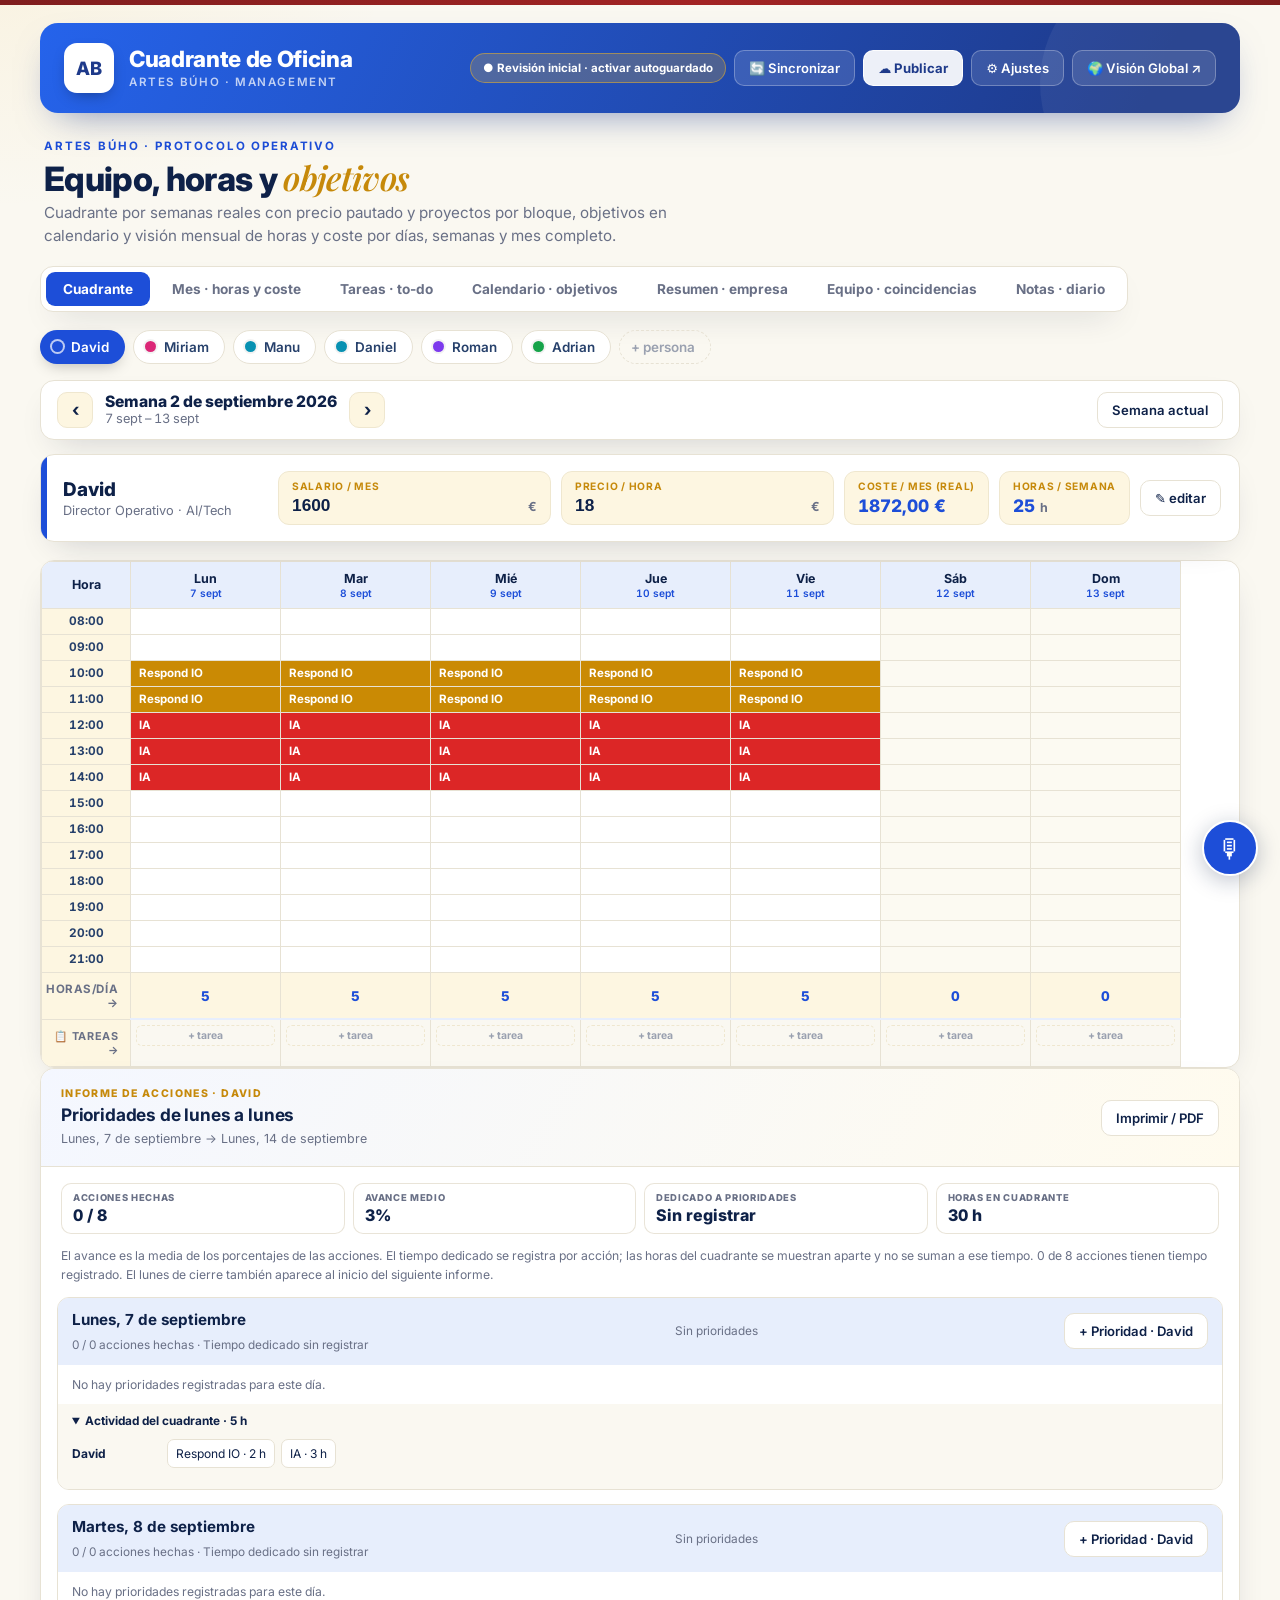
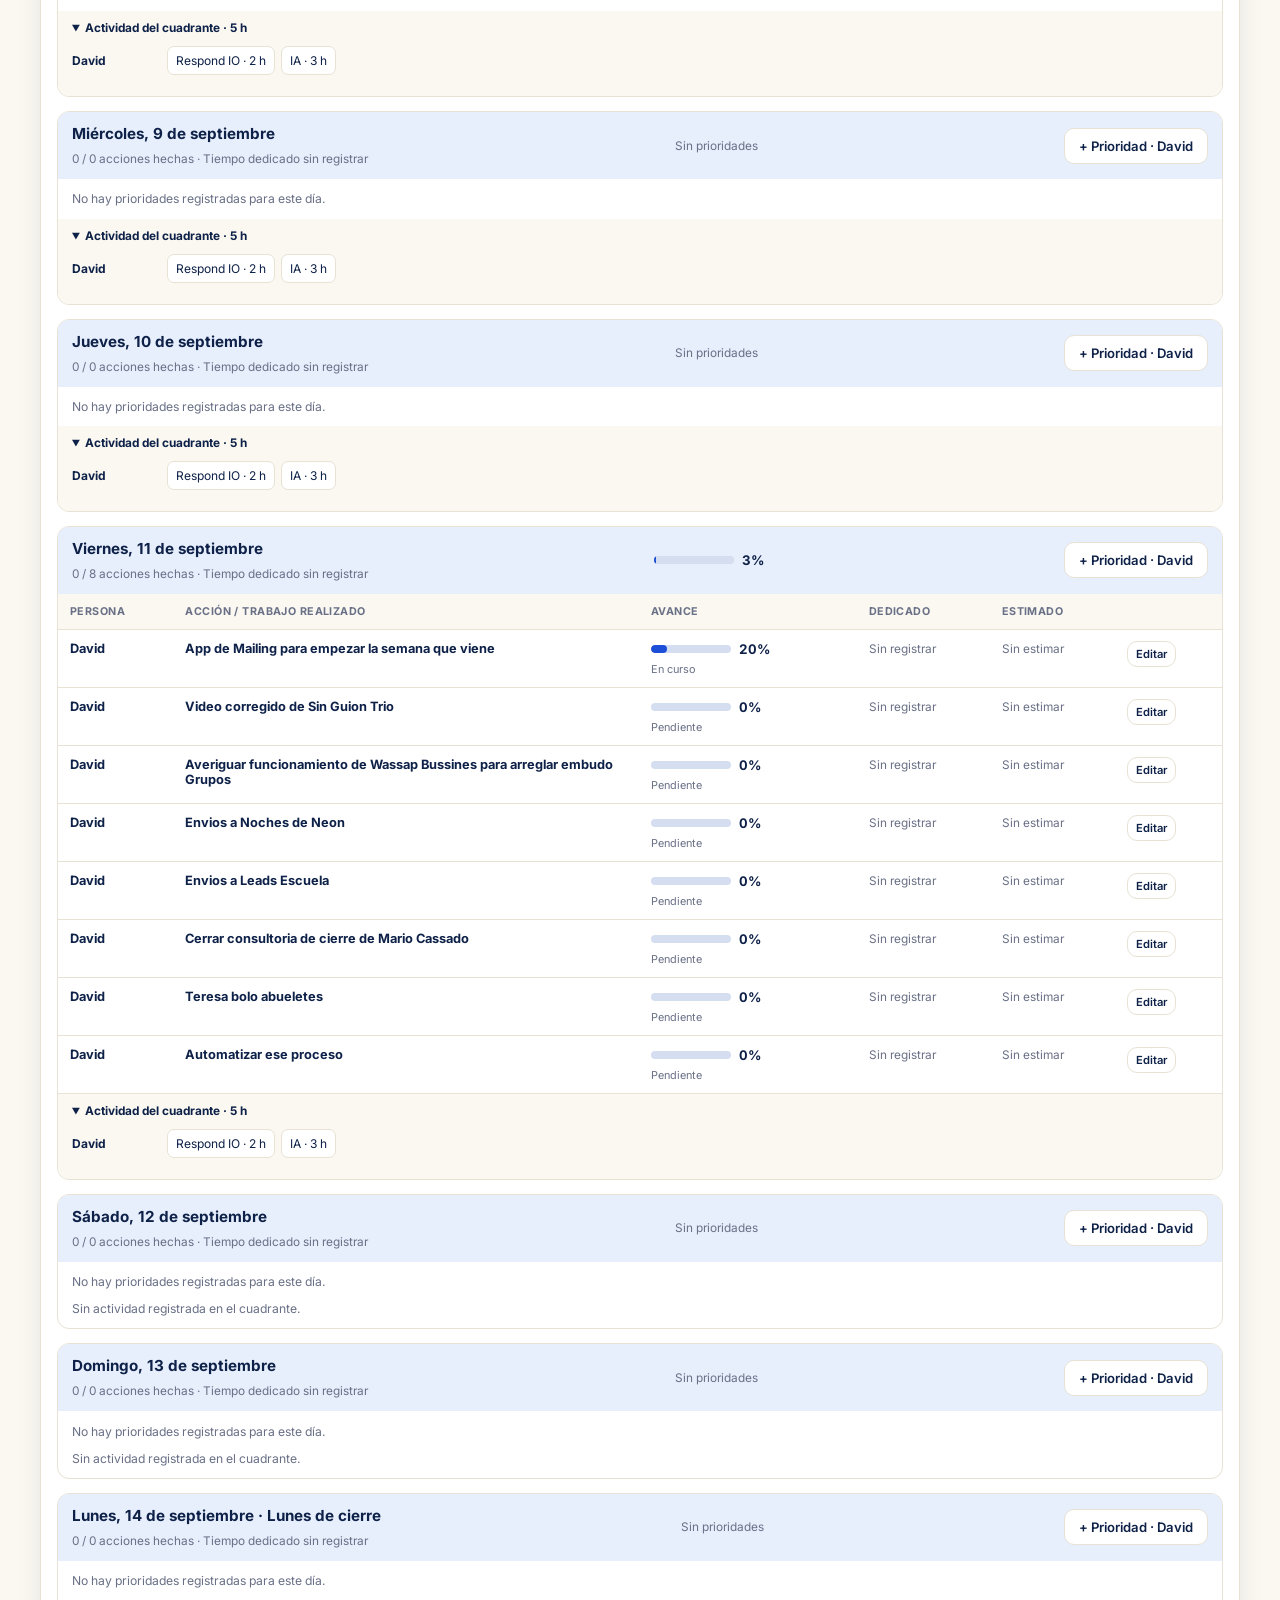
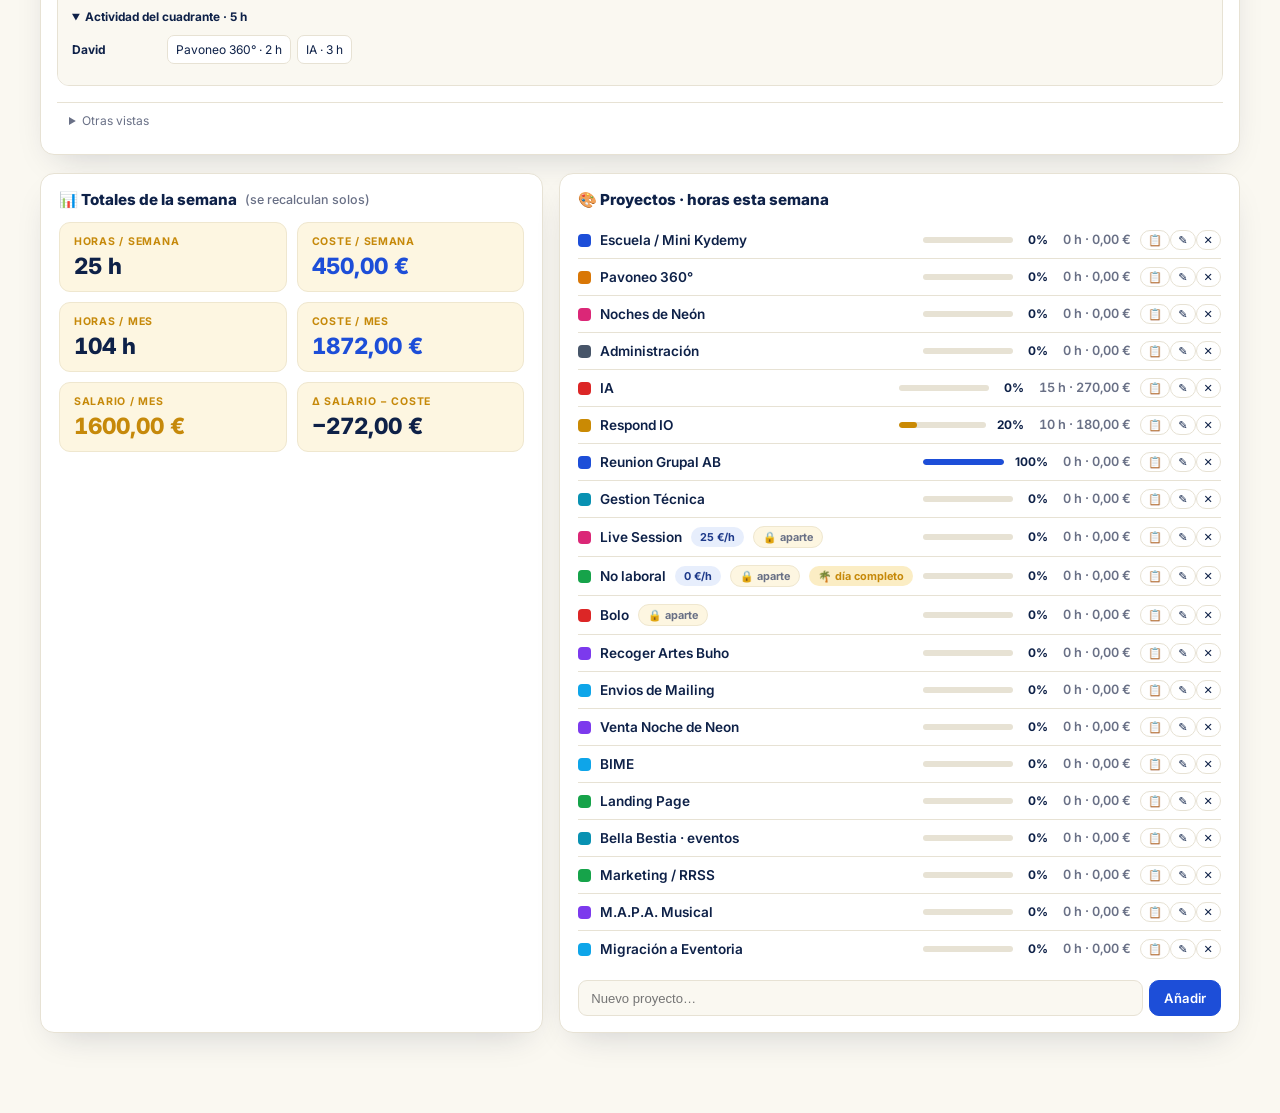
<file: index.html>
<!DOCTYPE html>
<html lang="es">
<head>
<meta charset="UTF-8">
<meta name="viewport" content="width=device-width, initial-scale=1.0">
<title>Cuadrante de Oficina · Artes Búho</title>
<link rel="preconnect" href="https://fonts.googleapis.com">
<link rel="preconnect" href="https://fonts.gstatic.com" crossorigin>
<link href="https://fonts.googleapis.com/css2?family=Inter:wght@400;500;600;700;800&family=Playfair+Display:ital,wght@1,600;1,700&display=swap" rel="stylesheet">
<style>
  :root{
    --paper:#FAF8F1;--paper-card:#FFFFFF;--cream:#FDF6E1;--cream-line:#EFE7CF;
    --navy:#0E2148;--navy-soft:#26406B;--blue:#1D4ED8;--blue-deep:#1E3A8A;--blue-bright:#2563EB;
    --blue-light:#E7EEFC;--gold:#C6890A;--gold-bright:#F0B429;--gold-soft:#FBEDC4;
    --green:#16A34A;--red:#7F1D1D;--text:#0E2148;--muted:#697086;--muted-2:#9AA1B0;--line:#E7E2D4;
    --shadow:0 14px 34px -16px rgba(18,28,58,.22);--radius:14px;
  }
  *{box-sizing:border-box}html,body{margin:0;padding:0}
  body{font-family:'Inter',system-ui,sans-serif;color:var(--text);min-height:100vh;-webkit-font-smoothing:antialiased;
    background:radial-gradient(800px 420px at 100% -6%,rgba(29,78,216,.06),transparent 60%),radial-gradient(700px 380px at 0% 0%,rgba(240,180,41,.07),transparent 55%),var(--paper);}
  .toprule{height:5px;background:linear-gradient(90deg,var(--red),#a32424 55%,var(--red))}
  .num,.tnum{font-variant-numeric:tabular-nums}
  .wrap{max-width:1240px;margin:0 auto;padding:18px 20px 80px}
  button{font-family:inherit;cursor:pointer;border:none}

  .hero{background:linear-gradient(115deg,var(--blue-bright),var(--blue-deep) 92%);border-radius:18px;padding:20px 24px;display:flex;align-items:center;justify-content:space-between;gap:18px;flex-wrap:wrap;box-shadow:0 16px 38px -18px rgba(30,58,138,.6);position:relative;overflow:hidden}
  .hero::after{content:"";position:absolute;right:-40px;top:-60px;width:240px;height:240px;border-radius:50%;background:rgba(255,255,255,.06)}
  .brand{display:flex;align-items:center;gap:15px;z-index:1}
  .glyph{width:50px;height:50px;border-radius:13px;background:#fff;display:grid;place-items:center;flex:none;font-weight:800;font-size:1.15rem;color:var(--blue-deep);letter-spacing:-.02em;box-shadow:0 6px 16px -6px rgba(0,0,0,.4)}
  .brand h1{margin:0;font-size:1.4rem;font-weight:800;color:#fff;letter-spacing:-.015em;line-height:1.05}
  .brand p{margin:4px 0 0;font-size:.72rem;letter-spacing:.14em;color:rgba(255,255,255,.72);font-weight:600}
  .top-actions{display:flex;gap:8px;flex-wrap:wrap;z-index:1;align-items:center}
  .hero .btn{background:rgba(255,255,255,.12);color:#fff;border:1px solid rgba(255,255,255,.28)}
  .hero .btn:hover{background:#fff;color:var(--blue-deep);border-color:#fff}
  .save-pill{font-size:.72rem;font-weight:700;padding:7px 12px;border-radius:999px;color:#fff;border:1px solid rgba(255,255,255,.3);background:rgba(255,255,255,.1)}
  .save-pill.ok{background:rgba(22,163,74,.22);border-color:rgba(134,239,172,.5)}
  .save-pill.dirty{background:rgba(240,180,41,.22);border-color:rgba(240,180,41,.5)}

  .page-head{padding:26px 4px 10px}
  .eyebrow{font-size:.72rem;letter-spacing:.16em;text-transform:uppercase;color:var(--blue);font-weight:700}
  .page-title{margin:7px 0 6px;font-size:2.1rem;font-weight:800;color:var(--navy);letter-spacing:-.02em;line-height:1.05}
  .page-title .ac{font-family:'Playfair Display',serif;font-style:italic;font-weight:600;color:var(--gold)}
  .page-sub{margin:0;color:var(--muted);font-size:.95rem;max-width:700px;line-height:1.5}

  .btn{background:var(--paper-card);color:var(--navy);border:1px solid var(--line);padding:9px 14px;border-radius:10px;font-size:.82rem;font-weight:600;display:inline-flex;align-items:center;gap:7px;transition:.15s}
  .btn:hover{border-color:var(--blue);color:var(--blue)}
  .btn.primary{background:var(--blue);color:#fff;border-color:var(--blue)}
  .btn.primary:hover{background:var(--blue-deep);color:#fff;border-color:var(--blue-deep)}
  .btn.ghost{background:transparent}.btn.danger:hover{border-color:#dc2626;color:#dc2626}

  .tabs{display:flex;gap:5px;background:var(--paper-card);border:1px solid var(--line);padding:5px;border-radius:13px;margin:8px 0 18px;width:fit-content;box-shadow:var(--shadow);flex-wrap:wrap}
  .tab{padding:9px 17px;border-radius:9px;font-size:.85rem;font-weight:700;color:var(--muted);background:transparent;transition:.15s}
  .tab.active{color:#fff;background:var(--blue)}.tab:hover:not(.active){color:var(--navy)}

  .people{display:flex;gap:8px;flex-wrap:wrap;margin-bottom:16px;align-items:center}
  .pill{display:inline-flex;align-items:center;gap:8px;padding:8px 15px 8px 11px;border-radius:999px;background:var(--paper-card);border:1px solid var(--line);font-size:.84rem;font-weight:600;color:var(--navy-soft);transition:.15s}
  .pill:hover{border-color:var(--blue)}
  .pill .dot{width:11px;height:11px;border-radius:50%;flex:none;box-shadow:0 0 0 2px rgba(0,0,0,.05)}
  .pill.active{color:#fff;border-color:transparent;box-shadow:0 6px 16px -6px rgba(0,0,0,.3)}
  .pill.active .dot{box-shadow:0 0 0 2px rgba(255,255,255,.7)}
  .pill.add{color:var(--muted-2);border-style:dashed;background:transparent}

  .week-nav{display:flex;align-items:center;gap:12px;background:var(--paper-card);border:1px solid var(--line);border-radius:var(--radius);padding:11px 16px;margin-bottom:14px;box-shadow:var(--shadow);flex-wrap:wrap}
  .wn-label{display:flex;flex-direction:column;line-height:1.15}
  .wn-top{font-weight:800;color:var(--navy);font-size:.98rem}
  .wn-range{color:var(--muted);font-size:.8rem;font-variant-numeric:tabular-nums}
  .week-nav .spacer{margin-left:auto}
  .iconbtn{width:36px;height:36px;border-radius:10px;display:grid;place-items:center;background:var(--cream);border:1px solid var(--cream-line);color:var(--navy);font-size:1.1rem;font-weight:700}
  .iconbtn:hover{border-color:var(--blue);color:var(--blue)}

  .person-strip{display:flex;align-items:center;gap:18px;flex-wrap:wrap;background:var(--paper-card);border:1px solid var(--line);border-radius:var(--radius);padding:16px 18px 16px 22px;margin-bottom:18px;position:relative;overflow:hidden;box-shadow:var(--shadow)}
  .person-strip::before{content:"";position:absolute;left:0;top:0;bottom:0;width:6px;background:var(--accent,var(--blue))}
  .ps-id{display:flex;flex-direction:column;gap:2px}
  .ps-id .nm{font-weight:800;font-size:1.18rem;color:var(--navy)}.ps-id .rl{color:var(--muted);font-size:.8rem}
  .ps-fields{display:flex;gap:10px;flex-wrap:wrap;margin-left:auto;align-items:center}
  .field{background:var(--cream);border:1px solid var(--cream-line);border-radius:11px;padding:8px 13px;min-width:118px}
  .field label{display:block;font-size:.64rem;text-transform:uppercase;letter-spacing:.07em;color:var(--gold);font-weight:700;margin-bottom:3px}
  .field .val{display:flex;align-items:baseline;gap:5px}
  .field input{width:100%;background:transparent;border:none;color:var(--navy);font-size:1.08rem;font-weight:800;padding:0;outline:none;font-variant-numeric:tabular-nums}
  .field .suffix{color:var(--muted);font-size:.78rem;font-weight:700}
  .field.calc .num{font-size:1.08rem;font-weight:800;color:var(--blue)}

  .grid-card{background:var(--paper-card);border:1px solid var(--line);border-radius:var(--radius);overflow:hidden;box-shadow:var(--shadow)}
  .grid-scroll{overflow-x:auto}
  table.grid{border-collapse:collapse;table-layout:fixed;width:auto}
  table.grid th,table.grid td{border:1px solid var(--line)}
  table.grid thead th{background:var(--blue-light);padding:9px 8px;font-size:.78rem;font-weight:700;color:var(--navy);text-align:center;position:sticky;top:0;overflow:hidden;user-select:none}
  table.grid thead th .sub{display:block;font-size:.64rem;color:var(--blue);font-weight:600;font-variant-numeric:tabular-nums;margin-top:1px}
  table.grid thead th.col-today{background:#D9E6FF;box-shadow:inset 0 -3px 0 var(--blue)}
  .col-resizer{position:absolute;right:0;top:0;bottom:0;width:6px;cursor:col-resize;z-index:5}
  .col-resizer::after{content:'';position:absolute;right:1px;top:15%;bottom:15%;width:2px;border-radius:2px;background:transparent;transition:.12s}
  .col-resizer:hover::after,.col-resizer.active::after{background:var(--blue)}
  .hourcell{background:var(--cream);color:var(--navy-soft);font-size:.74rem;font-weight:700;text-align:center;vertical-align:middle;padding:0 8px;white-space:nowrap;width:78px;font-variant-numeric:tabular-nums}
  td.slot{height:26px;padding:0;position:relative;cursor:pointer;transition:.1s;background:var(--paper-card)}
  td.slot:hover{outline:2px solid var(--blue);outline-offset:-2px;z-index:2}
  td.slot.col-today{background:#F4F8FF}
  td.slot .chip{height:100%;width:100%;display:flex;flex-direction:column;justify-content:center;gap:2px;padding:5px 8px;font-size:.72rem;font-weight:700;color:#fff;line-height:1.3;word-break:break-word}
  td.slot .chip .nt{font-size:.65rem;font-weight:500;color:rgba(255,255,255,.9);white-space:pre-wrap;word-break:break-word;line-height:1.35;margin-top:2px}
  td.slot .chip.half{font-size:.62rem;padding:1px 6px;gap:0;line-height:1.15}
  td.slot .chip.half .nt{display:none}
  td.slot.weekend{background:#FCFAF2}
  tfoot td{background:var(--cream);text-align:center;font-weight:800;font-size:.84rem;color:var(--blue);padding:9px 4px;font-variant-numeric:tabular-nums}
  tfoot td.lbl{color:var(--muted);font-weight:700;font-size:.72rem;text-transform:uppercase;letter-spacing:.05em;text-align:right;padding-right:12px}

  .below{display:grid;grid-template-columns:1.3fr 1fr;gap:16px;margin-top:16px}
  .below2{display:grid;grid-template-columns:1fr 1.15fr;gap:16px}
  @media(max-width:860px){.below,.below2{grid-template-columns:1fr}.ps-fields{margin-left:0;width:100%}}
  .panel{background:var(--paper-card);border:1px solid var(--line);border-radius:var(--radius);padding:16px 18px;box-shadow:var(--shadow)}
  .panel h3{margin:0 0 13px;font-size:.95rem;font-weight:800;color:var(--navy);display:flex;align-items:center;gap:8px}
  .stat-grid{display:grid;grid-template-columns:1fr 1fr;gap:10px}
  .stat{background:var(--cream);border:1px solid var(--cream-line);border-radius:11px;padding:12px 14px}
  .stat .k{font-size:.66rem;text-transform:uppercase;letter-spacing:.07em;color:var(--gold);font-weight:700}
  .stat .v{font-size:1.4rem;font-weight:800;margin-top:4px;color:var(--navy);font-variant-numeric:tabular-nums}
  .stat .v.accent{color:var(--blue)}.stat .v.gold{color:var(--gold)}.stat .v.ok{color:var(--green)}
  .legend-row{display:flex;align-items:center;gap:10px;padding:8px 0;border-bottom:1px solid var(--line);font-size:.85rem}
  .legend-row:last-child{border-bottom:none}
  .legend-row .lg-name{display:flex;align-items:center;gap:9px;color:var(--navy);font-weight:600;min-width:0;flex:1}
  .legend-row .lg-name-text{overflow:hidden;text-overflow:ellipsis;white-space:nowrap}
  .legend-row .sw{width:13px;height:13px;border-radius:4px;flex:none}
  .legend-row .hrs{font-weight:600;color:var(--muted);font-size:.8rem;font-variant-numeric:tabular-nums;white-space:nowrap}
  .prog-wrap{display:flex;align-items:center;gap:6px;width:130px;flex:none}
  .prog-bar{flex:1;height:6px;border-radius:6px;background:var(--line);overflow:hidden}
  .prog-bar .fill{height:100%;border-radius:6px;transition:.3s}
  .prog-pct{font-size:.74rem;font-weight:700;color:var(--navy);min-width:34px;text-align:right;cursor:pointer;padding:2px 5px;border-radius:6px;white-space:nowrap}
  .prog-pct:hover{background:var(--cream)}
  .prog-pct input{width:40px;background:var(--paper);border:1px solid var(--blue);border-radius:5px;color:var(--navy);font-size:.74rem;font-weight:700;padding:1px 3px;outline:none;text-align:right;font-family:inherit}
  .proj-add{margin-top:13px;display:flex;gap:6px}
  .proj-add input{flex:1;background:var(--paper);border:1px solid var(--line);border-radius:9px;color:var(--navy);padding:9px 12px;font-size:.82rem;outline:none}
  .proj-add input:focus{border-color:var(--blue)}

  /* month + calendar shared */
  .month-head{display:flex;align-items:center;justify-content:space-between;margin-bottom:14px;flex-wrap:wrap;gap:10px}
  .month-head h2{font-size:1.3rem;font-weight:800;color:var(--navy);margin:0;text-transform:capitalize}
  .cal-nav{display:flex;gap:6px}
  .scope-toggle{display:flex;gap:4px;background:var(--paper-card);border:1px solid var(--line);border-radius:11px;padding:4px}
  .seg{padding:7px 14px;border-radius:8px;font-size:.8rem;font-weight:700;color:var(--muted);background:transparent}
  .seg.active{background:var(--blue);color:#fff}
  .month-totals{display:flex;gap:14px;flex-wrap:wrap;margin-bottom:18px}
  .mt-card{background:var(--paper-card);border:1px solid var(--line);border-left:5px solid var(--blue);border-radius:14px;padding:14px 22px;box-shadow:var(--shadow)}
  .mt-card.gold{border-left-color:var(--gold-bright)}
  .mt-card .k{font-size:.66rem;text-transform:uppercase;letter-spacing:.07em;color:var(--gold);font-weight:700}
  .mt-card .v{font-size:1.7rem;font-weight:800;color:var(--navy);font-variant-numeric:tabular-nums;margin-top:3px}
  .mt-card .v.blue{color:var(--blue)}

  .cal-grid{display:grid;grid-template-columns:repeat(7,1fr);gap:6px}
  .cal-dow{text-align:center;font-size:.7rem;text-transform:uppercase;letter-spacing:.06em;color:var(--blue);padding:4px 0;font-weight:700}
  .cal-cell{min-height:104px;background:var(--paper-card);border:1px solid var(--line);border-radius:11px;padding:7px 8px;display:flex;flex-direction:column;gap:4px;cursor:pointer;transition:.12s}
  .cal-cell:hover{border-color:var(--blue)}.cal-cell.out{opacity:.4;background:#FCFAF3}
  .cal-cell.today{border-color:var(--blue);box-shadow:0 0 0 1px var(--blue) inset}
  .cal-cell .dnum{font-size:.8rem;color:var(--muted);align-self:flex-end;font-weight:700;font-variant-numeric:tabular-nums}
  .cal-cell.today .dnum{color:var(--blue)}
  .obj{font-size:.7rem;font-weight:700;padding:3px 7px;border-radius:6px;color:#fff;line-height:1.25;display:flex;align-items:center;gap:5px;cursor:pointer}
  .obj.empresa{color:var(--navy)!important;background:var(--gold-bright)!important}
  .obj .st{width:7px;height:7px;border-radius:50%;flex:none;background:rgba(255,255,255,.55)}
  .obj.empresa .st{background:rgba(14,33,72,.4)}.obj.done{text-decoration:line-through;opacity:.6}
  .obj.curso .st{background:#fff}.obj.empresa.curso .st{background:var(--navy)}
  .meeting-badge{width:100%;padding:7px 8px;border:1px solid #BCD0F8;border-left:3px solid var(--blue);border-radius:8px;background:#EDF3FF;color:var(--navy);text-align:left;font-size:.7rem;font-weight:800;line-height:1.3;display:flex;align-items:flex-start;gap:6px;box-shadow:0 3px 10px -8px var(--blue);cursor:pointer}
  .meeting-badge:hover,.meeting-badge.is-active{background:#DCE9FF;border-color:var(--blue)}
  .meeting-badge .meeting-icon{font-size:.85rem;line-height:1;flex:none}
  .meeting-badge .meeting-name{overflow-wrap:anywhere}
  .meeting-panel{margin-top:15px;background:var(--paper-card);border:1px solid #C9D7F1;border-radius:18px;overflow:hidden;box-shadow:var(--shadow)}
  .meeting-panel[hidden]{display:none}
  .meeting-panel-head{background:linear-gradient(115deg,var(--navy),var(--blue-deep));color:#fff;padding:24px 26px;display:flex;align-items:flex-start;justify-content:space-between;gap:16px;flex-wrap:wrap}
  .meeting-panel-head .meeting-kicker{font-size:.7rem;font-weight:800;letter-spacing:.12em;text-transform:uppercase;color:#F6D681}
  .meeting-panel-head h3{font-size:1.35rem;line-height:1.2;margin:8px 0 9px;color:#fff}
  .meeting-panel-head p{max-width:760px;margin:0;color:#DCE7FB;font-size:.86rem;line-height:1.55}
  .meeting-panel-actions{display:flex;gap:7px;flex-wrap:wrap}
  .meeting-panel-actions .btn{background:rgba(255,255,255,.12);border-color:rgba(255,255,255,.32);color:#fff}
  .meeting-panel-actions .btn:hover{background:#fff;color:var(--blue-deep)}
  .meeting-panel-body{padding:22px 25px 25px}
  .meeting-metrics{display:flex;gap:8px;flex-wrap:wrap;margin-bottom:20px}
  .meeting-metrics span{font-size:.7rem;font-weight:800;color:var(--blue-deep);padding:6px 10px;border-radius:999px;background:var(--blue-light)}
  .meeting-section{margin-top:20px}
  .meeting-section h4{margin:0 0 10px;color:var(--navy);font-size:.88rem}
  .meeting-card-grid{display:grid;grid-template-columns:repeat(auto-fit,minmax(230px,1fr));gap:9px}
  .meeting-card{background:var(--paper);border:1px solid var(--line);border-radius:11px;padding:14px 15px}
  .meeting-card strong{display:block;font-size:.82rem;color:var(--navy);margin-bottom:5px}
  .meeting-card p{margin:0;color:var(--muted);font-size:.78rem;line-height:1.5}
  .meeting-steps{list-style:none;padding:0;margin:0;display:grid;grid-template-columns:repeat(auto-fit,minmax(220px,1fr));gap:8px;counter-reset:meeting-step}
  .meeting-steps li{counter-increment:meeting-step;display:flex;align-items:flex-start;gap:10px;padding:11px 12px;border:1px solid var(--cream-line);border-radius:10px;background:var(--cream);font-size:.78rem;line-height:1.45}
  .meeting-steps li::before{content:counter(meeting-step);display:grid;place-items:center;flex:none;width:23px;height:23px;border-radius:7px;background:var(--gold-bright);color:var(--navy);font-size:.7rem;font-weight:800}
  .meeting-actions-list{list-style:none;padding:0;margin:0;display:grid;gap:7px}
  .meeting-actions-list li{display:flex;align-items:flex-start;gap:9px;padding:10px 12px;background:#F6F9FF;border:1px solid #DFE9FC;border-radius:9px;font-size:.79rem;line-height:1.45}
  .meeting-actions-list li::before{content:'□';font-size:1.1rem;line-height:1;color:var(--blue);flex:none}
  .meeting-takeaway{margin-top:20px;padding:14px 16px;border-left:4px solid var(--gold-bright);background:var(--cream);border-radius:0 10px 10px 0;font-size:.79rem;line-height:1.55;color:var(--navy)}
  .meeting-source{margin-top:13px;color:var(--muted);font-size:.7rem}
  .cal-cell.has-mega{box-shadow:0 0 0 1.5px #EA580C inset}
  .mega-badge{font-size:.7rem;font-weight:800;padding:3px 7px;border-radius:6px;color:#fff;background:linear-gradient(100deg,#EA580C,#C2410C);line-height:1.25;display:flex;align-items:center;gap:5px;cursor:pointer}
  .mega-list{display:flex;flex-direction:column;gap:8px;margin-top:14px}
  .mega-row{display:flex;align-items:center;gap:10px;background:var(--paper-card);border:1px solid var(--line);border-left:4px solid #EA580C;border-radius:10px;padding:9px 13px;cursor:pointer}
  .mega-row:hover{border-color:#EA580C}
  .mega-row .mg-date{font-size:.72rem;font-weight:800;color:#C2410C;min-width:64px}
  .mega-row .mg-title{font-weight:700;color:var(--navy);flex:1}
  .mega-row .mg-type{font-size:.68rem;font-weight:700;color:var(--muted);background:var(--cream);border:1px solid var(--cream-line);padding:2px 8px;border-radius:20px}

  .mday{min-height:78px;border:1px solid var(--line);border-radius:10px;padding:6px 8px;display:flex;flex-direction:column;justify-content:space-between;background:var(--paper-card)}
  .mday.out{opacity:.35}
  .mday .d{font-size:.74rem;color:var(--muted);font-weight:700;font-variant-numeric:tabular-nums;display:flex;justify-content:space-between}
  .mday .d .wd{color:var(--muted-2);font-weight:600}
  .mday .h{font-weight:800;color:var(--navy);font-size:1.05rem;font-variant-numeric:tabular-nums}
  .mday .c{font-size:.7rem;color:var(--blue);font-weight:700;font-variant-numeric:tabular-nums}
  .mday.zero .h,.mday.zero .c{color:var(--muted-2)}

  table.summary{width:100%;border-collapse:collapse;font-size:.86rem}
  table.summary th,table.summary td{padding:12px 14px;text-align:right;border-bottom:1px solid var(--line)}
  table.summary th{font-size:.66rem;text-transform:uppercase;letter-spacing:.06em;color:var(--gold);font-weight:700;text-align:right}
  table.summary th:first-child,table.summary td:first-child{text-align:left}
  table.summary td.num{font-weight:700;color:var(--navy);font-variant-numeric:tabular-nums}
  table.summary tr:hover td{background:var(--cream)}
  table.summary tfoot td{border-top:2px solid var(--blue);border-bottom:none;font-weight:800;color:var(--blue);padding-top:14px;font-variant-numeric:tabular-nums}
  table.summary tfoot td:first-child{color:var(--navy)}
  .nm-cell{display:flex;align-items:center;gap:10px}
  .nm-cell .dot{width:11px;height:11px;border-radius:50%;flex:none}
  .nm-cell .rl{color:var(--muted-2);font-size:.72rem;font-weight:400}

  .pop{position:fixed;z-index:60;background:var(--paper-card);border:1px solid var(--line);border-radius:13px;box-shadow:var(--shadow);padding:10px;width:300px}
  .pop h4{margin:0 0 9px;font-size:.68rem;text-transform:uppercase;letter-spacing:.06em;color:var(--gold);font-weight:700}
  .pop .opt{display:flex;align-items:center;gap:9px;padding:7px 9px;border-radius:8px;font-size:.82rem;font-weight:600;color:var(--navy);cursor:pointer}
  .pop .opt:hover{background:var(--blue-light)}.pop .opt .sw{width:13px;height:13px;border-radius:4px;flex:none}
  .pop .opt.clear{color:var(--muted)}.pop .note-in{margin-top:8px}
  .pop .opt.copy{color:var(--gold);border-bottom:1px dashed var(--line);border-radius:8px 8px 0 0;margin-bottom:2px}
  .pop .pop-split{font-size:.72rem;font-weight:700;color:var(--blue);padding:7px 9px;cursor:pointer;border-top:1px dashed var(--line);margin-top:5px;border-radius:8px}
  .pop .pop-split:hover{background:var(--blue-light)}
  .pop .note-in textarea{width:100%;background:var(--paper);border:1px solid var(--line);border-radius:8px;color:var(--navy);padding:7px 10px;font-size:.78rem;outline:none;resize:vertical;min-height:70px;font-family:inherit;line-height:1.45}
  .pop .note-in textarea:focus{border-color:var(--blue)}
  .pop .note-in .hint-key{font-size:.64rem;color:var(--muted-2);margin-top:4px;text-align:right}

  .scrim{position:fixed;inset:0;background:rgba(14,33,72,.45);backdrop-filter:blur(3px);z-index:70;display:grid;place-items:center;padding:18px}
  .modal{background:var(--paper-card);border:1px solid var(--line);border-radius:18px;width:100%;max-width:460px;box-shadow:0 30px 70px -20px rgba(14,33,72,.5);overflow:hidden;max-height:92vh;overflow-y:auto}
  .modal header{padding:18px 20px;border-bottom:1px solid var(--line);display:flex;justify-content:space-between;align-items:center}
  .modal header h3{margin:0;font-size:1.05rem;font-weight:800;color:var(--navy)}
  .modal .body{padding:18px 20px;display:flex;flex-direction:column;gap:13px}
  .modal footer{padding:14px 20px;border-top:1px solid var(--line);display:flex;justify-content:space-between;gap:8px}
  .inp{display:flex;flex-direction:column;gap:5px}
  .inp label{font-size:.7rem;text-transform:uppercase;letter-spacing:.05em;color:var(--muted);font-weight:600}
  .inp input,.inp select,.inp textarea{background:var(--paper);border:1px solid var(--line);border-radius:10px;color:var(--navy);padding:10px 12px;font-family:inherit;font-size:.88rem;outline:none}
  .inp input:focus,.inp select:focus,.inp textarea:focus{border-color:var(--blue)}
  .inp.row{flex-direction:row;gap:10px}.inp.row>div{flex:1;display:flex;flex-direction:column;gap:5px}
  .swatches{display:flex;gap:7px;flex-wrap:wrap}
  .swatches .s{width:26px;height:26px;border-radius:8px;cursor:pointer;border:2px solid transparent}
  .swatches .s.sel{border-color:var(--navy);transform:scale(1.12)}
  .divider{height:1px;background:var(--line);margin:4px 0}
  .hint{font-size:.74rem;color:var(--muted);line-height:1.55}.hint b{color:var(--navy)}
  ::-webkit-scrollbar{height:9px;width:9px}::-webkit-scrollbar-thumb{background:var(--line);border-radius:9px}
  ::-webkit-scrollbar-track{background:transparent}
  .toast{position:fixed;bottom:22px;left:50%;transform:translateX(-50%);background:var(--navy);border:1px solid var(--blue);color:#fff;padding:11px 18px;border-radius:11px;font-size:.84rem;font-weight:600;z-index:90;box-shadow:var(--shadow);opacity:0;transition:.25s;pointer-events:none}
  .toast.show{opacity:1}
  body.money-locked .mv{visibility:hidden}
  body.money-locked .mv-field{visibility:hidden}
  .lock-banner{display:flex;align-items:center;gap:10px;background:var(--cream);border:1.5px dashed var(--cream-line);border-radius:11px;padding:9px 15px;color:var(--muted);font-size:.83rem;flex:1;cursor:default}
  .lock-banner .li{font-size:1.1rem}
  .lock-banner b{color:var(--navy)}
  .paste-bar{display:flex;align-items:center;gap:10px;background:var(--gold-soft);border:1.5px dashed var(--gold);border-radius:11px;padding:9px 15px;color:var(--navy);font-size:.83rem;margin-bottom:12px}
  .paste-bar b{color:var(--blue-deep)}
  .team-cal-wrap{display:grid;grid-template-columns:repeat(7,1fr);gap:3px}
  .tc-dow{font-size:.68rem;font-weight:700;color:var(--muted);text-align:center;padding:5px 2px}
  .tc-day{background:var(--paper-card);border:1px solid var(--line);border-radius:8px;padding:5px 5px 4px;min-height:76px;font-size:.63rem}
  .tc-day.out{background:transparent;border-color:transparent;opacity:.25;pointer-events:none}
  .tc-day.tc-today{box-shadow:0 0 0 2px var(--blue) inset}
  .tc-day.tc-all{background:var(--gold-soft);border-color:var(--gold)}
  .tc-day.tc-some{background:var(--blue-light);border-color:#93b4f7}
  .tc-dnum{font-weight:800;color:var(--navy);margin-bottom:3px;font-size:.71rem}
  .tc-prow{display:flex;align-items:center;gap:3px;padding:1px 2px;border-radius:3px}
  .tc-prow .dot{width:6px;height:6px;border-radius:50%;flex:none}
  .tc-prow .pname{overflow:hidden;text-overflow:ellipsis;white-space:nowrap;flex:1;font-weight:600}
  .tc-prow .phrs{font-weight:700;white-space:nowrap}
  .tc-badge{font-size:.58rem;font-weight:700;margin-top:3px;padding:1px 4px;border-radius:4px;display:inline-block}
  .tc-badge.all{color:var(--gold);background:rgba(198,137,10,.15)}
  .tc-badge.some{color:var(--blue);background:rgba(29,78,216,.1)}
  .eq-legend{display:flex;gap:14px;flex-wrap:wrap;margin-bottom:12px;align-items:center}
  .eq-legend-item{display:flex;align-items:center;gap:5px;font-size:.78rem;font-weight:600;color:var(--navy)}
  .eq-legend-item .swatch{width:13px;height:13px;border-radius:4px;flex:none}
  .notes-compose{background:var(--paper-card);border:1px solid var(--line);border-radius:var(--radius);padding:18px 20px;margin-bottom:16px;box-shadow:var(--shadow)}
  .nc-row{display:flex;align-items:flex-end;gap:10px;margin-bottom:10px;flex-wrap:wrap}
  .nc-fields{display:flex;gap:10px;flex:1;flex-wrap:wrap;align-items:flex-end}
  .nc-field{display:flex;flex-direction:column;gap:4px}
  .nc-field label{font-size:.67rem;font-weight:700;text-transform:uppercase;letter-spacing:.09em;color:var(--gold)}
  .nc-field input[type=date],.nc-field select{background:var(--cream);border:1px solid var(--cream-line);border-radius:9px;padding:8px 11px;color:var(--navy);font-size:.88rem;font-weight:600;outline:none;font-family:inherit;cursor:pointer}
  .nc-field input[type=date]:focus,.nc-field select:focus{border-color:var(--blue)}
  #noteText{width:100%;background:var(--cream);border:1px solid var(--cream-line);border-radius:9px;padding:10px 13px;color:var(--navy);font-size:.9rem;font-family:inherit;resize:vertical;outline:none;line-height:1.6;min-height:90px}
  #noteText:focus{border-color:var(--blue)}
  .note-card{background:var(--paper-card);border:1px solid var(--line);border-radius:var(--radius);padding:16px 18px;margin-bottom:10px;box-shadow:var(--shadow);transition:.1s}
  .note-head{display:flex;align-items:center;gap:9px;margin-bottom:10px;flex-wrap:wrap}
  .note-date-badge{font-size:.79rem;font-weight:800;color:var(--blue);background:var(--blue-light);padding:4px 11px;border-radius:8px;white-space:nowrap}
  .note-who{display:flex;align-items:center;gap:5px;font-size:.77rem;font-weight:600;color:var(--muted);white-space:nowrap}
  .note-who .dot{width:9px;height:9px;border-radius:50%;flex:none}
  .note-actions{margin-left:auto;display:flex;gap:6px}
  .note-body{font-size:.91rem;line-height:1.65;color:var(--text);white-space:pre-wrap;word-break:break-word}
  .note-edit-area{width:100%;background:var(--cream);border:1px solid var(--blue);border-radius:9px;padding:9px 12px;font-size:.9rem;font-family:inherit;color:var(--navy);resize:vertical;outline:none;line-height:1.6;margin-top:4px;min-height:80px}
  .notes-empty{padding:24px 0;text-align:center;color:var(--muted);font-size:.88rem}

  /* ===== TAREAS ===== */
  .task-compose{background:var(--paper-card);border:1px solid var(--line);border-radius:var(--radius);padding:16px 18px;margin-bottom:16px;box-shadow:var(--shadow)}
  .tc-grid{display:flex;gap:10px;flex-wrap:wrap;align-items:flex-end}
  .tc-in{display:flex;flex-direction:column;gap:4px}
  .tc-in.grow{flex:1;min-width:200px}
  .tc-in label{font-size:.66rem;font-weight:700;text-transform:uppercase;letter-spacing:.08em;color:var(--gold)}
  .tc-in input[type=text],.tc-in input[type=date],.tc-in select{background:var(--cream);border:1px solid var(--cream-line);border-radius:9px;padding:9px 11px;color:var(--navy);font-size:.86rem;font-weight:600;outline:none;font-family:inherit}
  .tc-in input[type=text]{font-weight:500}
  .tc-in input:focus,.tc-in select:focus{border-color:var(--blue)}
  .task-item{display:flex;align-items:flex-start;gap:11px;background:var(--paper-card);border:1px solid var(--line);border-radius:12px;padding:12px 14px;margin-bottom:9px;box-shadow:var(--shadow);transition:.1s}
  .task-item.done{opacity:.62}
  .task-check{width:22px;height:22px;border-radius:7px;border:2px solid var(--line);flex:none;display:grid;place-items:center;cursor:pointer;margin-top:1px;font-size:.8rem;color:#fff;background:var(--paper)}
  .task-check.on{background:var(--green);border-color:var(--green)}
  .task-main{flex:1;min-width:0}
  .task-text{font-size:.92rem;font-weight:600;color:var(--text);line-height:1.4;word-break:break-word}
  .task-item.done .task-text{text-decoration:line-through}
  .task-meta{display:flex;gap:7px;flex-wrap:wrap;margin-top:7px;align-items:center}
  .tag{font-size:.68rem;font-weight:700;padding:3px 9px;border-radius:999px;display:inline-flex;align-items:center;gap:5px;white-space:nowrap}
  .tag .tdot{width:8px;height:8px;border-radius:50%;flex:none}
  .tag.owner{color:#fff}
  .tag.proj{background:var(--blue-light);color:var(--blue-deep)}
  .tag.by{background:var(--gold-soft);color:var(--gold)}
  .tag.freq{background:#EDE9FE;color:#6d28d9}
  .tag.due{background:var(--cream);color:var(--muted);border:1px solid var(--cream-line)}
  .tag.due.over{background:#FEE2E2;color:#b91c1c;border-color:#fecaca}
  .tag.due.soon{background:#FEF3C7;color:#92400e}
  .tag.st-pend{background:var(--cream);color:var(--muted)}
  .tag.st-curso{background:var(--blue-light);color:var(--blue)}
  .tag.st-done{background:#DCFCE7;color:var(--green)}
  .task-actions{display:flex;gap:5px;flex:none}
  .task-empty{padding:22px 0;text-align:center;color:var(--muted);font-size:.88rem}
  .task-sec-hint{font-size:.82rem;color:var(--muted);margin:2px 0 14px;line-height:1.5}
  /* cajón de tareas dentro del cuadrante */
  tfoot td.taskdrawer{background:var(--paper);vertical-align:top;padding:5px 5px 7px;text-align:left;border-top:2px solid var(--blue-light)}
  tfoot td.taskdrawer.col-today{background:#F4F8FF}
  .td-wrap{display:flex;flex-direction:column;gap:4px;min-height:34px}
  .td-chip{display:flex;align-items:flex-start;gap:5px;font-size:.68rem;font-weight:700;padding:3px 6px;border-radius:6px;cursor:pointer;line-height:1.25;color:#fff;white-space:normal;word-break:break-word;text-align:left}
  .td-chip .tk{width:13px;height:13px;border-radius:4px;border:1.5px solid rgba(255,255,255,.85);flex:none;display:grid;place-items:center;font-size:.62rem;margin-top:1px}
  .td-chip.done{opacity:.55;text-decoration:line-through}
  .td-chip.done .tk{background:rgba(255,255,255,.3)}
  .td-add{font-size:.65rem;font-weight:700;color:var(--muted-2);background:transparent;border:1px dashed var(--cream-line);border-radius:6px;padding:3px 0;cursor:pointer;width:100%}
  .td-add:hover{color:var(--blue);border-color:var(--blue)}
  .drawer-lbl{color:var(--muted);font-weight:700;font-size:.68rem;text-transform:uppercase;letter-spacing:.05em;text-align:right;padding-right:12px;vertical-align:top}

  /* ===== PRIORIDADES DIARIAS ===== */
  .priority-board{background:var(--paper-card);border:1px solid var(--line);border-radius:var(--radius);margin-bottom:18px;box-shadow:var(--shadow);overflow:hidden}
  .prio-head{display:flex;align-items:center;justify-content:space-between;gap:18px;padding:18px 20px;background:linear-gradient(120deg,#F4F7FF,#FFFBEE);border-bottom:1px solid var(--line);flex-wrap:wrap}
  .prio-kicker{font-size:.66rem;font-weight:800;letter-spacing:.13em;text-transform:uppercase;color:var(--gold);margin-bottom:4px}
  .prio-head h3{font-size:1.08rem;margin:0;color:var(--navy);letter-spacing:-.01em}
  .prio-head p{font-size:.78rem;color:var(--muted);margin:5px 0 0;line-height:1.4}
  .prio-summary{display:flex;align-items:stretch;gap:8px;flex-wrap:wrap}
  .prio-stat{min-width:104px;background:rgba(255,255,255,.78);border:1px solid rgba(231,226,212,.9);border-radius:10px;padding:8px 11px}
  .prio-stat .k{display:block;font-size:.59rem;font-weight:800;text-transform:uppercase;letter-spacing:.07em;color:var(--muted)}
  .prio-stat .v{display:block;font-size:1rem;font-weight:800;color:var(--navy);margin-top:2px;font-variant-numeric:tabular-nums}
  .prio-stat .v.blue{color:var(--blue)}
  .prio-days{display:grid;grid-template-columns:repeat(7,1fr);gap:6px;padding:10px 12px;border-bottom:1px solid var(--line);background:var(--paper)}
  .prio-day{min-width:0;background:transparent;border:1px solid transparent;border-radius:10px;padding:8px 6px;color:var(--muted);text-align:center;transition:.15s}
  .prio-day:hover{border-color:var(--blue-light);color:var(--blue)}
  .prio-day.active{background:var(--blue);color:#fff;box-shadow:0 6px 14px -8px rgba(29,78,216,.85)}
  .prio-day.today:not(.active){background:var(--blue-light);color:var(--blue-deep)}
  .prio-day .dn{display:block;font-size:.68rem;font-weight:800;text-transform:uppercase;letter-spacing:.06em}
  .prio-day .dd{display:block;font-size:.95rem;font-weight:800;margin-top:2px;font-variant-numeric:tabular-nums}
  .prio-day .dc{display:block;font-size:.61rem;font-weight:700;margin-top:3px;opacity:.78;white-space:nowrap;overflow:hidden;text-overflow:ellipsis}
  .prio-panel{padding:13px 16px 15px}
  .prio-day-progress{display:grid;grid-template-columns:auto minmax(120px,1fr) auto;align-items:center;gap:10px;margin-bottom:13px;color:var(--muted);font-size:.74rem;font-weight:700}
  .prio-progress-track{height:8px;border-radius:99px;background:var(--blue-light);overflow:hidden}
  .prio-progress-fill{height:100%;border-radius:inherit;background:linear-gradient(90deg,var(--blue),#22C55E);transition:width .25s ease}
  .prio-list{display:flex;flex-direction:column;gap:6px}
  .prio-row{display:grid;grid-template-columns:35px minmax(0,1fr) 154px auto;gap:8px;align-items:center;border:1px solid var(--line);border-radius:11px;padding:7px 8px 7px 6px;background:#fff;transition:.15s}
  .prio-row:hover{border-color:#C9D6F5;box-shadow:0 8px 20px -18px rgba(14,33,72,.55)}
  .prio-row.done{background:#F7FBF7;border-color:#D7ECD9}
  .prio-rank{display:flex;flex-direction:column;align-items:center;gap:3px}
  .prio-num{font-size:.63rem;font-weight:800;color:var(--muted-2);font-variant-numeric:tabular-nums}
  .prio-check{width:23px;height:23px;border-radius:7px;border:2px solid #CCD3E0;background:var(--paper);color:#fff;display:grid;place-items:center;font-size:.72rem;font-weight:900;padding:0}
  .prio-check:hover{border-color:var(--green)}
  .prio-check.on{background:var(--green);border-color:var(--green)}
  .prio-main{min-width:0}
  .prio-title{display:block;width:100%;border:0;background:transparent;padding:0 2px 3px;color:var(--navy);font:600 .84rem/1.3 'Inter',system-ui,sans-serif;outline:none}
  .prio-title:focus{box-shadow:inset 0 -2px 0 var(--blue)}
  .prio-row.done .prio-title{text-decoration:line-through;color:var(--muted)}
  .prio-progress-row{display:grid;grid-template-columns:minmax(100px,1fr) 38px;gap:8px;align-items:center}
  .prio-range{width:100%;height:4px;accent-color:var(--blue);cursor:pointer}
  .prio-pct{font-size:.68rem;font-weight:800;color:var(--blue);text-align:right;font-variant-numeric:tabular-nums}
  .prio-duration,.prio-add-duration{display:flex;align-items:center;justify-content:center;gap:5px;border:1px solid var(--cream-line);background:var(--cream);border-radius:9px;padding:5px 7px;white-space:nowrap}
  .prio-duration label,.prio-add-duration label{display:flex;align-items:center;gap:2px;min-width:0}
  .prio-duration input,.prio-add-duration input{width:39px;border:0;background:transparent;outline:none;color:var(--navy);font:800 .78rem 'Inter',system-ui,sans-serif;text-align:right;font-variant-numeric:tabular-nums;padding:2px 0}
  .prio-duration span,.prio-add-duration span{font-size:.62rem;font-weight:800;color:var(--muted)}
  .prio-actions{display:flex;align-items:center;gap:3px}
  .prio-action{width:26px;height:26px;border-radius:7px;background:transparent;color:var(--muted);font-size:.73rem;font-weight:800;padding:0}
  .prio-action:hover{background:var(--blue-light);color:var(--blue)}
  .prio-action:disabled{opacity:.25;cursor:default;background:transparent;color:var(--muted)}
  .prio-action.del:hover{background:#FEE2E2;color:#B91C1C}
  .prio-empty{text-align:center;padding:22px 12px;color:var(--muted);font-size:.84rem;border:1px dashed var(--line);border-radius:11px}
  .prio-add{display:grid;grid-template-columns:minmax(180px,1fr) 154px auto;gap:8px;margin-top:10px;padding-top:10px;border-top:1px solid var(--line)}
  .prio-add>input{background:var(--cream);border:1px solid var(--cream-line);border-radius:9px;padding:9px 11px;color:var(--navy);font:500 .84rem 'Inter',system-ui,sans-serif;outline:none;min-width:0}
  .prio-add>input:focus{border-color:var(--blue)}
  @media(max-width:760px){
    .prio-head{align-items:flex-start}.prio-summary{width:100%}.prio-stat{flex:1}
    .prio-days{display:flex;overflow-x:auto}.prio-day{min-width:78px;flex:1}
    .prio-panel{padding:11px 10px 13px}.prio-row{grid-template-columns:32px minmax(0,1fr) auto}.prio-duration{grid-column:2;justify-self:start}.prio-actions{grid-column:3;grid-row:1/3}
    .prio-add{grid-template-columns:1fr 144px}.prio-add .btn{grid-column:1/-1;justify-content:center}
  }
  body.no-team-money .tv{visibility:hidden}
</style>
</head>
<body>
<div class="toprule"></div>
<div class="wrap">
  <div class="hero">
    <div class="brand">
      <div class="glyph">AB</div>
      <div><h1>Cuadrante de Oficina</h1><p>ARTES BÚHO · MANAGEMENT</p></div>
    </div>
    <div class="top-actions">
      <span class="save-pill" id="saveStatus">✓ Guardado local</span>
      <button class="btn" id="syncBtn" onclick="pullRemote()" title="Descarga la última versión publicada y sustituye tu copia local — úsalo si alguien ha publicado y no ves sus cambios">🔄 Sincronizar</button>
      <button class="btn" id="publishBtn" onclick="publishToGitHub()" style="background:rgba(255,255,255,.92);color:var(--blue-deep);font-weight:700;border-color:rgba(255,255,255,.9)">☁ Publicar</button>
      <button class="btn" onclick="openSettings()">⚙ Ajustes</button>
      <a class="btn" href="vision-global.html" target="_blank" rel="noopener" style="text-decoration:none">🌍 Visión Global ↗</a>
    </div>
  </div>

  <div class="page-head">
    <div class="eyebrow">Artes Búho · Protocolo operativo</div>
    <h2 class="page-title">Equipo, horas y <span class="ac">objetivos</span></h2>
    <p class="page-sub">Cuadrante por semanas reales con precio pautado y proyectos por bloque, objetivos en calendario y visión mensual de horas y coste por días, semanas y mes completo.</p>
  </div>

  <div id="appHealth" role="status" style="padding:12px;margin:12px 0;border:1px solid #d8bd80;border-radius:12px;background:#fff9e9;color:#162c52">
    <span id="appHealthText">Abriendo el cuadrante… Si tarda, puedes reintentar sin borrar tus datos.</span>
    <button class="btn" onclick="location.reload()">Reintentar</button>
    <button class="btn" id="appRecoveryDownload" hidden onclick="AppStability.download()">Descargar copia original</button>
  </div>
  <div class="tabs">
    <button class="tab active" data-tab="cuadrante" onclick="switchTab('cuadrante')">Cuadrante</button>
    <button class="tab" data-tab="mes" onclick="switchTab('mes')">Mes · horas y coste</button>
    <button class="tab" data-tab="tareas" onclick="switchTab('tareas')">Tareas · to-do</button>
    <button class="tab" data-tab="calendario" onclick="switchTab('calendario')">Calendario · objetivos</button>
    <button class="tab" data-tab="resumen" onclick="switchTab('resumen')">Resumen · empresa</button>
    <button class="tab" data-tab="equipo" onclick="switchTab('equipo')">Equipo · coincidencias</button>
    <button class="tab" data-tab="notas" onclick="switchTab('notas')">Notas · diario</button>
  </div>

  <div class="people" id="people"></div>

  <!-- ===== CUADRANTE ===== -->
  <section id="view-cuadrante">
    <div class="week-nav">
      <button class="iconbtn" onclick="weekMove(-1)">‹</button>
      <div class="wn-label"><span class="wn-top" id="wnTop"></span><span class="wn-range" id="wnRange"></span></div>
      <button class="iconbtn" onclick="weekMove(1)">›</button>
      <button class="btn ghost spacer" onclick="weekToday()">Semana actual</button>
    </div>
    <div class="person-strip" id="personStrip"></div>
    <div class="paste-bar" id="pasteBar" style="display:none"></div>
    <div class="grid-card"><div class="grid-scroll"><table class="grid" id="gridTable"></table></div></div>
    <section class="priority-board" id="priorityBoard" aria-label="Prioridades diarias"></section>
    <div class="below">
      <div class="panel">
        <h3>📊 Totales de la semana <span style="color:var(--muted);font-weight:500;font-size:.78rem">(se recalculan solos)</span></h3>
        <div class="stat-grid" id="statGrid"></div>
      </div>
      <div class="panel">
        <h3>🎨 Proyectos · horas esta semana</h3>
        <div id="legend"></div>
        <div class="proj-add">
          <input id="newProj" type="text" placeholder="Nuevo proyecto…" onkeydown="if(event.key==='Enter')addProject()">
          <button class="btn primary" onclick="addProject()">Añadir</button>
        </div>
      </div>
    </div>
  </section>

  <!-- ===== MES (horas y coste) ===== -->
  <section id="view-mes" style="display:none">
    <div class="month-head">
      <div class="cal-nav">
        <button class="iconbtn" onclick="monthMove(-1)">‹</button>
        <button class="btn" onclick="monthToday()">Hoy</button>
        <button class="iconbtn" onclick="monthMove(1)">›</button>
      </div>
      <h2 id="mesTitle"></h2>
      <div class="scope-toggle">
        <button class="seg active" id="scPerson" onclick="setScope('person')">Persona</button>
        <button class="seg" id="scEmpresa" onclick="setScope('empresa')">Empresa</button>
      </div>
    </div>
    <div class="month-totals" id="mesTotals"></div>
    <div class="below2">
      <div class="panel">
        <h3>🗓️ Por semanas del mes</h3>
        <table class="summary" id="mesWeeks"></table>
      </div>
      <div class="panel">
        <h3>📌 Distribución por días</h3>
        <div class="cal-grid" id="mesDow"></div>
        <div class="cal-grid" id="mesDays" style="margin-top:6px"></div>
        <p class="hint" style="margin-top:12px">Cada día muestra las horas de oficina y su coste. La intensidad del fondo indica la carga.</p>
      </div>
    </div>
  </section>

  <!-- ===== CALENDARIO (objetivos) ===== -->
  <section id="view-calendario" style="display:none">
    <div class="person-strip" id="personStripCal"></div>
    <div class="month-head">
      <div class="cal-nav">
        <button class="iconbtn" onclick="calMove(-1)">‹</button>
        <button class="btn" onclick="calToday()">Hoy</button>
        <button class="iconbtn" onclick="calMove(1)">›</button>
      </div>
      <h2 id="calTitle"></h2>
      <div style="display:flex;gap:8px">
        <button class="btn" style="background:linear-gradient(100deg,#EA580C,#C2410C);color:#fff;border-color:#C2410C" onclick="openBigEvent()">🎪 Evento grande</button>
        <button class="btn" onclick="openMeeting()">+ Reunión</button>
        <button class="btn primary" onclick="openObjective()">+ Objetivo</button>
      </div>
    </div>
    <div class="cal-grid" id="calDow"></div>
    <div class="cal-grid" id="calGrid" style="margin-top:6px"></div>
    <div class="meeting-panel" id="meetingPanel" hidden></div>
    <p class="hint" style="margin-top:14px">Las reuniones se abren debajo del calendario al pulsar su tarjeta. Los objetivos en <span style="color:var(--gold);font-weight:700">dorado</span> son de la empresa (se ven con cualquier persona).</p>
    <div class="panel" style="margin-top:18px">
      <h3>🎪 Eventos grandes <span style="color:var(--muted);font-weight:500;font-size:.78rem">(NDN, Maquillaje Rock, Producción Externa… implican más gestión para todo el equipo)</span></h3>
      <div class="mega-list" id="megaList"></div>
    </div>
  </section>

  <!-- ===== TAREAS ===== -->
  <section id="view-tareas" style="display:none">
    <div class="tabs" id="taskSubTabs" style="margin-top:0">
      <button class="tab active" data-sub="todo" onclick="switchTaskSub('todo')">✓ To-Do</button>
      <button class="tab" data-sub="recur" onclick="switchTaskSub('recur')">🔁 Recurrentes</button>
      <button class="tab" data-sub="extra" onclick="switchTaskSub('extra')">⚡ Extraordinarias</button>
      <button class="tab" data-sub="hitos" onclick="switchTaskSub('hitos')">🏁 Hitos</button>
    </div>
    <div id="taskArea"></div>
  </section>

  <!-- ===== RESUMEN ===== -->
  <section id="view-resumen" style="display:none">
    <div class="month-head">
      <div class="cal-nav">
        <button class="iconbtn" onclick="resMove(-1)">‹</button>
        <button class="btn" onclick="resToday()">Hoy</button>
        <button class="iconbtn" onclick="resMove(1)">›</button>
      </div>
      <h2 id="resTitle"></h2><span></span>
    </div>
    <div class="panel" style="padding:0;overflow:hidden"><table class="summary" id="summaryTable"></table></div>
    <p class="hint" style="margin-top:14px">Horas y coste <b>reales del mes</b> (suma de las semanas con bloques asignados). El <b>delta</b> compara el coste con el salario: positivo = el salario cubre las horas pautadas; negativo = las horas valen más.</p>
  </section>
</div>

  <!-- ===== EQUIPO ===== -->
  <section id="view-equipo" style="display:none">
    <div class="month-head">
      <div class="cal-nav">
        <button class="iconbtn" onclick="eqMove(-1)">‹</button>
        <button class="btn" onclick="eqToday()">Hoy</button>
        <button class="iconbtn" onclick="eqMove(1)">›</button>
      </div>
      <h2 id="eqTitle"></h2>
    </div>
    <div class="eq-legend" id="eqLegend"></div>
    <div class="panel">
      <div class="team-cal-wrap" id="eqDow"></div>
      <div class="team-cal-wrap" id="eqGrid" style="margin-top:3px"></div>
    </div>
    <p class="hint" style="margin-top:12px">Fondo <b style="color:var(--gold)">dorado</b> = todo el equipo coincide ese día · Fondo <b style="color:var(--blue)">azul</b> = 2 o más personas coinciden.</p>
  </section>

  <!-- ===== NOTAS ===== -->
  <section id="view-notas" style="display:none">
    <div class="notes-compose">
      <div class="nc-row">
        <div class="nc-fields">
          <div class="nc-field">
            <label>Fecha</label>
            <input type="date" id="noteDate">
          </div>
          <div class="nc-field">
            <label>Autor</label>
            <select id="noteOwner"></select>
          </div>
        </div>
        <button class="btn primary" onclick="saveNewNote()">Guardar nota</button>
      </div>
      <textarea id="noteText" placeholder="Escribe aquí la nota, aviso o especificación del día… (Enter para saltos de línea, Ctrl+Enter para guardar)" onkeydown="if(event.key==='Enter'&&event.ctrlKey)saveNewNote()"></textarea>
    </div>
    <div id="notesList"></div>
  </section>
</div>

<div id="popHost"></div>
<div id="modalHost"></div>
<div class="toast" id="toast"></div>

<link rel="stylesheet" href="priorities-report.css">
<script src="priorities-report.js"></script>
<link rel="stylesheet" href="voice-priorities.css">
<script src="voice-priorities.js?v=20261016-1"></script>
<script src="voice-ai.js?v=20261030-openai-1"></script>
<script>
/* ============ STORAGE ============ */
const KEY='cuadrante_artesbuho_v2';
let memFallback=false;
function storeGet(){try{const r=localStorage.getItem(KEY);return r?JSON.parse(r):null;}catch(e){memFallback=true;return window.__mem||null;}}
function storeSet(d){try{localStorage.setItem(KEY,JSON.stringify(d));}catch(e){memFallback=true;window.__mem=d;}}

/* ============ GITHUB PUBLISH ============ */
const GH_KEY='cuadrante_gh_cfg';
// si localStorage está bloqueado en este navegador (modo privado estricto, política del
// dispositivo, etc.), se guarda en memoria para que al menos funcione durante esta sesión
function ghGet(){try{const value=JSON.parse(localStorage.getItem(GH_KEY)||'{}');return value&&typeof value==='object'&&!Array.isArray(value)?value:{};}catch(e){return window.__ghMem||{};}}
function ghSet(c){try{localStorage.setItem(GH_KEY,JSON.stringify(c));}catch(e){window.__ghMem=c;}}

/* ============ PINs ============ */
const PIN_KEY='cuadrante_pins_v1';
let _pins={};
let _unlocked={};
function loadPins(){try{_pins=JSON.parse(localStorage.getItem(PIN_KEY)||'{}');if(!_pins||typeof _pins!=='object'||Array.isArray(_pins))_pins={};}catch(e){_pins={};}}
function savePins(){try{localStorage.setItem(PIN_KEY,JSON.stringify(_pins))}catch(e){}}
function masterPerson(){return state.team.find(p=>p.master);}
function appsMode(){return !!(ghGet().appsUrl);}
function isMasterUnlocked(){
  if(appsMode())return !!_unlocked.__master__;
  return state.team.some(p=>p.master&&_unlocked[p.id]);
}
function isLocked(pid){
  if(appsMode())return !_unlocked[pid]&&!isMasterUnlocked();
  return !!_pins[pid]&&!_unlocked[pid]&&!isMasterUnlocked();
}
function updateLockClass(){
  document.body.classList.toggle('money-locked',isLocked(curPerson().id));
  document.body.classList.toggle('no-team-money',!isMasterUnlocked());
}
/* --- JSONP para leer del Web App de Apps Script (evita el bloqueo CORS) --- */
function jsonp(url){return new Promise((res,rej)=>{
  const cb='__cb'+Math.random().toString(36).slice(2);
  const s=document.createElement('script');
  const to=setTimeout(()=>{cleanup();rej(new Error('Timeout'));},13000);
  function cleanup(){clearTimeout(to);delete window[cb];if(s.parentNode)s.parentNode.removeChild(s);}
  window[cb]=(data)=>{cleanup();res(data);};
  s.onerror=()=>{cleanup();rej(new Error('No se pudo conectar'));};
  s.src=url+(url.indexOf('?')>=0?'&':'?')+'callback='+cb;
  document.body.appendChild(s);
});}
async function unlockOnline(pid,pin,master){
  const u=ghGet().appsUrl;
  const q='action=unlock'+(master?'&master='+encodeURIComponent(master):'&pid='+encodeURIComponent(pid)+'&pin='+encodeURIComponent(pin));
  // El mismo transporte que sincronizar: lectura directa y alternativa JSONP.
  // Solo se reintenta un fallo de red; una clave incorrecta se devuelve tal cual.
  for(let attempt=0;attempt<2;attempt++){
    try{
      const url=u+(u.indexOf('?')>=0?'&':'?')+q+'&t='+Date.now();
      return await (typeof safeJSON==='function'?safeJSON(url):jsonp(url));
    }catch(e){if(attempt===1)throw new Error('No se pudo conectar con el servidor económico.');}
  }
}
function applyEcon(econ){if(!econ)return;Object.keys(econ).forEach(id=>{const p=person(id);if(p&&econ[id]){p.salary=econ[id].salary||0;p.rate=econ[id].rate||0;}});}
async function testAppsScript(){
  const u=ghGet().appsUrl;if(!u){toast('Pega primero la URL');return;}
  toast('Probando conexión…');
  try{const url=u+(u.indexOf('?')>=0?'&':'?')+'action=ping&t='+Date.now();const d=await (typeof safeJSON==='function'?safeJSON(url):jsonp(url));
    toast(d&&d.ok?'✓ Conexión correcta con Apps Script':'Respuesta inesperada');
  }catch(e){toast('No se pudo conectar: '+e.message);}
}
function tryMasterUnlock(){
  if(appsMode()){openMasterModal();return;}
  const m=masterPerson();
  if(!m){toast('No hay master configurado');return;}
  if(!_pins[m.id]){openSettings();toast('Configura la clave maestra de '+m.name+' en Ajustes');return;}
  tryUnlock(m.id);
}
function openMasterModal(){
  modal('<div class="modal" style="max-width:340px"><header><h3>👑 Clave maestra</h3><button class="btn ghost" onclick="closeModal()">✕</button></header>'+
    '<div class="body"><p class="hint">Introduce la <b>clave maestra</b> (Roman) para ver los datos económicos de todo el equipo.</p>'+
    '<div class="inp"><label>Clave maestra</label><input id="pinInput" type="password" placeholder="••••" autocomplete="off" onkeydown="if(event.key===\'Enter\')confirmMaster()"></div></div>'+
    '<footer><button class="btn" onclick="closeModal()">Cancelar</button><button class="btn primary" onclick="confirmMaster()">Desbloquear</button></footer></div>');
  setTimeout(()=>{const el=document.getElementById('pinInput');if(el)el.focus();},80);
}
async function confirmMaster(){
  const el=document.getElementById('pinInput');if(!el)return;const key=el.value;
  try{const d=await unlockOnline(null,null,key);
    if(d&&d.ok&&d.master){applyEcon(d.econ);_unlocked.__master__=true;state.team.forEach(p=>_unlocked[p.id]=true);closeModal();save();render();toast('✓ Clave maestra correcta — ves todo el equipo');}
    else{toast((d&&d.error)||'Clave maestra incorrecta');el.value='';el.focus();}
  }catch(e){toast('Sin conexión con el servidor');}
}
function clearPin(pid){delete _pins[pid];delete _unlocked[pid];savePins();toast('PIN eliminado');openSettings();}
function tryUnlock(pid){
  const p=person(pid);if(!p)return;
  modal('<div class="modal" style="max-width:340px"><header><h3>🔒 '+esc(p.name)+'</h3><button class="btn ghost" onclick="closeModal()">✕</button></header>'+
    '<div class="body"><p class="hint">Introduce el PIN para ver los datos económicos de <b>'+esc(p.name)+'</b>.</p>'+
    '<div class="inp"><label>PIN</label><input id="pinInput" type="password" placeholder="••••" autocomplete="off" onkeydown="if(event.key===\'Enter\')confirmPin(\''+pid+'\')"></div>'+
    (appsMode()?'<button class="btn ghost" onclick="openEconomicPin(\''+pid+'\')">Crear o cambiar el PIN de '+esc(p.name)+'</button>':'')+'</div>'+
    '<footer><button class="btn" onclick="closeModal()">Cancelar</button><button class="btn primary" onclick="confirmPin(\''+pid+'\')">Desbloquear</button></footer></div>');
  setTimeout(()=>{const el=document.getElementById('pinInput');if(el)el.focus();},80);}
async function confirmPin(pid){
  const el=document.getElementById('pinInput');if(!el)return;
  if(appsMode()){
    try{const d=await unlockOnline(pid,el.value,null);
      if(d&&d.ok){applyEcon(d.econ);_unlocked[pid]=true;closeModal();save();render();toast('✓ Datos económicos desbloqueados');}
      else{toast((d&&d.error)||'PIN incorrecto');el.value='';el.focus();}
    }catch(e){toast('Sin conexión con el servidor');}
    return;
  }
  if(el.value===_pins[pid]){_unlocked[pid]=true;closeModal();updateLockClass();render();
    toast(person(pid)&&person(pid).master?'✓ Clave maestra correcta — ves todo el equipo':'✓ Datos económicos desbloqueados');}
  else{toast('PIN incorrecto');el.value='';el.focus();}}

/* Cambio de un único PIN: no guarda el cuadrante ni envía datos económicos. */
function openEconomicPin(pid){
  const p=person(pid);if(!p||!appsMode())return;
  modal('<div class="modal" style="max-width:440px"><header><h3>PIN económico de '+esc(p.name)+'</h3><button class="btn ghost" onclick="closeModal()">✕</button></header>'+
    '<div class="body"><p class="hint">Este PIN permite consultar solo los datos económicos de '+esc(p.name)+'. Para crearlo o cambiarlo hace falta la clave maestra de Román.</p>'+
    '<div class="inp"><label for="econPinNew">Nuevo PIN (4 a 12 dígitos)</label><input id="econPinNew" type="password" inputmode="numeric" minlength="4" maxlength="12" autocomplete="new-password"></div>'+
    '<div class="inp"><label for="econPinRepeat">Repite el PIN</label><input id="econPinRepeat" type="password" inputmode="numeric" maxlength="12" autocomplete="new-password"></div>'+
    '<div class="inp"><label for="econPinMaster">Clave maestra de Román</label><input id="econPinMaster" type="password" autocomplete="off"></div>'+
    '<p id="econPinStatus" class="hint" role="status" aria-live="polite">Se cambia únicamente este PIN. Los demás PIN, las tarifas y el trabajo se conservan.</p></div>'+
    '<footer><button class="btn" onclick="tryUnlock(\''+pid+'\')">Volver</button><button class="btn primary" id="econPinSave" onclick="saveEconomicPin(\''+pid+'\')">Guardar mi PIN</button></footer></div>');
}
async function saveEconomicPin(pid){
  const p=person(pid),btn=document.getElementById('econPinSave'),status=document.getElementById('econPinStatus');
  if(!p||!appsMode()||!btn||btn.disabled||!status)return;
  const pin=document.getElementById('econPinNew').value,repeat=document.getElementById('econPinRepeat').value,master=document.getElementById('econPinMaster').value;
  if(!/^[0-9]{4,12}$/.test(pin)){status.textContent='Elige un PIN de 4 a 12 dígitos.';return;}
  if(pin!==repeat){status.textContent='Los dos PIN no coinciden.';return;}
  if(!master){status.textContent='Hace falta la clave maestra de Román para autorizar el cambio.';return;}
  btn.disabled=true;status.textContent='Guardando y comprobando tu PIN…';
  try{
    const pins={};pins[pid]=pin;
    await fetch(ghGet().appsUrl,{method:'POST',mode:'no-cors',headers:{'Content-Type':'text/plain;charset=utf-8'},body:JSON.stringify({action:'setpins',master,pins})});
    const check=await unlockOnline(pid,pin,null);
    if(document.getElementById('econPinSave')!==btn)return;
    if(!check||!check.ok){status.textContent='No se ha podido confirmar el PIN. Comprueba la clave maestra y vuelve a intentarlo.';return;}
    document.getElementById('econPinNew').value='';document.getElementById('econPinRepeat').value='';document.getElementById('econPinMaster').value='';
    if(check.econ&&check.econ[pid]){const own={};own[pid]=check.econ[pid];applyEcon(own);_unlocked[pid]=true;}
    closeModal();render();toast('✓ PIN de '+p.name+' guardado y comprobado');
  }catch(e){if(document.getElementById('econPinSave')===btn)status.textContent='No se pudo comprobar la conexión. Conserva este PIN y reintenta: el envío puede haberse guardado.';}
  finally{if(document.getElementById('econPinSave')===btn)btn.disabled=false;}
}

// Devuelve el meta.updatedAt de la última versión publicada que este navegador ha visto
// realmente (al arrancar, al sincronizar, o justo después de publicar) — a diferencia de
// state.meta.updatedAt (que se actualiza con cualquier interacción local y por eso SIEMPRE
// "parece" más nuevo), esto sirve para detectar si ALGUIEN MÁS ha publicado algo desde
// entonces sin que nos hayamos enterado.
let lastKnownRemoteAt=0;
// Quién ha tocado su horario/proyectos/prioridades en ESTE navegador desde la última publicación —
// el servidor (Apps Script) usa esto para fusionar de verdad en vez de sustituir el
// archivo entero: SOLO se publica el grid/proyectos de quien está aquí marcado, el resto
// del equipo se conserva tal cual estaba ya publicado, sin importar qué copia (quizá
// desactualizada) de ellos hubiera en este navegador. Así da igual quién publique ni
// desde qué ordenador — es la solución de fondo a lo que le pasó a Miriam y Daniel.
// Se guarda en state.meta (sobrevive a recargas) y se vacía tras cada publicación.
function markDirty(pid){
  if(!pid)return;
  state.meta=state.meta||{};
  if(!state.meta.dirtyPeople)state.meta.dirtyPeople=[];
  if(state.meta.dirtyPeople.indexOf(pid)===-1)state.meta.dirtyPeople.push(pid);
}
// Comprueba justo antes de publicar si hay una versión más reciente que la que conocemos.
// Si la hay, avisa y NO deja publicar directamente — así no se repite lo que le pasó a
// Miriam (dos publicaciones casi a la vez, una pisando silenciosamente a la otra).
async function guardStalePublish(){
  const fresh=await fetchRemote();
  if(!fresh){
    // Si no se pudo comprobar (fallo de red, etc.) NO asumimos que es seguro publicar —
    // antes, un fallo aquí devolvía ru=0 y la guarda se saltaba en silencio, dejando pasar
    // una publicación desactualizada sin avisar (así se perdió el trabajo de Daniel).
    toast('No se pudo comprobar si hay una versión más reciente publicada — revisa tu conexión e inténtalo de nuevo');
    return false;
  }
  const ru=(fresh.meta&&fresh.meta.updatedAt)||0;
  if(ru<=lastKnownRemoteAt)return true;
  const proceed=confirm('⚠️ Alguien ha publicado cambios más recientes que los que tienes cargados.\n\nSi publicas ahora podrías borrar su trabajo (como pasó antes con Miriam y Daniel).\n\nAceptar → se descarga primero una copia de seguridad de TUS cambios sin publicar, y luego se traen los cambios más recientes (sustituyendo tu copia local). Después podrás revisar y publicar de nuevo.\nCancelar → no hacer nada por ahora.');
  // ya hemos preguntado aquí con este aviso específico — pullRemote(true) no vuelve a
  // preguntar, pero sigue haciendo la copia de seguridad automática si hay cambios locales.
  if(proceed)await pullRemote(true);
  return false;
}
// Copia en memoria; SharedAutosave recuerda el acceso por dispositivo, fuera de los datos.
let _publishKey='';
let _publishKeyResolve=null;
function askPublishKey(options={}){
  if(_publishKey)return Promise.resolve(_publishKey);
  closeModal();
  return new Promise(resolve=>{
    _publishKeyResolve=resolve;
    document.getElementById('modalHost').innerHTML='<div class="scrim" onclick="if(event.target===this)finishPublishKey(false)">'+
      '<div class="modal" style="max-width:380px"><header><h3>'+esc(options.title||'☁ Clave para publicar')+'</h3><button class="btn ghost" onclick="finishPublishKey(false)">✕</button></header>'+
      '<div class="body"><p class="hint">'+esc(options.hint||'Introduce la clave compartida de publicación de la oficina.')+'</p><div class="inp"><label>Clave de publicación</label><input id="publishKeyInput" type="password" autocomplete="off" onkeydown="if(event.key===\'Enter\')finishPublishKey(true)"></div></div>'+
      '<footer><button class="btn" onclick="finishPublishKey(false)">Cancelar</button><button class="btn primary" onclick="finishPublishKey(true)">'+esc(options.button||'Publicar')+'</button></footer></div></div>';
    document.getElementById('publishKeyInput').focus();
  });
}
function finishPublishKey(confirmed){
  const value=confirmed?(document.getElementById('publishKeyInput')?.value||''):'';
  const resolve=_publishKeyResolve;_publishKeyResolve=null;
  closeModal();
  if(resolve)resolve(value);
}
async function waitPublishStatus(url,id){
  for(let attempt=0;attempt<20;attempt++){
    const status=await jsonp(url+(url.includes('?')?'&':'?')+'action=publishStatus&id='+encodeURIComponent(id));
    if(!status.pending)return status;
    await new Promise(resolve=>setTimeout(resolve,1500));
  }
  throw new Error('No se pudo confirmar la publicación. Comprueba GitHub antes de reintentar.');
}
async function publishViaAppsScript(){
  const publishKey=await askPublishKey();
  if(!publishKey)return;
  if(!(await guardStalePublish()))return;
  const url=ghGet().appsUrl;
  const btn=document.getElementById('publishBtn');
  if(btn){btn.textContent='⏳ Publicando…';btn.disabled=true;}
  try{
    state.meta=state.meta||{};state.meta.updatedAt=Date.now();storeSet(state);
    // copia de seguridad local en ESTE ordenador antes de enviar nada — así, pase lo que
    // pase con la publicación (o con la de cualquier otro más tarde), siempre queda un
    // archivo de recuperación de lo que había en el momento de publicar.
    try{exportJSON(true);}catch(e){}
    // Quién ha tocado su horario/proyectos/prioridades en este navegador desde la última publicación
    // (siempre incluye a la persona seleccionada ahora mismo, por si algo se editó sin
    // pasar por markDirty). El servidor solo confía en ESTOS al fusionar — el resto del
    // equipo se conserva tal cual estaba ya publicado, así da igual si este navegador
    // tenía una copia desactualizada de ellos.
    const dirtySet=new Set(state.meta.dirtyPeople||[]);
    if(state.ui.person)dirtySet.add(state.ui.person);
    const dirtyPeople=[...dirtySet];
    // La respuesta POST es opaca por CORS. Consultamos después el resultado por ID.
    const requestId=crypto.randomUUID().replace(/-/g,'');
    await fetch(url,{method:'POST',mode:'no-cors',headers:{'Content-Type':'text/plain;charset=utf-8'},body:JSON.stringify({action:'publish',requestId,publishKey,state,dirtyPeople})});
    const result=await waitPublishStatus(url,requestId);
    if(!result.ok){
      if(/clave de publicación/i.test(result.error||''))_publishKey='';
      throw new Error(result.error||'No se pudo publicar');
    }
    _publishKey=publishKey;
    lastKnownRemoteAt=state.meta.updatedAt;
    state.meta.dirtyPeople=[];save();
    toast('✓ Publicado (copia de seguridad descargada) — el equipo lo verá al recargar (~1 min)');
    updateSaveUI();
  }catch(e){
    toast('Error al publicar: '+e.message);
  }finally{
    if(btn){btn.textContent='☁ Publicar';btn.disabled=false;}
  }
}
async function publishToGitHub(){
  const cfg=ghGet();
  if(cfg.appsUrl)return publishViaAppsScript();
  if(!cfg.token){openSettings();toast('Configura la publicación en Ajustes (Apps Script o token)');return;}
  if(!(await guardStalePublish()))return;
  const owner=cfg.owner||'artesbuhooficial-max';
  const repo=cfg.repo||'cuadrante-artes-buho';
  const branch=cfg.branch||'master';
  const path='data/cuadrante-data.json';
  const btn=document.getElementById('publishBtn');
  if(btn){btn.textContent='⏳ Publicando…';btn.disabled=true;}
  try{
    const headers={'Authorization':'token '+cfg.token,'Accept':'application/vnd.github.v3+json'};
    // Sellar la marca de tiempo: así esta versión gana sobre las copias locales del resto
    state.meta=state.meta||{};state.meta.updatedAt=Date.now();storeSet(state);
    // copia de seguridad local en ESTE ordenador antes de enviar nada (ver nota igual en publishViaAppsScript)
    try{exportJSON(true);}catch(e){}
    // Codificar contenido en base64 (compatible con UTF-8)
    const json=JSON.stringify(state,null,2);
    const bytes=new TextEncoder().encode(json);
    const binStr=Array.from(bytes,b=>String.fromCodePoint(b)).join('');
    const content=btoa(binStr);
    // hasta 2 intentos: si alguien publicó justo entre medias (409), se relee el SHA y se reintenta una vez sola
    let putR;
    for(let attempt=0;attempt<2;attempt++){
      const getR=await fetch('https://api.github.com/repos/'+owner+'/'+repo+'/contents/'+path+'?ref='+branch,{headers});
      let sha=null;
      if(getR.ok){const d=await getR.json();sha=d.sha;}
      else if(getR.status!==404){const e=await getR.json().catch(()=>({}));throw new Error(e.message||'Error '+getR.status);}
      const body={message:'Cuadrante actualizado · '+new Date().toLocaleString('es-ES'),content,branch};
      if(sha)body.sha=sha;
      putR=await fetch('https://api.github.com/repos/'+owner+'/'+repo+'/contents/'+path,{
        method:'PUT',headers:{...headers,'Content-Type':'application/json'},body:JSON.stringify(body)});
      if(putR.ok||putR.status!==409)break;
    }
    if(putR.ok){
      lastKnownRemoteAt=state.meta.updatedAt;
      toast('✓ Publicado (copia de seguridad descargada) — todos verán los cambios en ~1 min');
      if(btn){btn.textContent='☁ Publicar';btn.disabled=false;}
      updateSaveUI();
    }else{
      const err=await putR.json().catch(()=>({}));
      if(putR.status===409)throw new Error('Conflicto: otra persona publicó justo ahora. Recarga la página y vuelve a intentarlo');
      if(putR.status===401)throw new Error('Token inválido o caducado');
      throw new Error(err.message||'Error '+putR.status);
    }
  }catch(e){
    toast('Error: '+e.message);
    if(btn){btn.textContent='☁ Publicar';btn.disabled=false;}
  }
}

/* ============ DATE HELPERS ============ */
function dStr(d){return d.getFullYear()+'-'+String(d.getMonth()+1).padStart(2,'0')+'-'+String(d.getDate()).padStart(2,'0');}
function parseId(s){const p=s.split('-').map(Number);return new Date(p[0],p[1]-1,p[2]);}
function addDays(d,n){const x=new Date(d);x.setDate(x.getDate()+n);return x;}
function mondayOf(d){const x=new Date(d);x.setHours(0,0,0,0);const dow=(x.getDay()+6)%7;x.setDate(x.getDate()-dow);return x;}
function weekId(monday){return dStr(monday);}
function weekInfo(monday){const thu=addDays(monday,3);return {month:thu.getMonth(),year:thu.getFullYear(),weekNum:Math.ceil(thu.getDate()/7),monday:new Date(monday)};}
function weeksOfMonth(y,m){const set={};const dim=new Date(y,m+1,0).getDate();for(let d=1;d<=dim;d++){const mon=mondayOf(new Date(y,m,d));set[weekId(mon)]=mon;}
  // Incluye todas las semanas que tocan el mes; cada cómputo filtra por fecha.
  return Object.keys(set).map(id=>({id,mon:set[id],info:weekInfo(set[id])})).sort((a,b)=>a.mon-b.mon);}
function monthName(y,m){return new Date(y,m,1).toLocaleDateString('es-ES',{month:'long',year:'numeric'});}
function uid(){return 'x'+Math.random().toString(36).slice(2,8);}

/* ============ SEED ============ */
const PALETTE=['#1d4ed8','#d97706','#0891b2','#db2777','#16a34a','#7c3aed','#0ea5e9','#475569','#dc2626','#ca8a04'];
const PRIORITY_STARTER_DATE='2026-09-11';
const PRIORITY_STARTER_TITLES=[
  'App de Mailing para empezar la semana que viene',
  'Video corregido de Sin Guion Trio',
  'Averiguar funcionamiento de Wassap Bussines para arreglar embudo Grupos',
  'Envios a Noches de Neon',
  'Envios a Leads Escuela',
  'Cerrar consultoria de cierre de Mario Cassado',
  'Teresa bolo abueletes',
  'Automatizar ese proceso'
];
function starterPriorities(){return PRIORITY_STARTER_TITLES.map((title,i)=>({
  id:'prio-20260911-'+(i+1),date:PRIORITY_STARTER_DATE,title,estimatedHours:null,progress:0,done:false,order:i,created:1789113600000+i
}));}
function seed(){
  const todayMon=weekId(mondayOf(new Date()));const now=new Date();
  const dp=()=>[
    {id:'p1',name:'Escuela / Mini Kydemy',color:'#1d4ed8'},
    {id:'p2',name:'Pavoneo 360°',color:'#d97706'},
    {id:'p3',name:'Bella Bestia · eventos',color:'#0891b2'},
    {id:'p4',name:'Noches de Neón',color:'#db2777'},
    {id:'p5',name:'Marketing / RRSS',color:'#16a34a'},
    {id:'p6',name:'M.A.P.A. Musical',color:'#7c3aed'},
    {id:'p7',name:'Booking / Management',color:'#0ea5e9'},
    {id:'p8',name:'Administración',color:'#475569'}];
  return {
    config:{startHour:9,endHour:22,currency:'€'},
    projects:[],
    team:[
      {id:'u1',name:'David',role:'Director Operativo · AI/Tech',color:'#1d4ed8',salary:1600,rate:18,projects:dp(),grid:{}},
      {id:'u2',name:'Miriam',role:'Social Media · Marketing',color:'#db2777',salary:1200,rate:14,projects:dp(),grid:{}},
      {id:'u3',name:'Manu',role:'Escuela · Bella Bestia',color:'#0891b2',salary:1300,rate:14,projects:dp(),grid:{}},
      {id:'u4',name:'Roman',role:'Dirección · Master',color:'#7c3aed',salary:0,rate:0,master:true,projects:dp(),grid:{}}],
    objectives:[
      {id:'o1',owner:'empresa',title:'Cierre temporada Noches de Neón',date:dStr(now),status:'curso',projectId:'p4'},
      {id:'o2',owner:'u2',title:'Plan de contenidos mensual',date:dStr(addDays(now,3)),status:'pend',projectId:'p5'}],
    notes:[],
    tasks:[],recurring:[],extraTasks:[],milestones:[],
    meta:{updatedAt:Date.now()},
    ui:{tab:'cuadrante',person:'u1',weekId:todayMon,priorityDate:dStr(now),monthScope:'person',taskSub:'todo',
        monthRef:{y:now.getFullYear(),m:now.getMonth()},resRef:{y:now.getFullYear(),m:now.getMonth()}}
  };
}

let state=seed();
const DAYS=['Lun','Mar','Mié','Jue','Vie','Sáb','Dom'];
const DAY_FULL=['Lunes','Martes','Miércoles','Jueves','Viernes','Sábado','Domingo'];
const SLOT_HOURS=0.5; // cada bloque del cuadrante dura media hora

function migrate(){
  state.config=state.config||{startHour:9,endHour:22,currency:'€'};
  if(state.config.appsUrl==null)state.config.appsUrl='';
  const now=new Date();
  state.ui=state.ui||{};
  const u=state.ui;
  u.tab=u.tab||'cuadrante';u.person=u.person||(state.team[0]&&state.team[0].id);
  u.weekId=u.weekId||weekId(mondayOf(now));u.monthScope=u.monthScope||'person';
  u.priorityDate=u.priorityDate||dStr(now);
  u.monthRef=u.monthRef||{y:now.getFullYear(),m:now.getMonth()};
  u.resRef=u.resRef||{y:now.getFullYear(),m:now.getMonth()};
  // migrate flat grids (old "di-h" keys) into the current week
  state.team.forEach(p=>{
    p.grid=p.grid||{};
    const flat=Object.keys(p.grid).filter(k=>/^[0-6]-\d+$/.test(k));
    if(flat.length){const wk=u.weekId;p.grid[wk]=p.grid[wk]||{};flat.forEach(k=>{p.grid[wk][k]=p.grid[k];delete p.grid[k];});}
  });
  // migrar bloques de 1h ("día-hora") a bloques de 30min ("día-slot"), una sola vez:
  // cada hora ocupada pasa a ocupar sus dos medias horas, para no perder horas/coste ya registrados
  if(state.config.granularity!=='half'){
    state.team.forEach(p=>{
      Object.keys(p.grid||{}).forEach(wk=>{
        const g=p.grid[wk],ng={};
        Object.keys(g).forEach(k=>{
          const mm=k.match(/^(\d)-(\d+)$/);
          if(!mm){ng[k]=g[k];return;}
          const di=mm[1],slot=parseInt(mm[2])*2;
          ng[di+'-'+slot]=g[k];
          ng[di+'-'+(slot+1)]=Object.assign({},g[k]);
        });
        p.grid[wk]=ng;
      });
    });
    state.config.granularity='half';
  }
  // migrate global projects → per-person
  if(state.projects&&state.projects.length){
    const gp=state.projects;
    state.team.forEach(p=>{if(!p.projects||!p.projects.length)p.projects=gp.map(pr=>Object.assign({},pr));});
    state.projects=[];
  }
  state.team.forEach(p=>{
    if(!p.projects)p.projects=[];
    if(!Array.isArray(p.priorities))p.priorities=[];
    p.priorities.forEach((x,i)=>{
      x.progress=Math.max(0,Math.min(100,parseInt(x.progress,10)||0));
      x.done=!!x.done||x.progress===100;
      if(x.done)x.progress=100;
      if(x.order==null)x.order=i;
      if(x.estimatedHours==null||x.estimatedHours==='')x.estimatedHours=null;
      else x.estimatedHours=Math.max(0,parseFloat(x.estimatedHours)||0);
    });
  });
  // Conserva en los navegadores que ya tenían datos locales las prioridades habladas
  // para David el viernes 11/09/2026. La marca impide volver a crearlas si luego se borran.
  if(!state.config.priorityStarter20260911){
    const david=state.team.find(p=>p.id==='u1')||state.team.find(p=>/^david$/i.test(p.name||''));
    if(david){
      const existing=new Set(david.priorities.map(x=>x.id));
      starterPriorities().forEach(x=>{if(!existing.has(x.id))david.priorities.push(x);});
      u.person=david.id;
    }
    u.weekId=weekId(mondayOf(parseId(PRIORITY_STARTER_DATE)));
    u.priorityDate=PRIORITY_STARTER_DATE;
    state.config.priorityStarter20260911=true;
  }
  if(!state.notes)state.notes=[];
  if(!Array.isArray(state.objectives))state.objectives=[];
  // La reunión del 28/09 se publicó primero como objetivo con notas de texto.
  // Conservar su id y contenido permite actualizar también los navegadores que
  // todavía tienen aquella copia local, sin duplicar la reunión.
  const unionSol=state.objectives.find(o=>o.id==='xikdpfb');
  if(unionSol&&!unionSol.kind){
    unionSol.kind='meeting';
    unionSol.meeting={
      summary:'Proceso comercial de UnionSol para atender, cualificar y acompañar a personas interesadas en locales, traspasos o alquileres. La rapidez, la viabilidad económica y las condiciones documentadas marcan cada fase.',
      highlights:[
        'Atención al cliente: responder cuanto antes y siempre dentro de 24 horas; confirmar antes con la propiedad que el local sigue disponible.',
        'Cualificación: escuchar presupuesto, negocio buscado, zona, público, capacidad de alquiler y plazo de la búsqueda.',
        'Viabilidad: sumar traspaso, alquiler, fianza, reformas y posibles pérdidas iniciales; explicar que el cliente debe verificar documentalmente la licencia.',
        'Acompañamiento: proponer opciones adecuadas, concertar visitas y dedicar seguimiento prioritario a las personas con posibilidades reales.',
        'Formalización: respaldar las ofertas con una señal y dejar por escrito comisiones, condiciones y justificante de visita.'
      ],
      milestones:[
        'Responder al contacto en un máximo de 24 horas.',
        'Confirmar con la propiedad la disponibilidad del local.',
        'Cualificar necesidades y capacidad económica.',
        'Enviar opciones comparables y concertar una visita.',
        'Revisar inversión total, viabilidad y licencias.',
        'Presentar la oferta con señal y condiciones documentadas.',
        'Negociar y mantener el seguimiento hasta el cierre.'
      ],
      actions:[
        'Documentar el protocolo de respuesta en 24 horas y de comprobación de disponibilidad.',
        'Preparar una lista de preguntas para cualificar al cliente y calcular la inversión total.',
        'Estandarizar la oferta con señal, la hoja de visita y las condiciones de honorarios.',
        'Definir el seguimiento cuando el primer local deje de estar disponible.',
        'Asignar responsable y fecha a estas acciones; la transcripción no los especifica.'
      ],
      takeaway:'Los cierres pueden producirse en unos 5 días o prolongarse hasta 1 año; la relación con una persona puede durar hasta 2 años. La transcripción no fija responsables ni fechas para las acciones.',
      source:'AUDIO UNIONSOL.txt'
    };
  }
  if(!state.tasks)state.tasks=[];
  if(!state.recurring)state.recurring=[];
  if(!state.extraTasks)state.extraTasks=[];
  if(!state.milestones)state.milestones=[];
  if(!state.bigEvents)state.bigEvents=[];
  state.meta=state.meta||{};
  u.taskSub=u.taskSub||'todo';
  // asegurar que existe un master (Roman)
  const romanExists=state.team.some(p=>p.master)||state.team.some(p=>/roman/i.test(p.name||''));
  const roman=state.team.find(p=>/roman/i.test(p.name||''));
  if(roman)roman.master=true;
  else if(!romanExists){
    const base=(state.team[0]&&state.team[0].projects)||[];
    const rp=base.map(pr=>Object.assign({},pr));
    state.team.push({id:state.team.some(p=>p.id==='u4')?uid():'u4',name:'Roman',role:'Dirección · Master',color:'#7c3aed',salary:0,rate:0,master:true,projects:rp,priorities:[],grid:{}});
  }
  // "No laboral" (vacaciones, bajas, festivos…): tiene que ser TRANSVERSAL — el mismo
  // proyecto (mismo id) en el catálogo de todo el mundo, no uno distinto por persona.
  // Como cada persona puede crear el suyo a mano ("Vacas", "Vacaciones", "VACACIONES"…)
  // esto se ejecuta en CADA carga (es idempotente: si ya está todo unificado, no hace
  // nada) para fundir automáticamente cualquier duplicado nuevo que aparezca, sin
  // esperar a que alguien lo pida. Nunca se pierden horas: se remapean al id común.
  // Va DESPUÉS de asegurar que existe Roman para que, si se acaba de crear, entre
  // también en la fusión desde el primer momento.
  {
    const isVacName=n=>!!n&&/^(vacas|vacaciones|no\s*laboral|bajas?|festivos?)$/i.test(n.trim());
    const byId={};
    state.team.forEach(p=>{(p.projects||[]).forEach(pr=>{if(isVacName(pr.name))byId[pr.id]=pr;});});
    const ids=Object.keys(byId);
    if(ids.length){
      // preferimos como id canónico el que ya se llama "No laboral" (fruto de una fusión
      // previa), si no el que ya tenga fullDay activado, si no cualquiera de los que hay.
      const canonicalId=ids.find(id=>byId[id].name==='No laboral')
        ||ids.find(id=>byId[id].fullDay)
        ||ids[0];
      const canonicalColor=byId[canonicalId].color||'#94A3B8';
      const otherIds=ids.filter(id=>id!==canonicalId);
      state.team.forEach(p=>{
        p.projects=p.projects||[];
        if(otherIds.length){
          Object.keys(p.grid||{}).forEach(wk=>{
            Object.keys(p.grid[wk]).forEach(k=>{
              const cell=p.grid[wk][k];
              if(cell&&otherIds.indexOf(cell.p)!==-1)cell.p=canonicalId;
            });
          });
          p.projects=p.projects.filter(pr=>otherIds.indexOf(pr.id)===-1);
        }
        let pr=p.projects.find(x=>x.id===canonicalId);
        if(!pr)p.projects.push({id:canonicalId,name:'No laboral',color:canonicalColor,billable:false,fullDay:true});
        else{pr.name='No laboral';pr.billable=false;pr.fullDay=true;}
      });
    }
  }
}

/* ============ FORMAT ============ */
function money(n){return '<span class="mv">'+(n||0).toLocaleString('es-ES',{minimumFractionDigits:2,maximumFractionDigits:2})+' '+state.config.currency+'</span>';}
function mt(n){return '<span class="tv">'+(n||0).toLocaleString('es-ES',{minimumFractionDigits:2,maximumFractionDigits:2})+' '+state.config.currency+'</span>';}
function num(n){return (n||0).toLocaleString('es-ES',{maximumFractionDigits:1});}
function proj(id,person){return ((person||curPerson()).projects||[]).find(p=>p.id===id);}
function allProjects(){const seen={};const out=[];state.team.forEach(p=>(p.projects||[]).forEach(pr=>{if(!seen[pr.id]){seen[pr.id]=1;out.push(pr);}}));return out;}
function projById(id){for(const p of state.team){const f=(p.projects||[]).find(x=>x.id===id);if(f)return f;}return null;}
function projName(id){const p=projById(id);return p?p.name:'';}
function projEffRate(pr,p){return (pr&&pr.rate!=null&&pr.rate!=='')?(parseFloat(pr.rate)||0):((p&&p.rate)||0);}
function projBillable(pr){return !pr||pr.billable!==false;}
function projFullDay(pr){return !!(pr&&pr.fullDay);}
function todayStr(){return dStr(new Date());}
function dueInfo(dateStr,done){if(!dateStr)return null;if(done)return{cls:'',label:fmtDue(dateStr)};
  const t=todayStr();if(dateStr<t)return{cls:'over',label:'Vencida · '+fmtDue(dateStr)};
  const soon=dStr(addDays(new Date(),3));if(dateStr<=soon)return{cls:'soon',label:fmtDue(dateStr)};
  return{cls:'',label:fmtDue(dateStr)};}
function fmtDue(dateStr){try{return parseId(dateStr).toLocaleDateString('es-ES',{day:'numeric',month:'short'});}catch(e){return dateStr;}}
function ownerName(id){if(id==='empresa')return'Empresa';if(id==='cliente')return'Cliente / Externo';const p=person(id);return p?p.name:'—';}
function ownerColor(id){if(id==='empresa')return'var(--gold)';if(id==='cliente')return'#64748b';const p=person(id);return p?p.color:'#888';}
function person(id){return state.team.find(t=>t.id===id);}
function curPerson(){return person(state.ui.person)||state.team[0];}
function hourList(){const a=[];for(let h=state.config.startHour;h<state.config.endHour;h++)a.push(h);return a;}
function allDaySlots(){const a=[];hourList().forEach(h=>{a.push(h*2,h*2+1);});return a;}
function slotLabel(s){const h=Math.floor(s/2),mi=(s%2)*30;return String(h).padStart(2,'0')+':'+String(mi).padStart(2,'0');}
function cells(p,id){return p.grid[id]||(p.grid[id]={});}
function toast(m){const t=document.getElementById('toast');t.textContent=m;t.classList.add('show');clearTimeout(t._t);t._t=setTimeout(()=>t.classList.remove('show'),1900);}

/* ============ STATS ============ */
function weekStats(p,id){
  const c=p.grid[id]||{};const daily=DAYS.map(()=>0);const projHrs={};let week=0,weekCost=0;
  Object.keys(c).forEach(k=>{const v=c[k];if(v&&v.p){const di=parseInt(k.split('-')[0]);projHrs[v.p]=(projHrs[v.p]||0)+SLOT_HOURS;
    const pr=proj(v.p,p);
    // "No laboral" (vacaciones, bajas…) sigue viéndose en su propia fila de proyecto,
    // pero no cuenta como carga de trabajo en los totales de día/semana.
    if(!projFullDay(pr)){daily[di]+=SLOT_HOURS;week+=SLOT_HOURS;}
    if(projBillable(pr))weekCost+=projEffRate(pr,p)*SLOT_HOURS;}});
  return {daily,week,projHrs,weekCost};
}
function dayHours(p,date){const id=weekId(mondayOf(date));const c=p.grid[id]||{};const di=(date.getDay()+6)%7;let hours=0;
  Object.keys(c).forEach(k=>{if(k.indexOf(di+'-')!==0)return;const v=c[k];if(!v||!v.p)return;if(!projFullDay(proj(v.p,p)))hours+=SLOT_HOURS;});
  return hours;}
function dayCost(p,date){const id=weekId(mondayOf(date));const c=p.grid[id]||{};const di=(date.getDay()+6)%7;let cost=0;
  Object.keys(c).forEach(k=>{if(k.indexOf(di+'-')!==0)return;const v=c[k];if(!v||!v.p)return;const pr=proj(v.p,p);if(projBillable(pr))cost+=projEffRate(pr,p)*SLOT_HOURS;});
  return cost;}
function personMonth(p,y,m){let hours=0,cost=0;weeksOfMonth(y,m).forEach(w=>{const gc=p.grid[w.id]||{};Object.keys(gc).forEach(k=>{const v=gc[k];if(v&&v.p){const di=parseInt(k.split('-')[0]);const date=addDays(w.mon,di);if(date.getFullYear()===y&&date.getMonth()===m){const pr=proj(v.p,p);if(!projFullDay(pr))hours+=SLOT_HOURS;if(projBillable(pr))cost+=projEffRate(pr,p)*SLOT_HOURS;}}});});return {hours,cost};}

/* ============ RENDER ============ */
function render(){
  if(clipProj)exitPasteMode();updateLockClass();renderPeople();
  const views={cuadrante:()=>{renderWeekNav();renderPersonStrip();renderPriorityBoard();renderGrid();renderStats();renderLegend();},mes:renderMonth,calendario:()=>{renderPersonStrip();renderCalendar();},resumen:renderSummary,equipo:renderEquipo,notas:renderNotas,tareas:renderTareas};
  (views[state.ui.tab]||views.cuadrante)();updateSaveUI();
}

function renderPeople(){
  const host=document.getElementById('people');
  if(state.ui.tab==='resumen'){host.style.display='none';return;}
  if(state.ui.tab==='notas'||state.ui.tab==='equipo'){host.style.display='none';return;}
  // en 'tareas' sí mostramos las personas (para filtrar por persona)
  host.style.display='flex';host.innerHTML='';
  state.team.forEach(t=>{const b=document.createElement('button');
    b.className='pill'+(state.ui.person===t.id?' active':'');
    if(state.ui.person===t.id)b.style.background=t.color;
    b.innerHTML='<span class="dot" style="background:'+t.color+'"></span>'+t.name;
    b.onclick=()=>{state.ui.person=t.id;save();render();};host.appendChild(b);});
  const add=document.createElement('button');add.className='pill add';add.textContent='+ persona';add.onclick=()=>openPerson();host.appendChild(add);
}

function renderWeekNav(){
  const mon=parseId(state.ui.weekId);const info=weekInfo(mon);
  const r1=mon.toLocaleDateString('es-ES',{day:'numeric',month:'short'});
  const r2=addDays(mon,6).toLocaleDateString('es-ES',{day:'numeric',month:'short'});
  document.getElementById('wnTop').textContent='Semana '+info.weekNum+' de '+new Date(info.year,info.month,1).toLocaleDateString('es-ES',{month:'long'})+' '+info.year;
  document.getElementById('wnRange').textContent=r1+' – '+r2;
}
function weekMove(n){const m=mondayOf(parseId(state.ui.weekId));m.setDate(m.getDate()+7*n);state.ui.weekId=weekId(m);state.ui.priorityDate=state.ui.weekId;save();render();}
function weekToday(){const now=new Date();state.ui.weekId=weekId(mondayOf(now));state.ui.priorityDate=dStr(now);save();render();}

function renderPersonStrip(){
  const p=curPerson();const mon=parseId(state.ui.weekId);const info=weekInfo(mon);
  const st=weekStats(p,state.ui.weekId);const mm=personMonth(p,info.year,info.month);
  const locked=isLocked(p.id);
  updateLockClass();
  const econFields=locked
    ?'<div class="lock-banner"><span class="li">🔒</span><span>Datos económicos bloqueados &mdash; <b>'+esc(p.name)+'</b></span><button class="btn primary" style="padding:6px 13px;font-size:.78rem;margin-left:auto" onclick="tryUnlock(\''+p.id+'\')">Introducir PIN</button></div>'
    :field('Salario / mes','salary',p.salary,state.config.currency)+
     field('Precio / hora','rate',p.rate,state.config.currency)+
     '<div class="field calc mv-field"><label>Coste / mes (real)</label><div class="val"><span class="num">'+money(mm.cost)+'</span></div></div>';
  document.getElementById('personStrip').innerHTML=
    '<div class="ps-id"><span class="nm">'+p.name+'</span><span class="rl">'+p.role+'</span></div>'+
    '<div class="ps-fields">'+
      econFields+
      '<div class="field calc"><label>Horas / semana</label><div class="val"><span class="num">'+num(st.week)+'</span><span class="suffix">h</span></div></div>'+
      '<button class="btn ghost" style="align-self:center" onclick="openPerson(\''+p.id+'\')">✎ editar</button>'+
    '</div>';
  document.getElementById('personStrip').style.setProperty('--accent',p.color);
  document.getElementById('personStripCal').innerHTML=
    '<div class="ps-id"><span class="nm">'+p.name+'</span><span class="rl">'+p.role+'</span></div>'+
    (locked?'<div class="ps-fields"><div class="lock-banner"><span class="li">🔒</span><span>Datos bloqueados</span><button class="btn" style="padding:5px 11px;font-size:.76rem;margin-left:auto" onclick="tryUnlock(\''+p.id+'\')">PIN</button></div></div>'
      :'<div class="ps-fields"><div class="field calc mv-field"><label>Salario / mes</label><div class="val"><span class="num">'+money(p.salary)+'</span></div></div></div>');
  document.getElementById('personStripCal').style.setProperty('--accent',p.color);
}
function field(label,key,val,suffix){const mvc=(key==='salary'||key==='rate')?' mv-field':'';return '<div class="field'+mvc+'"><label>'+label+'</label><div class="val"><input type="number" value="'+(val||0)+'" onchange="updPerson(\''+key+'\',this.value)"><span class="suffix">'+suffix+'</span></div></div>';}
function updPerson(key,v){curPerson()[key]=parseFloat(v)||0;save();renderPersonStrip();renderStats();renderMonth();renderSummary();}

/* ============ PRIORIDADES DIARIAS ============ */
function priorityDateForWeek(){
  const start=state.ui.weekId,end=dStr(addDays(parseId(start),6));let ds=state.ui.priorityDate;
  if(!ds||ds<start||ds>end){const today=dStr(new Date());ds=(today>=start&&today<=end)?today:start;state.ui.priorityDate=ds;storeSet(state);}
  return ds;
}
function prioritiesForDay(p,ds){return (p.priorities||[]).filter(x=>x.date===ds).sort((a,b)=>(a.order||0)-(b.order||0)||(a.created||0)-(b.created||0));}
function priorityPct(x){return x.done?100:Math.max(0,Math.min(100,parseInt(x.progress,10)||0));}
function dayPriorityPct(list){return list.length?Math.round(list.reduce((sum,x)=>sum+priorityPct(x),0)/list.length):0;}
function priorityDurationParts(n){const total=Math.max(0,Math.round((Number(n)||0)*60));return {hours:Math.floor(total/60),minutes:total%60};}
function fmtPrioDuration(n){const p=priorityDurationParts(n);if(p.hours&&p.minutes)return p.hours+' h '+p.minutes+' min';if(p.hours)return p.hours+' h';return p.minutes+' min';}
function priorityDayLabel(ds){const s=parseId(ds).toLocaleDateString('es-ES',{weekday:'long',day:'numeric',month:'long'});return s.charAt(0).toUpperCase()+s.slice(1);}
function renderPriorityEditor(){
  const host=document.getElementById('priorityBoard');if(!host)return;
  const p=curPerson(),mon=parseId(state.ui.weekId),selected=priorityDateForWeek();
  let days='';
  DAYS.forEach((day,di)=>{
    const date=addDays(mon,di),ds=dStr(date),list=prioritiesForDay(p,ds),pct=dayPriorityPct(list),isToday=ds===dStr(new Date());
    days+='<button class="prio-day'+(ds===selected?' active':'')+(isToday?' today':'')+'" onclick="selectPriorityDay(\''+ds+'\')">'+
      '<span class="dn">'+day+'</span><span class="dd">'+date.getDate()+'</span><span class="dc">'+(list.length?(list.length+' '+(list.length===1?'prioridad':'prioridades')+' · '+pct+'%'):'Sin prioridades')+'</span></button>';
  });
  const list=prioritiesForDay(p,selected),done=list.filter(x=>priorityPct(x)===100).length,pct=dayPriorityPct(list);
  const hasEstimates=list.some(x=>x.estimatedHours!=null),estimated=list.reduce((sum,x)=>sum+(x.estimatedHours||0),0);
  const pending=list.reduce((sum,x)=>sum+(x.estimatedHours||0)*(1-priorityPct(x)/100),0);
  let rows='';
  list.forEach((x,i)=>{
    const xp=priorityPct(x),hasDuration=x.estimatedHours!=null,duration=priorityDurationParts(x.estimatedHours);
    rows+='<div class="prio-row'+(xp===100?' done':'')+'">'+
      '<div class="prio-rank"><span class="prio-num">'+(i+1)+'</span><button class="prio-check'+(xp===100?' on':'')+'" aria-label="'+(xp===100?'Reabrir':'Completar')+' prioridad" aria-pressed="'+(xp===100?'true':'false')+'" onclick="togglePriority(\''+x.id+'\')">'+(xp===100?'✓':'')+'</button></div>'+
      '<div class="prio-main"><input class="prio-title" value="'+esc(x.title)+'" aria-label="Nombre de la prioridad '+(i+1)+'" onchange="updatePriorityTitle(\''+x.id+'\',this.value)">'+
        '<div class="prio-progress-row"><input class="prio-range" type="range" min="0" max="100" step="5" value="'+xp+'" aria-label="Progreso de '+esc(x.title)+'" oninput="previewPriorityProgress(this)" onchange="setPriorityProgress(\''+x.id+'\',this.value)"><span class="prio-pct">'+xp+'%</span></div></div>'+
      '<div class="prio-duration" title="Tiempo estimado para concluir esta acción"><label><input data-unit="hours" type="number" min="0" step="1" placeholder="—" value="'+(hasDuration?duration.hours:'')+'" aria-label="Horas estimadas de '+esc(x.title)+'" onchange="updatePriorityDuration(\''+x.id+'\',this.closest(\'.prio-duration\'))"><span>h</span></label><label><input data-unit="minutes" type="number" min="0" max="59" step="5" placeholder="—" value="'+(hasDuration?duration.minutes:'')+'" aria-label="Minutos estimados de '+esc(x.title)+'" onchange="updatePriorityDuration(\''+x.id+'\',this.closest(\'.prio-duration\'))"><span>min</span></label></div>'+
      '<div class="prio-actions"><button class="prio-action" title="Subir prioridad" aria-label="Subir prioridad" onclick="movePriority(\''+x.id+'\',-1)"'+(i===0?' disabled':'')+'>↑</button><button class="prio-action" title="Bajar prioridad" aria-label="Bajar prioridad" onclick="movePriority(\''+x.id+'\',1)"'+(i===list.length-1?' disabled':'')+'>↓</button><button class="prio-action del" title="Eliminar prioridad" aria-label="Eliminar prioridad" onclick="deletePriority(\''+x.id+'\')">✕</button></div>'+
    '</div>';
  });
  if(!rows)rows='<div class="prio-empty">Este día todavía no tiene prioridades. Añade la primera debajo.</div>';
  host.innerHTML='<div class="prio-head"><div><div class="prio-kicker">Foco diario · '+esc(p.name)+'</div><h3>Prioridades del '+priorityDayLabel(selected).toLowerCase()+'</h3><p>Ordénalas, ajusta su avance y estima el tiempo necesario sin ligarlas a una hora concreta.</p></div>'+
    '<div class="prio-summary"><div class="prio-stat"><span class="k">Completadas</span><span class="v">'+done+' / '+list.length+'</span></div><div class="prio-stat"><span class="k">Progreso</span><span class="v blue">'+pct+'%</span></div><div class="prio-stat"><span class="k">Tiempo estimado</span><span class="v">'+(hasEstimates?fmtPrioDuration(estimated):'Sin estimar')+'</span></div></div></div>'+
    '<div class="prio-days">'+days+'</div><div class="prio-panel">'+
      '<div class="prio-day-progress"><span>Avance del día</span><div class="prio-progress-track"><div class="prio-progress-fill" style="width:'+pct+'%"></div></div><span>'+(hasEstimates?'Quedan ≈ '+fmtPrioDuration(pending):pct+'% completado')+'</span></div>'+
      '<div class="prio-list">'+rows+'</div><div class="prio-add"><input id="prioTitle" type="text" placeholder="Nueva prioridad para este día…" onkeydown="if(event.key===\'Enter\')addPriority(\''+selected+'\')"><div class="prio-add-duration" title="Tiempo estimado"><label><input id="prioHours" type="number" min="0" step="1" placeholder="—" aria-label="Horas estimadas" onkeydown="if(event.key===\'Enter\')addPriority(\''+selected+'\')"><span>h</span></label><label><input id="prioMinutes" type="number" min="0" max="59" step="5" placeholder="—" aria-label="Minutos estimados" onkeydown="if(event.key===\'Enter\')addPriority(\''+selected+'\')"><span>min</span></label></div><button class="btn primary" onclick="addPriority(\''+selected+'\')">+ Añadir prioridad</button></div></div>';
}
function selectPriorityDay(ds){state.ui.priorityDate=ds;storeSet(state);renderPriorityBoard();}
function findPriority(id){const p=curPerson();return {p,x:(p.priorities||[]).find(item=>item.id===id)};}
function priorityChanged(p){markDirty(p.id);save();renderPriorityBoard();}
function addPriority(ds){
  const title=val('prioTitle');if(!title){toast('Escribe la prioridad');return;}
  const p=curPerson(),list=prioritiesForDay(p,ds),rawHours=val('prioHours'),rawMinutes=val('prioMinutes');
  const estimatedHours=(rawHours===''&&rawMinutes==='')?null:(Math.max(0,parseInt(rawHours,10)||0)*60+Math.max(0,parseInt(rawMinutes,10)||0))/60;
  p.priorities=p.priorities||[];p.priorities.push({id:uid(),date:ds,title,estimatedHours,progress:0,done:false,order:list.length,created:Date.now()});
  priorityChanged(p);toast('Prioridad añadida al '+priorityDayLabel(ds).toLowerCase());
}
function updatePriorityTitle(id,value){const r=findPriority(id),title=String(value||'').trim();if(!r.x)return;if(!title){toast('La prioridad no puede quedar vacía');renderPriorityBoard();return;}r.x.title=title;markDirty(r.p.id);save();}
function updatePriorityDuration(id,box){const r=findPriority(id);if(!r.x||!box)return;const hours=box.querySelector('[data-unit="hours"]'),minutes=box.querySelector('[data-unit="minutes"]');const rawHours=hours?hours.value.trim():'',rawMinutes=minutes?minutes.value.trim():'';r.x.estimatedHours=(rawHours===''&&rawMinutes==='')?null:(Math.max(0,parseInt(rawHours,10)||0)*60+Math.max(0,parseInt(rawMinutes,10)||0))/60;priorityChanged(r.p);}
function previewPriorityProgress(input){const label=input.closest('.prio-progress-row').querySelector('.prio-pct');if(label)label.textContent=input.value+'%';}
function setPriorityProgress(id,value){const r=findPriority(id);if(!r.x)return;r.x.progress=Math.max(0,Math.min(100,parseInt(value,10)||0));r.x.done=r.x.progress===100;priorityChanged(r.p);}
function togglePriority(id){const r=findPriority(id);if(!r.x)return;const complete=priorityPct(r.x)===100;r.x.done=!complete;r.x.progress=complete?0:100;priorityChanged(r.p);}
function movePriority(id,direction){const r=findPriority(id);if(!r.x)return;const list=prioritiesForDay(r.p,r.x.date),index=list.findIndex(x=>x.id===id),target=index+direction;if(index<0||target<0||target>=list.length)return;const moved=list[index];list[index]=list[target];list[target]=moved;list.forEach((x,i)=>x.order=i);priorityChanged(r.p);}
function deletePriority(id){const r=findPriority(id);if(!r.x||!confirm('¿Eliminar esta prioridad?'))return;r.p.priorities=r.p.priorities.filter(x=>x.id!==id);prioritiesForDay(r.p,r.x.date).forEach((x,i)=>x.order=i);priorityChanged(r.p);}

const _HOUR_COL_W=78,_DAY_COL_DEF=150;
let _colW=Array(7).fill(null);

function slotCell(v,we,tc,attrs,di,slots,chipMod){
  const args='event,'+di+',['+slots.join(',')+']';
  const handlers=' onclick="openPop('+args+')" onmousedown="cellDown('+args+')" onmouseenter="cellOver('+args+')"';
  if(v&&v.p){const pr=proj(v.p);const col=pr?pr.color:'#888';const off=pr&&!projBillable(pr);
    return '<td class="slot'+we+tc+'"'+attrs+handlers+'><div class="chip'+chipMod+'" style="background:'+col+'" title="'+(off?'No computa al coste de Artes Búho':'')+'">'+(off?'🔒 ':'')+(pr?esc(pr.name):'?')+(v.n?'<span class="nt">'+esc(v.n)+'</span>':'')+'</div></td>';}
  return '<td class="slot'+we+tc+'"'+attrs+handlers+'></td>';
}
function renderGrid(){
  const p=curPerson();const t=document.getElementById('gridTable');const mon=parseId(state.ui.weekId);const todayStr=dStr(new Date());
  let h='<colgroup><col style="width:'+_HOUR_COL_W+'px">';
  DAYS.forEach((_,i)=>{h+='<col data-col="'+i+'" style="width:'+(_colW[i]||_DAY_COL_DEF)+'px">';});
  h+='</colgroup>';
  h+='<thead><tr><th class="hourcell">Hora</th>';
  DAYS.forEach((d,i)=>{const date=addDays(mon,i);const isT=dStr(date)===todayStr;
    h+='<th class="'+(isT?'col-today':'')+'">'+d+'<span class="sub">'+date.toLocaleDateString('es-ES',{day:'numeric',month:'short'})+'</span><div class="col-resizer" onmousedown="startColResize(event,'+i+')"></div></th>';});
  h+='</tr></thead><tbody>';
  const wgrid=p.grid[state.ui.weekId]||{};
  hourList().forEach(hrIdx=>{const slot0=hrIdx*2,slot1=hrIdx*2+1;
    const dayData=DAYS.map((_,di)=>{const v0=wgrid[di+'-'+slot0]||null,v1=wgrid[di+'-'+slot1]||null;
      return {v0,v1,merged:(v0&&v0.p||null)===(v1&&v1.p||null)};});
    h+='<tr class="hour-row"><td class="hourcell" rowspan="2">'+String(hrIdx).padStart(2,'0')+':00</td>';
    DAYS.forEach((d,di)=>{const date=addDays(mon,di);const isT=dStr(date)===todayStr;const we=di>=5?' weekend':'';const tc=isT?' col-today':'';
      const {v0,merged}=dayData[di];
      h+=merged?slotCell(v0,we,tc,' rowspan="2"',di,[slot0,slot1],''):
                slotCell(v0,we,tc,'',di,[slot0],' half');});
    h+='</tr><tr class="half-row">';
    DAYS.forEach((d,di)=>{const date=addDays(mon,di);const isT=dStr(date)===todayStr;const we=di>=5?' weekend':'';const tc=isT?' col-today':'';
      const {v1,merged}=dayData[di];if(merged)return;
      h+=slotCell(v1,we,tc,'',di,[slot1],' half');});
    h+='</tr>';});
  h+='</tbody><tfoot><tr><td class="lbl">Horas/día →</td>';
  const st=weekStats(p,state.ui.weekId);st.daily.forEach(d=>{h+='<td>'+num(d)+'</td>';});
  h+='</tr>';
  // cajón de tareas por día (To-Do, recurrentes, extraordinarias, hitos)
  h+='<tr><td class="drawer-lbl">📋 Tareas →</td>';
  DAYS.forEach((d,di)=>{const date=addDays(mon,di);const ds=dStr(date);const isT=ds===todayStr;
    const items=dayTasks(ds,date);
    let cell='<td class="taskdrawer'+(isT?' col-today':'')+'"><div class="td-wrap">';
    items.forEach(it=>{cell+='<div class="td-chip'+(it.done?' done':'')+'" style="background:'+it.color+'" title="'+esc(it.kindLabel+': '+it.text)+'" onclick="toggleDayTask(\''+it.kind+'\',\''+it.id+'\',\''+ds+'\')"><span class="tk">'+(it.done?'✓':'')+'</span><span>'+it.icon+' '+esc(it.text)+'</span></div>';});
    cell+='<button class="td-add" onclick="openTaskAdd(event,\''+ds+'\')">+ tarea</button>';
    cell+='</div></td>';h+=cell;});
  h+='</tr></tfoot>';t.innerHTML=h;
}

let _rsCtx=null;
function startColResize(e,ci){
  e.preventDefault();e.stopPropagation();
  const th=e.currentTarget.parentElement;
  _rsCtx={ci,x0:e.clientX,w0:th.offsetWidth};
  e.currentTarget.classList.add('active');
  document.addEventListener('mousemove',_onColMove);
  document.addEventListener('mouseup',_onColUp);
}
function _onColMove(e){
  if(!_rsCtx)return;
  const w=Math.max(80,_rsCtx.w0+(e.clientX-_rsCtx.x0));
  _colW[_rsCtx.ci]=w;
  const col=document.querySelector('col[data-col="'+_rsCtx.ci+'"]');
  if(col)col.style.width=w+'px';
}
function _onColUp(){
  document.querySelectorAll('.col-resizer.active').forEach(el=>el.classList.remove('active'));
  _rsCtx=null;
  document.removeEventListener('mousemove',_onColMove);
  document.removeEventListener('mouseup',_onColUp);
}

function renderStats(){
  const p=curPerson();const mon=parseId(state.ui.weekId);const info=weekInfo(mon);
  const st=weekStats(p,state.ui.weekId);const mm=personMonth(p,info.year,info.month);
  const delta=(p.salary||0)-mm.cost;const dCls=delta>=0?'ok':'';const dSign='<span class="mv">'+(delta>=0?'+':'−')+'</span>';
  document.getElementById('statGrid').innerHTML=
    stat('Horas / semana',num(st.week)+' h')+
    stat('Coste / semana',money(st.weekCost),'accent')+
    stat('Horas / mes',num(mm.hours)+' h')+
    stat('Coste / mes',money(mm.cost),'accent')+
    stat('Salario / mes',money(p.salary),'gold')+
    stat('Δ Salario − coste',dSign+money(Math.abs(delta)),dCls);
}
function stat(k,v,cls){return '<div class="stat"><div class="k">'+k+'</div><div class="v '+(cls||'')+'">'+v+'</div></div>';}

function renderLegend(){
  const p=curPerson();const st=weekStats(p,state.ui.weekId);const host=document.getElementById('legend');host.innerHTML='';
  const projs=p.projects||[];
  if(!projs.length){host.innerHTML='<p class="hint">Sin proyectos todavía.</p>';return;}
  projs.forEach(pr=>{const hrs=st.projHrs[pr.id]||0;const pct=pr.progress||0;const eff=projEffRate(pr,p);const billOff=!projBillable(pr);const row=document.createElement('div');row.className='legend-row';
    const customTag=pr.rate!=null?' <span class="tag" style="background:var(--blue-light);color:var(--blue-deep)" title="Precio/hora personalizado de este proyecto">'+num(eff)+' '+state.config.currency+'/h</span>':'';
    const offTag=billOff?' <span class="tag" style="background:var(--cream);color:var(--muted);border:1px solid var(--cream-line)" title="No computa al coste ni al Δ salario de Artes Búho">🔒 aparte</span>':'';
    const fdTag=pr.fullDay?' <span class="tag" style="background:var(--gold-soft);color:var(--gold)" title="Al asignarlo, bloquea el día completo">🌴 día completo</span>':'';
    row.innerHTML=
      '<span class="lg-name"><span class="sw" style="background:'+pr.color+'"></span><span class="lg-name-text">'+esc(pr.name)+'</span>'+customTag+offTag+fdTag+'</span>'+
      '<div class="prog-wrap">'+
        '<div class="prog-bar"><div class="fill" style="width:'+pct+'%;background:'+pr.color+'"></div></div>'+
        '<span class="prog-pct" onclick="editPct(\''+pr.id+'\',this)" title="Clic para editar">'+pct+'%</span>'+
      '</div>'+
      '<span class="hrs">'+num(hrs)+' h<span class="mv"> · '+money(hrs*eff)+'</span> <button class="btn ghost" style="padding:2px 7px;margin-left:6px;font-size:.7rem" onclick="copyProj(\''+pr.id+'\')" title="Copiar para pegar en el cuadrante">📋</button><button class="btn ghost" style="padding:2px 7px;font-size:.7rem" onclick="openProject(\''+pr.id+'\')" title="Editar proyecto">✎</button><button class="btn ghost danger" style="padding:2px 7px;font-size:.7rem" onclick="delProject(\''+pr.id+'\')">✕</button></span>';
    host.appendChild(row);});
}

/* ============ MONTH VIEW ============ */
function setScope(s){state.ui.monthScope=s;save();document.getElementById('scPerson').classList.toggle('active',s==='person');document.getElementById('scEmpresa').classList.toggle('active',s==='empresa');renderMonth();}
function monthMove(n){let m=state.ui.monthRef.m+n,y=state.ui.monthRef.y;if(m<0){m=11;y--;}if(m>11){m=0;y++;}state.ui.monthRef={y,m};save();renderMonth();}
function monthToday(){const d=new Date();state.ui.monthRef={y:d.getFullYear(),m:d.getMonth()};save();renderMonth();}
function scopePeople(){return state.ui.monthScope==='empresa'?state.team:[curPerson()];}

function renderMonth(){
  const {y,m}=state.ui.monthRef;const ppl=scopePeople();
  const monthStart=new Date(y,m,1),monthEnd=new Date(y,m+1,0);
  const empresa=state.ui.monthScope==='empresa';const M=empresa?mt:money;const MC=empresa?'tv':'mv';
  document.getElementById('mesTitle').textContent=monthName(y,m);
  document.getElementById('scPerson').classList.toggle('active',state.ui.monthScope==='person');
  document.getElementById('scEmpresa').classList.toggle('active',state.ui.monthScope==='empresa');
  // weeks
  const weeks=weeksOfMonth(y,m);let totH=0,totC=0;
  let wh='<caption style="text-align:left;padding:0 0 12px;color:var(--muted)">Cómputo exclusivo del '+monthStart.toLocaleDateString('es-ES',{day:'numeric',month:'long',year:'numeric'})+' al '+monthEnd.toLocaleDateString('es-ES',{day:'numeric',month:'long',year:'numeric'})+'.</caption><thead><tr><th>Semana</th><th>Días computados del mes</th><th>Horas</th><th class="'+MC+'">Coste</th></tr></thead><tbody>';
  weeks.forEach((w,index)=>{let h=0,c=0;ppl.forEach(p=>{const gc=p.grid[w.id]||{};Object.keys(gc).forEach(k=>{const v=gc[k];if(v&&v.p){const di=parseInt(k.split('-')[0]);const date=addDays(w.mon,di);if(date.getFullYear()===y&&date.getMonth()===m){const pr=proj(v.p,p);if(!projFullDay(pr))h+=SLOT_HOURS;if(projBillable(pr))c+=projEffRate(pr,p)*SLOT_HOURS;}}});});totH+=h;totC+=c;
    const from=w.mon<monthStart?monthStart:w.mon,end=addDays(w.mon,6),to=end>monthEnd?monthEnd:end;
    const r1=from.toLocaleDateString('es-ES',{day:'numeric',month:'short'});const r2=to.toLocaleDateString('es-ES',{day:'numeric',month:'short'});
    wh+='<tr><td>Semana '+(index+1)+'</td><td class="num" style="text-align:left;color:var(--muted)">'+r1+' – '+r2+'</td><td class="num">'+num(h)+' h</td><td class="num">'+M(c)+'</td></tr>';});
  wh+='</tbody><tfoot><tr><td>TOTAL MES</td><td></td><td>'+num(totH)+' h</td><td>'+M(totC)+'</td></tr></tfoot>';
  document.getElementById('mesWeeks').innerHTML=wh;
  // totals strip
  const scopeLabel=empresa?'Equipo completo':curPerson().name;
  document.getElementById('mesTotals').innerHTML=
    '<div class="mt-card"><div class="k">Ámbito</div><div class="v">'+esc(scopeLabel)+'</div></div>'+
    '<div class="mt-card"><div class="k">Horas de oficina · mes</div><div class="v">'+num(totH)+' h</div></div>'+
    '<div class="mt-card gold '+MC+'"><div class="k">Coste total · mes</div><div class="v blue">'+M(totC)+'</div></div>'+
    (!empresa&&isLocked(curPerson().id)?'<div class="mt-card"><div class="k">Acceso económico personal</div><button class="btn primary" onclick="tryUnlock(\''+curPerson().id+'\')">Introducir o configurar mi PIN</button></div>':'');
  // day distribution
  const dowHost=document.getElementById('mesDow');if(!dowHost.innerHTML){DAYS.forEach(d=>{const e=document.createElement('div');e.className='cal-dow';e.textContent=d;dowHost.appendChild(e);});}
  const first=new Date(y,m,1);const startDow=(first.getDay()+6)%7;const dim=new Date(y,m+1,0).getDate();
  let maxH=0;const dayMap={};for(let d=1;d<=dim;d++){const date=new Date(y,m,d);let h=0,c=0;ppl.forEach(p=>{h+=dayHours(p,date);c+=dayCost(p,date);});dayMap[d]={h,c};if(h>maxH)maxH=h;}
  const grid=document.getElementById('mesDays');grid.innerHTML='';const todayStr=dStr(new Date());
  for(let i=0;i<startDow;i++){const e=document.createElement('div');e.className='mday out';grid.appendChild(e);}
  for(let d=1;d<=dim;d++){const date=new Date(y,m,d);const o=dayMap[d];const alpha=maxH?(0.05+0.45*(o.h/maxH)):0;
    const cell=document.createElement('div');cell.className='mday'+(o.h?'':' zero');
    if(o.h)cell.style.background='rgba(29,78,216,'+alpha.toFixed(3)+')';
    if(dStr(date)===todayStr)cell.style.boxShadow='0 0 0 2px var(--blue) inset';
    cell.innerHTML='<div class="d"><span class="wd">'+DAYS[(date.getDay()+6)%7]+'</span><span>'+d+'</span></div>'+
      '<div><div class="h">'+(o.h?num(o.h)+' h':'—')+'</div><div class="c '+MC+'">'+(o.h?M(o.c):'')+'</div></div>';
    grid.appendChild(cell);}
}

/* ============ CALENDAR (objetivos) ============ */
let selectedMeetingId=null;
function calMove(n){let m=state.ui.monthRef.m+n,y=state.ui.monthRef.y;if(m<0){m=11;y--;}if(m>11){m=0;y++;}state.ui.monthRef={y,m};selectedMeetingId=null;save();renderCalendar();}
function calToday(){const d=new Date();state.ui.monthRef={y:d.getFullYear(),m:d.getMonth()};selectedMeetingId=null;save();renderCalendar();}
function renderCalendar(){
  const dowHost=document.getElementById('calDow');if(!dowHost.innerHTML){DAYS.forEach(d=>{const e=document.createElement('div');e.className='cal-dow';e.textContent=d;dowHost.appendChild(e);});}
  const {y,m}=state.ui.monthRef;document.getElementById('calTitle').textContent=monthName(y,m);
  const first=new Date(y,m,1);const startDow=(first.getDay()+6)%7;const dim=new Date(y,m+1,0).getDate();const prevDays=new Date(y,m,0).getDate();
  const grid=document.getElementById('calGrid');grid.innerHTML='';const todayStr=dStr(new Date());const pid=state.ui.person;
  for(let i=0;i<42;i++){let dayNum,mm,yy,out=false;
    if(i<startDow){dayNum=prevDays-startDow+1+i;mm=m-1;yy=y;out=true;}
    else if(i>=startDow+dim){dayNum=i-startDow-dim+1;mm=m+1;yy=y;out=true;}
    else{dayNum=i-startDow+1;mm=m;yy=y;}
    let rm=mm,ry=yy;if(rm<0){rm=11;ry--;}if(rm>11){rm=0;ry++;}
    const ds=ry+'-'+String(rm+1).padStart(2,'0')+'-'+String(dayNum).padStart(2,'0');
    const cell=document.createElement('div');cell.className='cal-cell'+(out?' out':'')+(ds===todayStr?' today':'');cell.onclick=()=>openObjective(null,ds);
    let inner='<span class="dnum">'+dayNum+'</span>';
    const dayMegas=state.bigEvents.filter(e=>e.date===ds);
    if(dayMegas.length)cell.classList.add('has-mega');
    dayMegas.forEach(e=>{
      const tip='🎪 '+e.title+' ('+(e.type||'Otro')+')'+(e.davidAttends?' · David asiste':'');
      inner+='<div class="mega-badge" title="'+esc(tip)+'" onclick="event.stopPropagation();openBigEvent(\''+e.id+'\')">🎪 '+esc(e.title)+'</div>';
    });
    state.objectives.filter(o=>o.date===ds&&(o.owner==='empresa'||o.owner===pid)).forEach(o=>{
      if(o.kind==='meeting'){
        inner+='<button class="meeting-badge'+(selectedMeetingId===o.id?' is-active':'')+'" type="button" aria-expanded="'+(selectedMeetingId===o.id)+'" aria-controls="meetingPanel" onclick="event.stopPropagation();toggleMeeting(\''+o.id+'\')"><span class="meeting-icon">🗣</span><span class="meeting-name">'+esc(o.title)+'</span></button>';
        return;
      }
      const isEmp=o.owner==='empresa';const col=isEmp?'var(--gold-bright)':(person(o.owner)?person(o.owner).color:'#888');
      const cls='obj'+(isEmp?' empresa':'')+(o.status==='done'?' done':'')+(o.status==='curso'?' curso':'');
      const pn=o.projectId?projName(o.projectId):'';
      const tip=(pn?'['+pn+'] ':'')+o.title;
      inner+='<div class="'+cls+'" style="background:'+col+'" title="'+esc(tip)+'" onclick="event.stopPropagation();openObjective(\''+o.id+'\')"><span class="st"></span>'+(pn?'<span style="opacity:.85;font-weight:800">'+esc(pn)+' · </span>':'')+esc(o.title)+'</div>';});
    cell.innerHTML=inner;grid.appendChild(cell);}
  renderBigEvents();renderMeetingPanel();
}

function toggleMeeting(id){
  selectedMeetingId=selectedMeetingId===id?null:id;
  renderCalendar();
  if(selectedMeetingId)requestAnimationFrame(()=>document.getElementById('meetingPanel').scrollIntoView({behavior:'smooth',block:'nearest'}));
}
function meetingDetailCard(line){
  const i=line.indexOf(':');
  const title=i>0?line.slice(0,i):line;
  const description=i>0?line.slice(i+1).trim():'';
  return '<div class="meeting-card"><strong>'+esc(title)+'</strong>'+(description?'<p>'+esc(description)+'</p>':'')+'</div>';
}
function renderMeetingPanel(){
  const host=document.getElementById('meetingPanel');if(!host)return;
  const o=state.objectives.find(x=>x.id===selectedMeetingId&&x.kind==='meeting');
  if(!o){host.hidden=true;host.innerHTML='';return;}
  const d=o.meeting||{};
  const highlights=Array.isArray(d.highlights)?d.highlights:[];
  const milestones=Array.isArray(d.milestones)?d.milestones:[];
  const actions=Array.isArray(d.actions)?d.actions:[];
  const date=parseId(o.date).toLocaleDateString('es-ES',{day:'numeric',month:'long',year:'numeric'});
  host.hidden=false;
  host.innerHTML='<div class="meeting-panel-head"><div><div class="meeting-kicker">🗣 Reunión · '+esc(date)+'</div><h3>'+esc(o.title)+'</h3>'+
    (d.summary?'<p>'+esc(d.summary)+'</p>':'')+'</div><div class="meeting-panel-actions"><button class="btn" type="button" onclick="openMeeting(\''+o.id+'\')">✎ Editar</button><button class="btn" type="button" onclick="toggleMeeting(\''+o.id+'\')">✕ Cerrar</button></div></div>'+
    '<div class="meeting-panel-body"><div class="meeting-metrics"><span>'+highlights.length+' puntos importantes</span><span>'+milestones.length+' hitos</span><span>'+actions.length+' acciones</span></div>'+
    (highlights.length?'<section class="meeting-section"><h4>Lo más importante</h4><div class="meeting-card-grid">'+highlights.map(meetingDetailCard).join('')+'</div></section>':'')+
    (milestones.length?'<section class="meeting-section"><h4>Objetivos e hitos del proceso</h4><ol class="meeting-steps">'+milestones.map(s=>'<li>'+esc(s)+'</li>').join('')+'</ol></section>':'')+
    (actions.length?'<section class="meeting-section"><h4>Acciones a tener en cuenta</h4><ul class="meeting-actions-list">'+actions.map(s=>'<li>'+esc(s)+'</li>').join('')+'</ul></section>':'')+
    (d.takeaway?'<div class="meeting-takeaway"><strong>Plazos y punto abierto · </strong>'+esc(d.takeaway)+'</div>':'')+
    (d.source?'<div class="meeting-source">Fuente: '+esc(d.source)+'</div>':'')+'</div>';
}
function openMeeting(id,presetDate){
  const o=id?state.objectives.find(x=>x.id===id&&x.kind==='meeting'):null;
  if(id&&!o)return;
  const d=o&&o.meeting||{};
  const lines=x=>Array.isArray(x)?x.join('\n'):'';
  modal('<div class="modal" style="max-width:650px"><header><h3>'+(o?'Editar reunión':'Nueva reunión')+'</h3><button class="btn ghost" onclick="closeModal()">✕</button></header><div class="body">'+
    '<div class="inp row"><div><label>Título</label><input id="mtTitle" value="'+esc(o&&o.title||'')+'" placeholder="Reunión · tema principal"></div><div><label>Fecha</label><input id="mtDate" type="date" value="'+(o?o.date:presetDate||dStr(new Date()))+'"></div></div>'+
    '<div class="inp"><label>Descripción breve</label><textarea id="mtSummary" rows="3" placeholder="Qué se trató y para qué sirve esta reunión">'+esc(d.summary||'')+'</textarea></div>'+
    '<div class="inp"><label>Puntos importantes · uno por línea</label><textarea id="mtHighlights" rows="5" placeholder="Tema: explicación">'+esc(lines(d.highlights))+'</textarea></div>'+
    '<div class="inp"><label>Objetivos e hitos · uno por línea</label><textarea id="mtMilestones" rows="5" placeholder="Paso o resultado esperado">'+esc(lines(d.milestones))+'</textarea></div>'+
    '<div class="inp"><label>Acciones · una por línea</label><textarea id="mtActions" rows="5" placeholder="Acción a realizar">'+esc(lines(d.actions))+'</textarea></div>'+
    '<div class="inp"><label>Plazos y punto abierto</label><textarea id="mtTakeaway" rows="3">'+esc(d.takeaway||'')+'</textarea></div>'+
    '<div class="inp"><label>Fuente (opcional)</label><input id="mtSource" value="'+esc(d.source||'')+'" placeholder="Nombre del acta o transcripción"></div></div>'+
    '<footer><button class="btn ghost" onclick="closeModal()">Cancelar</button><button class="btn primary" onclick="saveMeeting(\''+(id||'')+'\')">Guardar reunión</button></footer></div>');
}
function meetingLines(id){
  return (document.getElementById(id).value||'').split(/\r?\n/).map(s=>s.trim().replace(/^(?:[-•□]|\d+[.)])\s*/,'' )).filter(Boolean);
}
function saveMeeting(id){
  const title=document.getElementById('mtTitle').value.trim();
  const date=document.getElementById('mtDate').value;
  if(!title||!date){toast('Escribe el título y la fecha de la reunión');return;}
  const detail={summary:document.getElementById('mtSummary').value.trim(),highlights:meetingLines('mtHighlights'),milestones:meetingLines('mtMilestones'),actions:meetingLines('mtActions'),takeaway:document.getElementById('mtTakeaway').value.trim(),source:document.getElementById('mtSource').value.trim()};
  const data={title,date,owner:'empresa',status:'done',kind:'meeting',meeting:detail};
  const existing=id?state.objectives.find(x=>x.id===id):null;
  if(existing){Object.assign(existing,data);selectedMeetingId=existing.id;}
  else{const created={id:uid(),...data};state.objectives.push(created);selectedMeetingId=created.id;}
  save();closeModal();renderCalendar();toast('Reunión guardada');
}

/* ============ EVENTOS GRANDES (NDN, Maquillaje Rock, Producción Externa…) ============ */
function renderBigEvents(){
  const host=document.getElementById('megaList');if(!host)return;
  const upcoming=(state.bigEvents||[]).slice().sort((a,b)=>a.date<b.date?-1:a.date>b.date?1:0);
  if(!upcoming.length){host.innerHTML='<p class="hint">Sin eventos grandes todavía.</p>';return;}
  host.innerHTML=upcoming.map(e=>{
    const d=parseId(e.date);
    return '<div class="mega-row" onclick="openBigEvent(\''+e.id+'\')">'+
      '<span class="mg-date">'+d.toLocaleDateString('es-ES',{day:'numeric',month:'short'})+'</span>'+
      '<span class="mg-title">🎪 '+esc(e.title)+(e.davidAttends?' <span style="color:#C2410C;font-weight:800">· David asiste</span>':'')+'</span>'+
      '<span class="mg-type">'+esc(e.type||'Otro')+'</span>'+
    '</div>';
  }).join('');
}
function openBigEvent(id,presetDate){
  const e=id?state.bigEvents.find(x=>x.id===id):{title:'',type:'NDN',date:presetDate||dStr(new Date()),notes:'',davidAttends:false};
  const tOpt=(v,l)=>'<option value="'+v+'"'+(e.type===v?' selected':'')+'>'+l+'</option>';
  modal('<div class="modal"><header><h3>'+(id?'Editar evento grande':'Nuevo evento grande')+'</h3><button class="btn ghost" onclick="closeModal()">✕</button></header><div class="body">'+
    '<div class="inp"><label>Título</label><input id="meTitle" value="'+esc(e.title)+'" placeholder="p.ej. NDN · Sala Apolo"></div>'+
    '<div class="inp row"><div><label>Tipo</label><select id="meType">'+tOpt('NDN','NDN')+tOpt('Maquillaje Rock','Maquillaje Rock')+tOpt('Producción Externa','Producción Externa')+tOpt('Otro','Otro')+'</select></div><div><label>Fecha</label><input id="meDate" type="date" value="'+e.date+'"></div></div>'+
    '<div class="inp" style="flex-direction:row;align-items:center;gap:9px">'+
      '<input id="meDavid" type="checkbox" style="width:17px;height:17px;padding:0;border-radius:5px;flex:none;accent-color:var(--blue)" '+(e.davidAttends?'checked':'')+'>'+
      '<span style="font-size:.85rem;color:var(--navy);font-weight:600;line-height:1.35">David asiste físicamente al evento</span>'+
    '</div>'+
    '<p class="hint">Si lo marcas, el día siguiente se bloquea automáticamente como descanso obligatorio en su cuadrante (necesita ya un proyecto "No laboral" creado).</p>'+
    '<div class="inp"><label>Notas (opcional)</label><textarea id="meNotes" rows="2">'+esc(e.notes||'')+'</textarea></div>'+
    '<p class="hint">Un evento grande siempre implica más gestión para todo el equipo — sobre todo Roman y David — y puede afectar también a Miriam y Manu con la organización. Se marcará en el calendario y en Visión Global.</p></div>'+
    '<footer>'+(id?'<button class="btn ghost danger" onclick="delBigEvent(\''+id+'\')">Eliminar</button>':'<span></span>')+'<button class="btn primary" onclick="saveBigEvent(\''+(id||'')+'\')">Guardar</button></footer></div>');
}
function saveBigEvent(id){
  const title=document.getElementById('meTitle').value.trim();if(!title){toast('Pon un título');return;}
  const data={title,type:document.getElementById('meType').value,date:document.getElementById('meDate').value,notes:document.getElementById('meNotes').value.trim(),davidAttends:document.getElementById('meDavid').checked};
  let ev;
  if(id){ev=state.bigEvents.find(x=>x.id===id);Object.assign(ev,data);}
  else{ev={id:uid(),...data};state.bigEvents.push(ev);}
  let restMsg='';
  if(ev.davidAttends)restMsg=applyDavidRestDay(ev);
  save();closeModal();render();
  toast('Evento grande guardado'+(restMsg?' · '+restMsg:''));
}
function delBigEvent(id){state.bigEvents=(state.bigEvents||[]).filter(e=>e.id!==id);save();closeModal();render();}
function applyDavidRestDay(ev){
  const david=state.team.find(p=>/david/i.test(p.name||''));
  if(!david)return 'no se encontró a David en el equipo';
  const nl=(david.projects||[]).find(pr=>pr.fullDay);
  if(!nl)return 'David no tiene un proyecto "No laboral" — créalo primero';
  const restDate=addDays(parseId(ev.date),1);
  blockFullDayFor(david,restDate,nl.id,'Descanso obligatorio · después de '+ev.title);
  markDirty(david.id);
  return 'descanso de David bloqueado el '+dStr(restDate);
}
function blockFullDayFor(person,date,projectId,note){
  const wk=weekId(mondayOf(date));
  const di=(date.getDay()+6)%7;
  const c=cells(person,wk);
  allDaySlots().forEach(s=>{c[di+'-'+s]={p:projectId,n:note};});
}

/* ============ SUMMARY (mes real) ============ */
function resMove(n){let m=state.ui.resRef.m+n,y=state.ui.resRef.y;if(m<0){m=11;y--;}if(m>11){m=0;y++;}state.ui.resRef={y,m};save();renderSummary();}
function resToday(){const d=new Date();state.ui.resRef={y:d.getFullYear(),m:d.getMonth()};save();renderSummary();}
function renderSummary(){
  const {y,m}=state.ui.resRef;document.getElementById('resTitle').textContent='Resumen · '+monthName(y,m);
  if(!isMasterUnlocked()){
    const mp=masterPerson();const hasKey=appsMode()||(mp&&_pins[mp.id]);
    document.getElementById('summaryTable').innerHTML=
      '<tbody><tr><td style="padding:34px 24px;text-align:center">'+
      '<div style="font-size:2rem;margin-bottom:8px">🔒</div>'+
      '<div style="font-weight:800;color:var(--navy);font-size:1.05rem;margin-bottom:6px">Resumen económico privado</div>'+
      '<p class="hint" style="max-width:420px;margin:0 auto 16px">Los sueldos y costes de todo el equipo solo puede verlos <b>'+esc(mp?mp.name:'el master')+'</b> con la clave maestra. Cada persona ve únicamente sus propios datos.</p>'+
      (hasKey
        ?'<button class="btn primary" onclick="tryMasterUnlock()">🔑 Introducir clave maestra</button>'
        :'<button class="btn primary" onclick="openSettings()">⚙ Configurar clave maestra</button>')+
      '</td></tr></tbody>';
    return;
  }
  let h='<thead><tr><th>Persona</th><th class="mv">Salario/mes</th><th class="mv">€/hora</th><th>Horas (mes)</th><th class="mv">Coste (mes)</th><th class="mv">Δ vs salario</th></tr></thead><tbody>';
  let tSal=0,tH=0,tC=0;
  state.team.forEach(p=>{const mm=personMonth(p,y,m);const delta=(p.salary||0)-mm.cost;tSal+=p.salary||0;tH+=mm.hours;tC+=mm.cost;
    const dCol=delta>=0?'var(--green)':'#db2777';
    h+='<tr><td><div class="nm-cell"><span class="dot" style="background:'+p.color+'"></span><div>'+p.name+'<div class="rl">'+esc(p.role)+'</div></div></div></td>'+
      '<td class="num">'+money(p.salary)+'</td><td class="num">'+money(p.rate)+'</td><td class="num">'+num(mm.hours)+' h</td><td class="num">'+money(mm.cost)+'</td>'+
      '<td class="num" style="color:'+dCol+'"><span class="mv">'+(delta>=0?'+':'−')+'</span>'+money(Math.abs(delta))+'</td></tr>';});
  h+='</tbody><tfoot><tr><td>TOTAL ('+state.team.length+')</td><td>'+money(tSal)+'</td><td class="mv">—</td><td>'+num(tH)+' h</td><td>'+money(tC)+'</td><td><span class="mv">'+(tSal-tC>=0?'+':'−')+'</span>'+money(Math.abs(tSal-tC))+'</td></tr></tfoot>';
  document.getElementById('summaryTable').innerHTML=h;
}

/* ============ POPOVER ============ */
let popCtx=null;
let clipProj=null; // proyecto copiado para pegar rápido en el cuadrante: {id,name}
let painting=false; // true mientras se arrastra el ratón pegando en varias casillas
function slotRangeLabel(slots){return slotLabel(slots[0])+' – '+slotLabel(slots[slots.length-1]+1);}
function popBody(){
  const {di,slots}=popCtx;const p=curPerson();const cur=(p.grid[state.ui.weekId]||{})[di+'-'+slots[0]]||{};
  let h='<h4>'+DAY_FULL[di]+' · '+slotRangeLabel(slots)+'</h4>';
  if(cur.p){const curPr=proj(cur.p,p);if(curPr)h+='<div class="opt copy" onclick="copyProj(\''+cur.p+'\')">📋 Copiar "'+esc(curPr.name)+'" para pegar</div>';}
  (p.projects||[]).forEach(pr=>{h+='<div class="opt" onclick="assign(\''+pr.id+'\')"><span class="sw" style="background:'+pr.color+'"></span>'+esc(pr.name)+(pr.fullDay?' 🌴':'')+(cur.p===pr.id?' ✓':'')+'</div>';});
  h+='<div class="opt clear" onclick="assign(null)">○ Vaciar bloque</div>';
  h+=slots.length===2
    ?'<div class="pop-split" onclick="togglePopScope(event)">🔀 Usar un proyecto distinto en cada media hora</div>'
    :'<div class="pop-split" onclick="togglePopScope(event)">🔗 Unir con la otra media hora</div>';
  h+='<div class="note-in"><textarea id="popNote" placeholder="Nota o especificación del momento concreto…" onkeydown="if(event.key===\'Enter\'&&event.ctrlKey)saveNote()">'+esc(cur.n||'')+'</textarea><div class="hint-key">Ctrl + Enter para guardar nota</div></div>';
  return h;
}
function openPop(ev,di,slots){
  if(clipProj)return; // en modo "pegar" el clic ya pega (lo gestiona cellDown) — no abrir el menú
  ev.stopPropagation();closePop();popCtx={di,slots};
  const host=document.getElementById('popHost');
  const pop=document.createElement('div');pop.className='pop';pop.id='popEl';pop.innerHTML=popBody();
  host.appendChild(pop);
  const r=ev.currentTarget.getBoundingClientRect();let x=r.left,y=r.bottom+6;const pw=240,ph=pop.offsetHeight;
  if(x+pw>window.innerWidth-10)x=window.innerWidth-pw-10;if(y+ph>window.innerHeight-10)y=r.top-ph-6;
  pop.style.left=Math.max(10,x)+'px';pop.style.top=Math.max(10,y)+'px';
  setTimeout(()=>document.addEventListener('click',closePopOnce),0);
}
function togglePopScope(ev){ev.stopPropagation();if(!popCtx)return;
  let slots;
  if(popCtx.slots.length===2){slots=[popCtx.slots[0]];}
  else{const s=popCtx.slots[0],sib=s%2===0?s+1:s-1;slots=[Math.min(s,sib),Math.max(s,sib)];}
  popCtx={di:popCtx.di,slots};
  const pop=document.getElementById('popEl');if(pop)pop.innerHTML=popBody();
}
function closePopOnce(e){const p=document.querySelector('.pop');if(p&&!p.contains(e.target))closePop();}
function closePop(){document.getElementById('popHost').innerHTML='';document.removeEventListener('click',closePopOnce);popCtx=null;}
function assign(pid){if(!popCtx)return;const p=curPerson();const c=cells(p,state.ui.weekId);
  const note=(document.getElementById('popNote')||{}).value||'';
  const pr=pid?proj(pid,p):null;
  const di=popCtx.di;
  const slots=(pr&&pr.fullDay)?allDaySlots():popCtx.slots;
  slots.forEach(s=>{const k=di+'-'+s;
    if(pid===null)delete c[k];else c[k]={p:pid,n:note.trim()||undefined};});
  markDirty(p.id);
  save();closePop();renderGrid();renderStats();renderLegend();renderPersonStrip();
  if(pr&&pr.fullDay){toast('Día completo marcado como "'+pr.name+'"');openReasonPicker(di,pr);}}

/* ============ MOTIVO DEL DÍA NO LABORAL (vacaciones, baja, festivo…) ============ */
function openReasonPicker(di,pr){
  const host=document.getElementById('popHost');
  const pop=document.createElement('div');pop.className='pop';pop.id='reasonEl';
  pop.style.position='fixed';pop.style.left='50%';pop.style.top='110px';pop.style.transform='translateX(-50%)';
  pop.innerHTML='<h4>'+DAY_FULL[di]+' · '+esc(pr.name)+'</h4>'+
    '<p class="hint" style="margin:0 0 8px">¿Qué tipo de día no laboral es?</p>'+
    '<div class="opt" onclick="setDayReason('+di+',\''+pr.id+'\',\'Vacaciones\')">🏖 Vacaciones</div>'+
    '<div class="opt" onclick="setDayReason('+di+',\''+pr.id+'\',\'Baja\')">🤒 Baja</div>'+
    '<div class="opt" onclick="setDayReason('+di+',\''+pr.id+'\',\'Festivo\')">📅 Festivo</div>'+
    '<div class="note-in"><textarea id="reasonNote" placeholder="Otro motivo (opcional)…" onkeydown="if(event.key===\'Enter\'&&event.ctrlKey)setDayReason('+di+',\''+pr.id+'\',null)"></textarea><div class="hint-key">Ctrl + Enter para guardar</div></div>'+
    '<div class="opt clear" onclick="closeReasonPicker()">○ Dejar sin especificar</div>';
  host.appendChild(pop);
  setTimeout(()=>document.addEventListener('click',closeReasonPickerOnce),0);
}
function setDayReason(di,pid,fixedReason){
  const p=curPerson();const c=cells(p,state.ui.weekId);
  const custom=(document.getElementById('reasonNote')||{}).value||'';
  const reason=fixedReason||custom.trim();
  Object.keys(c).forEach(k=>{if(k.indexOf(di+'-')===0&&c[k]&&c[k].p===pid)c[k].n=reason||undefined;});
  markDirty(p.id);
  save();closeReasonPicker();renderGrid();
}
function closeReasonPickerOnce(e){const el=document.getElementById('reasonEl');if(el&&!el.contains(e.target))closeReasonPicker();}
function closeReasonPicker(){const el=document.getElementById('reasonEl');if(el)el.remove();document.removeEventListener('click',closeReasonPickerOnce);}
function saveNote(){if(!popCtx)return;const p=curPerson();const c=cells(p,state.ui.weekId);
  const note=(document.getElementById('popNote')||{}).value||'';
  popCtx.slots.forEach(s=>{const k=popCtx.di+'-'+s;if(c[k])c[k].n=note.trim()||undefined;});
  markDirty(p.id);
  save();closePop();renderGrid();}

/* ============ COPIAR / PEGAR PROYECTO (rellenar el cuadrante rápido) ============ */
function copyProj(id){const pr=proj(id);if(!pr)return;clipProj={id:pr.id,name:pr.name};closePop();renderPasteBar();toast('Copiado "'+pr.name+'" — clic o arrastra sobre el cuadrante para pegar');}
function exitPasteMode(){clipProj=null;painting=false;renderPasteBar();}
function renderPasteBar(){
  const bar=document.getElementById('pasteBar');if(!bar)return;
  if(!clipProj){bar.style.display='none';bar.innerHTML='';return;}
  bar.style.display='flex';
  bar.innerHTML='📌 Modo pegar: <b>'+esc(clipProj.name)+'</b> — clic o arrastra sobre el cuadrante para rellenar varias casillas <button class="btn ghost" style="margin-left:auto;padding:4px 10px;font-size:.72rem" onclick="exitPasteMode()">✕ Salir (Esc)</button>';
}
function pasteAt(di,slots){
  const p=curPerson();const pr=proj(clipProj&&clipProj.id,p);
  if(!pr){exitPasteMode();toast('El proyecto copiado ya no existe');return;}
  const c=cells(p,state.ui.weekId);
  const targetSlots=pr.fullDay?allDaySlots():slots;
  targetSlots.forEach(s=>{c[di+'-'+s]={p:pr.id,n:undefined};});
  markDirty(p.id);
  save();renderGrid();renderStats();renderLegend();renderPersonStrip();
}
function cellDown(ev,di,slots){
  if(!clipProj)return;
  ev.preventDefault();
  pasteAt(di,slots);
  painting=true;
  document.addEventListener('mouseup',()=>{painting=false;},{once:true});
}
function cellOver(ev,di,slots){
  if(!painting||!clipProj)return;
  pasteAt(di,slots);
}
document.addEventListener('keydown',e=>{if(e.key==='Escape'&&clipProj)exitPasteMode();});

/* ============ PROJECT PROGRESS ============ */
function editPct(projId,el){
  const pr=proj(projId);if(!pr)return;
  const cur=pr.progress||0;
  el.innerHTML='<input type="number" min="0" max="100" value="'+cur+'" onblur="savePct(\''+projId+'\',this)" onkeydown="if(event.key===\'Enter\')this.blur();if(event.key===\'Escape\')renderLegend()">';
  const inp=el.querySelector('input');inp.focus();inp.select();
}
function savePct(projId,inp){
  const pr=proj(projId);if(!pr)return;
  pr.progress=Math.max(0,Math.min(100,parseInt(inp.value)||0));
  save();renderLegend();
}

/* ============ PROJECTS ============ */
function addProject(){const inp=document.getElementById('newProj');const n=inp.value.trim();if(!n)return;
  const p=curPerson();if(!p.projects)p.projects=[];
  p.projects.push({id:uid(),name:n,color:PALETTE[p.projects.length%PALETTE.length]});inp.value='';save();renderLegend();toast('Proyecto añadido');}
function delProject(id){if(!confirm('¿Eliminar proyecto? Se vaciarán los bloques que lo usen.'))return;
  const p=curPerson();
  p.projects=(p.projects||[]).filter(pr=>pr.id!==id);
  Object.keys(p.grid).forEach(wk=>{Object.keys(p.grid[wk]).forEach(k=>{if(p.grid[wk][k]&&p.grid[wk][k].p===id)delete p.grid[wk][k];});});
  markDirty(p.id); // solo se vacían bloques de ESTA persona — el resto del equipo no se toca
  save();render();}
function openProject(id){const pr=proj(id);if(!pr)return;pickColor=pr.color;const p=curPerson();
  modal('<div class="modal"><header><h3>Editar proyecto</h3><button class="btn ghost" onclick="closeModal()">✕</button></header><div class="body">'+
    '<div class="inp"><label>Nombre</label><input id="pName" value="'+esc(pr.name)+'"></div>'+
    '<div class="inp"><label>Color</label><div class="swatches" id="pSw"></div></div>'+
    '<div class="inp"><label>Precio / hora personalizado <span style="text-transform:none;color:var(--muted-2);font-weight:500">(opcional)</span></label>'+
      '<input id="pRate" type="number" step="0.01" min="0" placeholder="Usar el precio de la persona ('+num(p.rate||0)+' '+state.config.currency+'/h)" value="'+(pr.rate!=null?pr.rate:'')+'"></div>'+
    '<div class="inp" style="flex-direction:row;align-items:center;gap:9px">'+
      '<input id="pBillable" type="checkbox" style="width:17px;height:17px;padding:0;border-radius:5px;flex:none;accent-color:var(--blue)" '+(pr.billable===false?'':'checked')+'>'+
      '<span style="font-size:.85rem;color:var(--navy);font-weight:600;line-height:1.35">Cuenta para el coste y el Δ salario de Artes Búho</span>'+
    '</div>'+
    '<p class="hint">Si lo desmarcas, las horas del proyecto se siguen viendo en el cuadrante y en "horas esta semana", pero <b>no</b> suman al coste ni al Δ salario de la persona ni de la empresa — útil cuando el proyecto lo paga el cliente aparte.</p>'+
    '<div class="inp" style="flex-direction:row;align-items:center;gap:9px">'+
      '<input id="pFullDay" type="checkbox" style="width:17px;height:17px;padding:0;border-radius:5px;flex:none;accent-color:var(--blue)" '+(pr.fullDay?'checked':'')+'>'+
      '<span style="font-size:.85rem;color:var(--navy);font-weight:600;line-height:1.35">Vacaciones / baja — al asignarlo bloquea el día completo</span>'+
    '</div>'+
    '<p class="hint">Con esto marcado, al asignar el proyecto a una casilla se rellena automáticamente <b>todo el horario del día</b> (no hace falta ir casilla a casilla) y se pregunta el motivo (vacaciones, baja…). Útil para "No laboral" u otras ausencias.</p>'+
    '<p class="hint">El cambio se aplica al proyecto en <b>toda la oficina</b> (todas las personas que lo tengan).</p></div>'+
    '<footer><span></span><button class="btn primary" onclick="saveProject(\''+id+'\')">Guardar</button></footer></div>');
  paintSwatches('pSw');}
function saveProject(id){const name=(document.getElementById('pName').value||'').trim();if(!name){toast('Pon un nombre');return;}
  const rateRaw=document.getElementById('pRate').value;const rate=rateRaw===''?null:Math.max(0,parseFloat(rateRaw)||0);
  const billable=document.getElementById('pBillable').checked;
  const fullDay=document.getElementById('pFullDay').checked;
  // aplicar a todas las personas que tengan este proyecto (catálogo compartido de la oficina)
  state.team.forEach(p=>{(p.projects||[]).forEach(pr=>{if(pr.id===id){pr.name=name;pr.color=pickColor;pr.rate=rate;pr.billable=billable;pr.fullDay=fullDay;}});});
  state.team.forEach(p=>markDirty(p.id)); // el cambio afecta al catálogo de todo el mundo
  save();closeModal();render();toast('Proyecto actualizado');}

/* ============ MODALS ============ */
function modal(html){closeModal();document.getElementById('modalHost').innerHTML='<div class="scrim" onclick="if(event.target===this)closeModal()">'+html+'</div>';}
function closeModal(){
  document.getElementById('modalHost').innerHTML='';
  if(_publishKeyResolve){const resolve=_publishKeyResolve;_publishKeyResolve=null;resolve('');}
  if(typeof safeLegacyScopeResolver!=='undefined'&&safeLegacyScopeResolver){const resolve=safeLegacyScopeResolver;safeLegacyScopeResolver=null;resolve(null);}
  if(typeof safeConflictResolver!=='undefined'&&safeConflictResolver){const resolve=safeConflictResolver;safeConflictResolver=null;safeConflictData=null;resolve(null);}
}
document.addEventListener('keydown',e=>{if(e.key==='Escape')closeModal();});
let pickColor;
function openPerson(id){const p=id?person(id):{name:'',role:'',color:PALETTE[state.team.length%PALETTE.length],salary:0,rate:0,grid:{}};pickColor=p.color;
  modal('<div class="modal"><header><h3>'+(id?'Editar persona':'Nueva persona')+'</h3><button class="btn ghost" onclick="closeModal()">✕</button></header><div class="body">'+
    '<div class="inp"><label>Nombre</label><input id="mName" value="'+esc(p.name)+'"></div>'+
    '<div class="inp"><label>Rol</label><input id="mRole" value="'+esc(p.role)+'"></div>'+
    '<div class="inp row"><div><label>Salario / mes</label><input id="mSal" type="number" value="'+(p.salary||0)+'"></div><div><label>Precio / hora</label><input id="mRate" type="number" value="'+(p.rate||0)+'"></div></div>'+
    '<div class="inp"><label>Color</label><div class="swatches" id="mSw"></div></div></div>'+
    '<footer>'+(id?'<button class="btn ghost danger" onclick="delPerson(\''+id+'\')">Eliminar</button>':'<span></span>')+'<button class="btn primary" onclick="savePerson(\''+(id||'')+'\')">Guardar</button></footer></div>');
  paintSwatches('mSw');}
function paintSwatches(hostId){const h=document.getElementById(hostId);h.innerHTML='';PALETTE.forEach(c=>{const s=document.createElement('div');s.className='s'+(c===pickColor?' sel':'');s.style.background=c;s.onclick=()=>{pickColor=c;paintSwatches(hostId);};h.appendChild(s);});}
function savePerson(id){const name=document.getElementById('mName').value.trim();if(!name){toast('Pon un nombre');return;}
  const data={name,role:document.getElementById('mRole').value.trim(),color:pickColor,salary:parseFloat(document.getElementById('mSal').value)||0,rate:parseFloat(document.getElementById('mRate').value)||0};
  if(id){Object.assign(person(id),data);markDirty(id);}
  else{const np={id:uid(),...data,grid:{}};state.team.push(np);state.ui.person=np.id;markDirty(np.id);}
  save();closeModal();render();toast('Guardado');}
function delPerson(id){if(state.team.length<=1){toast('Debe quedar al menos una persona');return;}if(!confirm('¿Eliminar a esta persona y su cuadrante?'))return;
  state.team=state.team.filter(t=>t.id!==id);state.objectives=state.objectives.filter(o=>o.owner!==id);if(state.ui.person===id)state.ui.person=state.team[0].id;save();closeModal();render();}

function openObjective(id,presetDate){const o=id?state.objectives.find(x=>x.id===id):{title:'',owner:state.ui.person,date:presetDate||dStr(new Date()),status:'pend',notes:'',projectId:''};
  let ownerOpts='<option value="empresa"'+(o.owner==='empresa'?' selected':'')+'>★ Empresa (todos)</option>';
  state.team.forEach(t=>{ownerOpts+='<option value="'+t.id+'"'+(o.owner===t.id?' selected':'')+'>'+esc(t.name)+'</option>';});
  const stOpt=(v,l)=>'<option value="'+v+'"'+(o.status===v?' selected':'')+'>'+l+'</option>';
  modal('<div class="modal"><header><h3>'+(id?'Editar objetivo':'Nuevo objetivo')+'</h3><button class="btn ghost" onclick="closeModal()">✕</button></header><div class="body">'+
    '<div class="inp"><label>Objetivo</label><input id="oTitle" value="'+esc(o.title)+'" placeholder="p.ej. Lanzar campaña Pavoneo"></div>'+
    '<div class="inp row"><div><label>Asignado a</label><select id="oOwner">'+ownerOpts+'</select></div><div><label>Proyecto</label><select id="oProj">'+projOptions(o.projectId||'')+'</select></div></div>'+
    '<div class="inp row"><div><label>Estado</label><select id="oStatus">'+stOpt('pend','Pendiente')+stOpt('curso','En curso')+stOpt('done','Hecho')+'</select></div><div><label>Fecha límite</label><input id="oDate" type="date" value="'+o.date+'"></div></div>'+
    '<div class="inp"><label>Notas (opcional)</label><textarea id="oNotes" rows="2">'+esc(o.notes||'')+'</textarea></div></div>'+
    '<footer>'+(id?'<button class="btn ghost danger" onclick="delObjective(\''+id+'\')">Eliminar</button>':'<span></span>')+'<button class="btn primary" onclick="saveObjective(\''+(id||'')+'\')">Guardar</button></footer></div>');}
function saveObjective(id){const title=document.getElementById('oTitle').value.trim();if(!title){toast('Pon un título');return;}
  const data={title,owner:document.getElementById('oOwner').value,projectId:document.getElementById('oProj').value||undefined,date:document.getElementById('oDate').value,status:document.getElementById('oStatus').value,notes:document.getElementById('oNotes').value.trim()};
  if(id)Object.assign(state.objectives.find(x=>x.id===id),data);else state.objectives.push({id:uid(),...data});
  save();closeModal();renderCalendar();toast('Objetivo guardado');}
function delObjective(id){state.objectives=state.objectives.filter(o=>o.id!==id);save();closeModal();renderCalendar();}

function openSettings(){const c=state.config;const gh=ghGet();
  modal('<div class="modal"><header><h3>Ajustes y datos</h3><button class="btn ghost" onclick="closeModal()">✕</button></header><div class="body">'+
    '<div class="inp row"><div><label>Hora inicio</label><input id="sStart" type="number" min="0" max="23" value="'+c.startHour+'"></div><div><label>Hora fin</label><input id="sEnd" type="number" min="1" max="24" value="'+c.endHour+'"></div></div>'+
    '<div class="inp"><label>Moneda</label><input id="sCur" value="'+esc(c.currency)+'"></div>'+
    '<p class="hint">Cada bloque del cuadrante equivale a 1 hora. El rango define las filas (lunes a domingo de cada semana).</p>'+
    '<div class="divider"></div>'+
    '<label class="hint" style="font-weight:700;color:var(--navy);text-transform:uppercase;letter-spacing:.05em;font-size:.7rem">☁ Publicar vía Apps Script (recomendado)</label>'+
    '<p class="hint">Con Apps Script el <b>token de GitHub queda oculto</b> en el script y los <b>sueldos NO se publican</b> en el archivo público (quedan guardados en el propio script, solo accesibles con PIN o clave maestra). Pega aquí la <b>URL del Web App</b> que obtienes al desplegar <code>Codigo.gs</code> (ver <code>apps-script/INSTRUCCIONES.md</code>).</p>'+
    '<div class="inp"><label>URL del Web App de Apps Script</label><input id="ghAppsUrl" type="text" placeholder="https://script.google.com/macros/s/…/exec" value="'+esc(gh.appsUrl||'')+'"></div>'+
    (gh.appsUrl?'<div class="inp row"><button class="btn" onclick="testAppsScript()">✓ Probar conexión</button></div>':'')+
    '<div class="divider"></div>'+
    '<label class="hint" style="font-weight:700;color:var(--navy);text-transform:uppercase;letter-spacing:.05em;font-size:.7rem">Publicación protegida</label>'+
    '<p class="hint">Publicar combina tus cambios con la última versión del equipo. Si dos copias cambian el mismo dato, podrás revisar ambas versiones. La publicación se realiza a través de Apps Script.</p>'+
    '<p class="hint">La clave compartida se recuerda en este navegador para guardar y sincronizar automáticamente. No se incluye en GitHub ni en los backups. En un equipo compartido, cualquiera que use este navegador podrá publicar.</p>'+
    (typeof SharedAutosave!=='undefined'?'<div class="inp row"><button class="btn" onclick="SharedAutosave.forgetKey()">Olvidar clave de este dispositivo</button></div>':'')+
    '<div hidden><div class="inp"><label>Token de GitHub</label><input id="ghToken" type="password" placeholder="ghp_xxxxxxxxxxxxxxxxxxxx" value="'+esc(gh.token||'')+'"></div>'+
    '<div class="inp row"><div><label>Usuario / Org</label><input id="ghOwner" value="'+esc(gh.owner||'artesbuhooficial-max')+'"></div><div><label>Repositorio</label><input id="ghRepo" value="'+esc(gh.repo||'cuadrante-artes-buho')+'"></div></div>'+
    '<div class="inp"><label>Rama</label><input id="ghBranch" value="'+esc(gh.branch||'master')+'"></div></div>'+
    '<p class="hint">¿No ves los cambios de otra persona? Usa el botón <b>🔄 Sincronizar</b> de la barra de arriba.</p>'+
    '<div class="divider"></div>'+
    '<div class="divider"></div>'+
    '<label class="hint" style="font-weight:700;color:var(--navy);text-transform:uppercase;letter-spacing:.05em;font-size:.7rem">🔒 PINs de seguridad económica</label>'+
    (gh.appsUrl
      ?'<p class="hint">Estás en <b>modo Apps Script</b>: los PIN se guardan en el propio script (Propiedades del script → <code>PINS</code>), no en este navegador — así funcionan igual desde cualquier ordenador. Escribe aquí el PIN nuevo de quien quieras, pon la <b>clave maestra</b> para autorizar el cambio y pulsa "Guardar PIN en el script".</p>'
      :'<p class="hint">Cada persona puede proteger sus datos económicos con un PIN. Solo quien lo conozca podrá verlos. El PIN de <b>Roman (master)</b> es la <b>clave maestra</b>: desbloquea el Resumen y los sueldos de todo el equipo. Los PINs se guardan <b>solo en este dispositivo</b> y nunca se publican en GitHub.</p>')+
    state.team.map(t=>'<div class="inp row" style="align-items:center;gap:8px"><label style="min-width:65px;font-weight:700;color:var(--navy);font-size:.85rem">'+esc(t.name)+(t.master?' 👑':'')+'</label>'+
      '<input type="password" id="pin_'+t.id+'" placeholder="'+(gh.appsUrl?'Escribe un PIN nuevo para '+esc(t.name)+' (déjalo vacío para no tocarlo)':(_pins[t.id]?'Tiene PIN — reescribe para cambiar':'Sin PIN — escribe uno para crearlo'))+'" autocomplete="new-password" style="flex:1">'+
      (!gh.appsUrl&&_pins[t.id]?'<button class="btn ghost danger" style="padding:5px 9px;font-size:.73rem;white-space:nowrap" onclick="clearPin(\''+t.id+'\')">Quitar PIN</button>':'')+
    '</div>').join('')+
    (gh.appsUrl
      ?'<div class="inp"><label>Clave maestra (para autorizar el cambio)</label><input type="password" id="spMaster" placeholder="Clave maestra actual del script" autocomplete="off"></div>'+
       '<div class="inp row"><button class="btn primary" id="spSaveBtn" onclick="saveAppsScriptPins()">💾 Guardar PIN en el script</button></div>'
      :'')+
    '<label class="hint" style="font-weight:700;color:var(--navy);text-transform:uppercase;letter-spacing:.05em;font-size:.7rem">Copias de seguridad locales</label>'+
    '<div class="inp row"><button class="btn" onclick="exportJSON()">↓ Descargar backup (.json)</button><button class="btn" onclick="importJSON()">↑ Recuperar una persona</button><button class="btn" onclick="safeOpenHistory()">↶ Copias locales recientes</button></div>'+
    '</div>'+
    '<footer><button class="btn ghost danger" onclick="resetAll()">Reiniciar todo</button><button class="btn primary" onclick="saveSettings()">Guardar ajustes</button></footer></div>');}
function saveSettings(){
  const s=parseInt(document.getElementById('sStart').value),e=parseInt(document.getElementById('sEnd').value);
  if(e<=s){toast('La hora fin debe ser mayor');return;}
  state.config.startHour=s;state.config.endHour=e;state.config.currency=document.getElementById('sCur').value.trim()||'€';
  const appsUrl=document.getElementById('ghAppsUrl').value.trim();
  ghSet({
    appsUrl,
    token:document.getElementById('ghToken').value.trim(),
    owner:document.getElementById('ghOwner').value.trim()||'artesbuhooficial-max',
    repo:document.getElementById('ghRepo').value.trim()||'cuadrante-artes-buho',
    branch:document.getElementById('ghBranch').value.trim()||'master'
  });
  // la URL del Web App no es secreta (el token de GitHub sigue oculto en el propio script):
  // se guarda también en el estado publicado para que cualquier ordenador nuevo la reciba solo,
  // sin tener que pegarla a mano en cada dispositivo.
  state.config.appsUrl=appsUrl;
  if(appsMode()){
    // en modo Apps Script los PIN NO se guardan aquí (solo en el propio script, con el
    // botón "Guardar PIN en el script" + clave maestra) — antes este botón los escribía
    // en _pins (local, sin efecto real) dando la falsa impresión de que habían quedado
    // guardados, cuando el servidor nunca se enteraba y el PIN no funcionaba para nadie.
    const typed=state.team.some(t=>{const inp=document.getElementById('pin_'+t.id);return inp&&inp.value.trim();});
    save();render();
    if(typed){toast('Ajustes guardados. Para que los PIN funcionen, pulsa "💾 Guardar PIN en el script" con la clave maestra.');return;}
    closeModal();toast('Ajustes guardados');return;
  }
  state.team.forEach(t=>{const inp=document.getElementById('pin_'+t.id);if(inp&&inp.value.trim()){_pins[t.id]=inp.value.trim();}});
  savePins();
  save();closeModal();render();toast('Ajustes guardados');}
async function saveAppsScriptPins(){
  const u=ghGet().appsUrl;if(!u){toast('No hay Apps Script configurado');return;}
  const master=(document.getElementById('spMaster')||{}).value||'';
  if(!master){toast('Escribe la clave maestra para autorizar el cambio');return;}
  const pins={};
  state.team.forEach(t=>{const inp=document.getElementById('pin_'+t.id);if(inp&&inp.value.trim())pins[t.id]=inp.value.trim();});
  if(!Object.keys(pins).length){toast('Escribe al menos un PIN nuevo para guardar');return;}
  const btn=document.getElementById('spSaveBtn');if(btn){btn.disabled=true;btn.textContent='⏳ Guardando…';}
  try{
    // el POST del script no se puede leer en modo no-cors (igual que al Publicar);
    // por eso verificamos aparte con una lectura real (JSONP) de uno de los PIN recién guardados.
    await fetch(u,{method:'POST',mode:'no-cors',headers:{'Content-Type':'text/plain;charset=utf-8'},body:JSON.stringify({action:'setpins',master,pins})});
    const firstId=Object.keys(pins)[0];
    const check=await unlockOnline(firstId,pins[firstId],null);
    if(check&&check.ok){toast('✓ PIN guardados y verificados correctamente');document.getElementById('spMaster').value='';}
    else toast('Se envió el cambio, pero no se pudo verificar — revisa que la clave maestra sea correcta e inténtalo de nuevo');
  }catch(e){toast('Error al guardar los PIN: '+e.message);}
  finally{if(btn){btn.disabled=false;btn.textContent='💾 Guardar PIN en el script';}}
}
function resetAll(){if(!confirm('Esto borra TODOS los datos y vuelve al ejemplo inicial. ¿Seguro?'))return;state=seed();save();closeModal();render();}

/* ============ EQUIPO ============ */
function eqMove(n){let m=state.ui.monthRef.m+n,y=state.ui.monthRef.y;if(m<0){m=11;y--;}if(m>11){m=0;y++;}state.ui.monthRef={y,m};save();renderEquipo();}
function eqToday(){const d=new Date();state.ui.monthRef={y:d.getFullYear(),m:d.getMonth()};save();renderEquipo();}

function renderEquipo(){
  if(state.ui.tab!=='equipo')return;
  const {y,m}=state.ui.monthRef;
  const eqTitle=document.getElementById('eqTitle');if(eqTitle)eqTitle.textContent=monthName(y,m);
  // Legend
  const leg=document.getElementById('eqLegend');
  if(leg){leg.innerHTML='';
    state.team.forEach(t=>{const item=document.createElement('div');item.className='eq-legend-item';
      item.innerHTML='<span class="swatch" style="background:'+t.color+'"></span>'+esc(t.name);leg.appendChild(item);});
    [{label:'2+ coinciden',bg:'var(--blue-light)',bd:'#93b4f7'},{label:'Todos coinciden',bg:'var(--gold-soft)',bd:'var(--gold)'}].forEach(({label,bg,bd})=>{
      const item=document.createElement('div');item.className='eq-legend-item';
      item.innerHTML='<span class="swatch" style="background:'+bg+';border:1px solid '+bd+'"></span><span style="color:var(--muted)">'+label+'</span>';leg.appendChild(item);});
  }
  // DOW row
  const dowHost=document.getElementById('eqDow');
  if(dowHost&&!dowHost.innerHTML){DAYS.forEach(d=>{const e=document.createElement('div');e.className='tc-dow';e.textContent=d;dowHost.appendChild(e);});}
  // Grid
  const first=new Date(y,m,1);const startDow=(first.getDay()+6)%7;const dim=new Date(y,m+1,0).getDate();
  const prevDays=new Date(y,m,0).getDate();const todayStr=dStr(new Date());
  const grid=document.getElementById('eqGrid');if(!grid)return;grid.innerHTML='';
  for(let i=0;i<42;i++){
    let dayNum,dm,dy,out=false;
    if(i<startDow){dayNum=prevDays-startDow+1+i;dm=m-1;dy=y;out=true;}
    else if(i>=startDow+dim){dayNum=i-startDow-dim+1;dm=m+1;dy=y;out=true;}
    else{dayNum=i-startDow+1;dm=m;dy=y;}
    let rm=dm,ry=dy;if(rm<0){rm=11;ry--;}if(rm>11){rm=0;ry++;}
    const date=new Date(ry,rm,dayNum);const ds=dStr(date);
    const ph=state.team.map(t=>({t,h:dayHours(t,date)}));
    const active=ph.filter(x=>x.h>0);
    const isAll=active.length===state.team.length&&state.team.length>0;
    const isSome=active.length>=2&&!isAll;
    const cell=document.createElement('div');
    cell.className='tc-day'+(out?' out':'')+(ds===todayStr?' tc-today':'')+(isAll?' tc-all':isSome?' tc-some':'');
    let inner='<div class="tc-dnum">'+dayNum+'</div>';
    if(!out){
      inner+='<div>';
      ph.forEach(({t,h})=>{
        inner+='<div class="tc-prow"'+(h?'':' style="opacity:.22"')+'>'+
          '<span class="dot" style="background:'+t.color+'"></span>'+
          '<span class="pname" style="color:'+(h?t.color:'var(--muted-2)')+'">'+esc(t.name.split(' ')[0])+'</span>'+
          (h?'<span class="phrs" style="color:'+t.color+'">'+num(h)+'h</span>':'<span class="phrs" style="color:var(--muted-2)">–</span>')+
        '</div>';
      });
      inner+='</div>';
      if(isAll)inner+='<span class="tc-badge all">✦ todos</span>';
      else if(isSome)inner+='<span class="tc-badge some">✦ '+active.length+'</span>';
    }
    cell.innerHTML=inner;grid.appendChild(cell);
  }
}

/* ============ NOTAS ============ */
function renderNotas(){
  if(state.ui.tab!=='notas')return;
  // Poblar selector de autor
  const sel=document.getElementById('noteOwner');
  if(sel&&!sel.dataset.ready){
    sel.innerHTML='';
    state.team.forEach(t=>{const o=document.createElement('option');o.value=t.id;o.textContent=t.name;sel.appendChild(o);});
    const oe=document.createElement('option');oe.value='empresa';oe.textContent='Empresa (todos)';sel.appendChild(oe);
    sel.dataset.ready='1';
  }
  // Fecha por defecto: hoy
  const nd=document.getElementById('noteDate');
  if(nd&&!nd.value)nd.value=dStr(new Date());
  // Lista de notas: todas (empresa siempre visible)
  const notes=(state.notes||[]).slice().sort((a,b)=>b.date.localeCompare(a.date)||b.created-a.created);
  const host=document.getElementById('notesList');if(!host)return;
  if(!notes.length){host.innerHTML='<p class="notes-empty">Sin notas todavía. Escribe la primera arriba.</p>';return;}
  host.innerHTML='';
  notes.forEach(n=>{
    const own=n.owner==='empresa'?{name:'Empresa',color:'var(--gold)'}:(person(n.owner)||{name:'?',color:'#888'});
    const card=document.createElement('div');card.className='note-card';
    const dateLabel=parseId(n.date).toLocaleDateString('es-ES',{weekday:'long',day:'numeric',month:'long',year:'numeric'});
    card.innerHTML=
      '<div class="note-head">'+
        '<span class="note-date-badge">'+dateLabel+'</span>'+
        '<span class="note-who"><span class="dot" style="background:'+own.color+'"></span>'+esc(own.name)+'</span>'+
        '<span class="note-actions">'+
          '<button class="btn ghost" style="padding:4px 9px;font-size:.74rem" onclick="editNote(\''+n.id+'\')">✎ editar</button>'+
          '<button class="btn ghost danger" style="padding:4px 9px;font-size:.74rem" onclick="delNote(\''+n.id+'\')">✕</button>'+
        '</span>'+
      '</div>'+
      '<div class="note-body" id="nb-'+n.id+'">'+esc(n.text)+'</div>';
    host.appendChild(card);
  });
}

function saveNewNote(){
  const dateEl=document.getElementById('noteDate');
  const textEl=document.getElementById('noteText');
  const ownerEl=document.getElementById('noteOwner');
  const date=dateEl?dateEl.value:'';
  const text=textEl?textEl.value.trim():'';
  const owner=ownerEl?ownerEl.value:(curPerson().id);
  if(!text){toast('Escribe algo antes de guardar');return;}
  if(!date){toast('Selecciona una fecha');return;}
  if(!state.notes)state.notes=[];
  state.notes.push({id:uid(),owner,date,text,created:Date.now()});
  if(textEl)textEl.value='';
  save();renderNotas();toast('Nota guardada');
}

function editNote(id){
  const n=(state.notes||[]).find(x=>x.id===id);if(!n)return;
  const body=document.getElementById('nb-'+id);if(!body)return;
  body.innerHTML=
    '<textarea class="note-edit-area" id="nea-'+id+'" rows="4">'+esc(n.text)+'</textarea>'+
    '<div style="display:flex;gap:8px;margin-top:8px">'+
      '<button class="btn primary" style="font-size:.78rem;padding:6px 14px" onclick="saveEditNote(\''+id+'\')">Guardar</button>'+
      '<button class="btn" style="font-size:.78rem;padding:6px 14px" onclick="renderNotas()">Cancelar</button>'+
    '</div>';
  const ta=document.getElementById('nea-'+id);
  if(ta){ta.focus();ta.setSelectionRange(ta.value.length,ta.value.length);}
}

function saveEditNote(id){
  const n=(state.notes||[]).find(x=>x.id===id);if(!n)return;
  const ta=document.getElementById('nea-'+id);if(!ta)return;
  const t=ta.value.trim();if(!t){toast('La nota no puede estar vacía');return;}
  n.text=t;save();renderNotas();toast('Nota actualizada');
}

function delNote(id){
  if(!confirm('¿Eliminar esta nota?'))return;
  state.notes=(state.notes||[]).filter(x=>x.id!==id);save();renderNotas();
}

/* ============ TAREAS (to-do / recurrentes / extraordinarias / hitos) ============ */
function val(id){const e=document.getElementById(id);return e?String(e.value).trim():'';}
function taskVisible(owner){if(curPerson().master)return true;return owner==='empresa'||owner===state.ui.person;}
function ownerOptions(sel,includeCliente){
  let h='';state.team.forEach(t=>{h+='<option value="'+t.id+'"'+(sel===t.id?' selected':'')+'>'+esc(t.name)+'</option>';});
  h+='<option value="empresa"'+(sel==='empresa'?' selected':'')+'>Empresa (todos)</option>';
  if(includeCliente)h+='<option value="cliente"'+(sel==='cliente'?' selected':'')+'>Cliente / Externo</option>';
  return h;}
function projOptions(sel){let h='<option value="">— Sin proyecto —</option>';allProjects().forEach(pr=>{h+='<option value="'+pr.id+'"'+(sel===pr.id?' selected':'')+'>'+esc(pr.name)+'</option>';});return h;}
function freqLabel(f){return {diaria:'Diaria',semanal:'Semanal',mensual:'Mensual'}[f]||f;}
function sortTask(a,b){const ad=a.done?1:0,bd=b.done?1:0;if(ad!==bd)return ad-bd;const adl=a.deadline||'9999',bdl=b.deadline||'9999';if(adl!==bdl)return adl<bdl?-1:1;return (b.created||0)-(a.created||0);}
function sortStatus(a,b){const o={curso:0,pend:1,done:2};const ao=o[a.status||'pend'],bo=o[b.status||'pend'];if(ao!==bo)return ao-bo;const adl=a.deadline||'9999',bdl=b.deadline||'9999';if(adl!==bdl)return adl<bdl?-1:1;return (b.created||0)-(a.created||0);}
function sortDate(a,b){const ad=a.done?1:0,bd=b.done?1:0;if(ad!==bd)return ad-bd;const adl=a.date||'9999',bdl=b.date||'9999';if(adl!==bdl)return adl<bdl?-1:1;return (b.created||0)-(a.created||0);}

function switchTaskSub(s){state.ui.taskSub=s;save();renderTareas();}
function renderTareas(){
  if(state.ui.tab!=='tareas')return;
  const sub=state.ui.taskSub||'todo';
  document.querySelectorAll('#taskSubTabs .tab').forEach(b=>b.classList.toggle('active',b.dataset.sub===sub));
  const area=document.getElementById('taskArea');if(!area)return;
  area.innerHTML=sub==='recur'?renderRecurSub():sub==='extra'?renderExtraSub():sub==='hitos'?renderHitosSub():renderTodoSub();
}

/* --- To-Do --- */
function renderTodoSub(){
  const list=(state.tasks||[]).filter(x=>taskVisible(x.owner)).sort(sortTask);
  let h='<div class="task-compose"><div class="tc-grid">'+
    '<div class="tc-in grow"><label>Nueva tarea</label><input type="text" id="todoText" placeholder="Descripción de la tarea…" onkeydown="if(event.key===\'Enter\')addTodo()"></div>'+
    '<div class="tc-in"><label>Para</label><select id="todoOwner">'+ownerOptions(state.ui.person)+'</select></div>'+
    '<div class="tc-in"><label>Proyecto</label><select id="todoProj">'+projOptions('')+'</select></div>'+
    '<div class="tc-in"><label>Deadline</label><input type="date" id="todoDue"></div>'+
    '<div class="tc-in"><button class="btn primary" onclick="addTodo()">Añadir</button></div>'+
    '</div></div>';
  if(!list.length)return h+'<div class="task-empty">Sin tareas todavía. Añade la primera arriba.</div>';
  list.forEach(x=>{
    const di=dueInfo(x.deadline,x.done);
    let tags='<span class="tag owner" style="background:'+ownerColor(x.owner)+'">'+esc(ownerName(x.owner))+'</span>';
    if(x.projectId)tags+='<span class="tag proj">🎯 '+esc(projName(x.projectId))+'</span>';
    if(di)tags+='<span class="tag due '+di.cls+'">⏱ '+di.label+'</span>';
    if(x.createdBy&&x.createdBy!==x.owner)tags+='<span class="tag by">añadió: '+esc(ownerName(x.createdBy))+'</span>';
    h+='<div class="task-item'+(x.done?' done':'')+'">'+
      '<div class="task-check'+(x.done?' on':'')+'" onclick="toggleTodo(\''+x.id+'\')">'+(x.done?'✓':'')+'</div>'+
      '<div class="task-main"><div class="task-text">'+esc(x.text)+'</div><div class="task-meta">'+tags+'</div></div>'+
      '<div class="task-actions"><button class="btn ghost danger" style="padding:4px 9px;font-size:.74rem" onclick="delTodo(\''+x.id+'\')">✕</button></div>'+
    '</div>';});
  return h;
}
function addTodo(){const t=val('todoText');if(!t){toast('Escribe la tarea');return;}
  state.tasks.push({id:uid(),text:t,owner:val('todoOwner')||state.ui.person,projectId:val('todoProj')||undefined,deadline:val('todoDue')||undefined,done:false,createdBy:state.ui.person,created:Date.now()});
  save();renderTareas();toast('Tarea añadida');}
function toggleTodo(id){const x=(state.tasks||[]).find(t=>t.id===id);if(x){x.done=!x.done;save();renderTareas();}}
function delTodo(id){if(!confirm('¿Eliminar tarea?'))return;state.tasks=(state.tasks||[]).filter(t=>t.id!==id);save();renderTareas();}

/* --- Recurrentes --- */
function renderRecurSub(){
  const list=(state.recurring||[]).filter(x=>taskVisible(x.owner)).sort((a,b)=>(b.created||0)-(a.created||0));
  let h='<div class="task-compose"><div class="tc-grid">'+
    '<div class="tc-in grow"><label>Tarea recurrente</label><input type="text" id="recText" placeholder="p.ej. Publicar reel semanal…" onkeydown="if(event.key===\'Enter\')addRecur()"></div>'+
    '<div class="tc-in"><label>Para</label><select id="recOwner">'+ownerOptions(state.ui.person)+'</select></div>'+
    '<div class="tc-in"><label>Proyecto</label><select id="recProj">'+projOptions('')+'</select></div>'+
    '<div class="tc-in"><label>Frecuencia</label><select id="recFreq"><option value="diaria">Diaria</option><option value="semanal" selected>Semanal</option><option value="mensual">Mensual</option></select></div>'+
    '<div class="tc-in"><label>Día (semanal)</label><select id="recWeekday">'+DAYS.map((d,i)=>'<option value="'+i+'">'+d+'</option>').join('')+'</select></div>'+
    '<div class="tc-in"><label>Día (mensual)</label><input type="number" id="recMonthday" min="1" max="31" value="1" style="width:74px"></div>'+
    '<div class="tc-in"><button class="btn primary" onclick="addRecur()">Añadir</button></div>'+
    '</div><p class="task-sec-hint">Las recurrentes aparecen solas en su día dentro del <b>cuadrante</b> (cajón 📋). Márcalas como hechas ahí cada semana sin borrarlas.</p></div>';
  if(!list.length)return h+'<div class="task-empty">Sin tareas recurrentes.</div>';
  list.forEach(x=>{
    const paused=x.active===false;
    let tags='<span class="tag owner" style="background:'+ownerColor(x.owner)+'">'+esc(ownerName(x.owner))+'</span>'+
      '<span class="tag freq">🔁 '+esc(freqLabel(x.freq))+recurDayLabel(x)+'</span>';
    if(x.projectId)tags+='<span class="tag proj">🎯 '+esc(projName(x.projectId))+'</span>';
    if(paused)tags+='<span class="tag st-pend">⏸ En pausa</span>';
    h+='<div class="task-item'+(paused?' done':'')+'">'+
      '<div class="task-check'+(paused?'':' on')+'" onclick="toggleRecur(\''+x.id+'\')" title="Activar / pausar">'+(paused?'':'🔁')+'</div>'+
      '<div class="task-main"><div class="task-text">'+esc(x.text)+'</div><div class="task-meta">'+tags+'</div></div>'+
      '<div class="task-actions"><button class="btn ghost danger" style="padding:4px 9px;font-size:.74rem" onclick="delRecur(\''+x.id+'\')">✕</button></div>'+
    '</div>';});
  return h;
}
function recurDayLabel(x){if(x.freq==='semanal')return ' · '+DAYS[(x.weekday==null?0:x.weekday)];if(x.freq==='mensual')return ' · día '+(x.monthday==null?1:x.monthday);return '';}
function addRecur(){const t=val('recText');if(!t){toast('Escribe la tarea');return;}
  state.recurring.push({id:uid(),text:t,owner:val('recOwner')||state.ui.person,projectId:val('recProj')||undefined,freq:val('recFreq')||'semanal',weekday:parseInt(val('recWeekday'))||0,monthday:parseInt(val('recMonthday'))||1,active:true,done:{},createdBy:state.ui.person,created:Date.now()});
  save();renderTareas();toast('Recurrente añadida');}
function toggleRecur(id){const x=(state.recurring||[]).find(t=>t.id===id);if(x){x.active=x.active===false;save();renderTareas();}}
function delRecur(id){if(!confirm('¿Eliminar tarea recurrente?'))return;state.recurring=(state.recurring||[]).filter(t=>t.id!==id);save();renderTareas();}

/* --- Extraordinarias --- */
function renderExtraSub(){
  const list=(state.extraTasks||[]).filter(x=>taskVisible(x.owner)).sort(sortStatus);
  let h='<div class="task-compose"><div class="tc-grid">'+
    '<div class="tc-in grow"><label>Tarea extraordinaria</label><input type="text" id="exText" placeholder="Encargo puntual fuera de lo habitual…" onkeydown="if(event.key===\'Enter\')addExtra()"></div>'+
    '<div class="tc-in"><label>Asignada a</label><select id="exOwner">'+ownerOptions(state.ui.person)+'</select></div>'+
    '<div class="tc-in"><label>Mandada por</label><select id="exBy">'+ownerOptions('empresa',true)+'</select></div>'+
    '<div class="tc-in"><label>Proyecto</label><select id="exProj">'+projOptions('')+'</select></div>'+
    '<div class="tc-in"><label>Deadline</label><input type="date" id="exDue"></div>'+
    '<div class="tc-in"><button class="btn primary" onclick="addExtra()">Añadir</button></div>'+
    '</div><p class="task-sec-hint">Encargos fuera de lo habitual. Indica <b>quién los manda</b> para dejar constancia.</p></div>';
  if(!list.length)return h+'<div class="task-empty">Sin tareas extraordinarias.</div>';
  list.forEach(x=>{
    const done=x.status==='done';const di=dueInfo(x.deadline,done);
    const stLbl={pend:'Pendiente',curso:'En curso',done:'Hecha'}[x.status||'pend'];
    let tags='<span class="tag st-'+(x.status||'pend')+'" style="cursor:pointer" onclick="cycleExtra(\''+x.id+'\')">'+stLbl+'</span>'+
      '<span class="tag owner" style="background:'+ownerColor(x.owner)+'">'+esc(ownerName(x.owner))+'</span>'+
      '<span class="tag by">📨 mandada por '+esc(ownerName(x.orderedBy))+'</span>';
    if(x.projectId)tags+='<span class="tag proj">🎯 '+esc(projName(x.projectId))+'</span>';
    if(di)tags+='<span class="tag due '+di.cls+'">⏱ '+di.label+'</span>';
    h+='<div class="task-item'+(done?' done':'')+'">'+
      '<div class="task-check'+(done?' on':'')+'" onclick="cycleExtra(\''+x.id+'\')" title="Cambiar estado">'+(done?'✓':'')+'</div>'+
      '<div class="task-main"><div class="task-text">'+esc(x.text)+'</div><div class="task-meta">'+tags+'</div></div>'+
      '<div class="task-actions"><button class="btn ghost danger" style="padding:4px 9px;font-size:.74rem" onclick="delExtra(\''+x.id+'\')">✕</button></div>'+
    '</div>';});
  return h;
}
function addExtra(){const t=val('exText');if(!t){toast('Escribe la tarea');return;}
  state.extraTasks.push({id:uid(),text:t,owner:val('exOwner')||state.ui.person,orderedBy:val('exBy')||'empresa',projectId:val('exProj')||undefined,deadline:val('exDue')||undefined,status:'pend',created:Date.now()});
  save();renderTareas();toast('Extraordinaria añadida');}
function cycleExtra(id){const x=(state.extraTasks||[]).find(t=>t.id===id);if(!x)return;x.status=x.status==='pend'?'curso':x.status==='curso'?'done':'pend';save();renderTareas();}
function delExtra(id){if(!confirm('¿Eliminar tarea?'))return;state.extraTasks=(state.extraTasks||[]).filter(t=>t.id!==id);save();renderTareas();}

/* --- Hitos --- */
function renderHitosSub(){
  const list=(state.milestones||[]).filter(x=>taskVisible(x.ownerId||'empresa')).sort(sortDate);
  let h='<div class="task-compose"><div class="tc-grid">'+
    '<div class="tc-in"><label>Proyecto</label><select id="hiProj">'+projOptions('')+'</select></div>'+
    '<div class="tc-in grow"><label>Hito</label><input type="text" id="hiTitle" placeholder="p.ej. Entrega maqueta final…" onkeydown="if(event.key===\'Enter\')addHito()"></div>'+
    '<div class="tc-in"><label>Responsable</label><select id="hiOwner">'+ownerOptions(state.ui.person)+'</select></div>'+
    '<div class="tc-in"><label>Fecha límite</label><input type="date" id="hiDate"></div>'+
    '<div class="tc-in"><button class="btn primary" onclick="addHito()">Añadir</button></div>'+
    '</div></div>';
  if(!list.length)return h+'<div class="task-empty">Sin hitos definidos.</div>';
  list.forEach(x=>{
    const di=dueInfo(x.date,x.done);
    let tags='';
    if(x.projectId)tags+='<span class="tag proj">🎯 '+esc(projName(x.projectId))+'</span>';
    tags+='<span class="tag owner" style="background:'+ownerColor(x.ownerId||'empresa')+'">'+esc(ownerName(x.ownerId||'empresa'))+'</span>';
    if(di)tags+='<span class="tag due '+di.cls+'">🏁 '+di.label+'</span>';
    h+='<div class="task-item'+(x.done?' done':'')+'">'+
      '<div class="task-check'+(x.done?' on':'')+'" onclick="toggleHito(\''+x.id+'\')">'+(x.done?'✓':'')+'</div>'+
      '<div class="task-main"><div class="task-text">'+esc(x.title)+'</div><div class="task-meta">'+tags+'</div></div>'+
      '<div class="task-actions"><button class="btn ghost danger" style="padding:4px 9px;font-size:.74rem" onclick="delHito(\''+x.id+'\')">✕</button></div>'+
    '</div>';});
  return h;
}
function addHito(){const t=val('hiTitle');if(!t){toast('Escribe el hito');return;}
  state.milestones.push({id:uid(),projectId:val('hiProj')||undefined,title:t,ownerId:val('hiOwner')||state.ui.person,date:val('hiDate')||undefined,done:false,created:Date.now()});
  save();renderTareas();toast('Hito añadido');}
function toggleHito(id){const x=(state.milestones||[]).find(t=>t.id===id);if(x){x.done=!x.done;save();renderTareas();}}
function delHito(id){if(!confirm('¿Eliminar hito?'))return;state.milestones=(state.milestones||[]).filter(t=>t.id!==id);save();renderTareas();}

/* --- Cajón de tareas dentro del cuadrante (por día) --- */
function recurOnDate(r,date){
  if(r.active===false)return false;
  if(r.freq==='diaria')return true;
  const dow=(date.getDay()+6)%7; // 0=Lun … 6=Dom
  if(r.freq==='semanal')return (r.weekday==null?0:r.weekday)===dow;
  if(r.freq==='mensual')return (r.monthday==null?1:r.monthday)===date.getDate();
  return false;
}
function dayTasks(ds,date){
  const out=[];
  (state.tasks||[]).forEach(t=>{if(t.deadline===ds&&taskVisible(t.owner))out.push({kind:'todo',id:t.id,text:t.text,done:!!t.done,color:ownerColor(t.owner),icon:'✓',kindLabel:'To-Do'});});
  (state.extraTasks||[]).forEach(t=>{if(t.deadline===ds&&taskVisible(t.owner))out.push({kind:'extra',id:t.id,text:t.text,done:t.status==='done',color:'#C6890A',icon:'⚡',kindLabel:'Extraordinaria'});});
  (state.milestones||[]).forEach(t=>{if(t.date===ds&&taskVisible(t.ownerId||'empresa'))out.push({kind:'hito',id:t.id,text:t.title,done:!!t.done,color:'#16A34A',icon:'🏁',kindLabel:'Hito'});});
  (state.recurring||[]).forEach(r=>{if(recurOnDate(r,date)&&taskVisible(r.owner))out.push({kind:'recur',id:r.id,text:r.text,done:!!(r.done&&r.done[ds]),color:'#7c3aed',icon:'🔁',kindLabel:'Recurrente'});});
  return out;
}
function toggleDayTask(kind,id,ds){
  if(kind==='todo'){const x=(state.tasks||[]).find(t=>t.id===id);if(x)x.done=!x.done;}
  else if(kind==='extra'){const x=(state.extraTasks||[]).find(t=>t.id===id);if(x)x.status=x.status==='done'?'pend':'done';}
  else if(kind==='hito'){const x=(state.milestones||[]).find(t=>t.id===id);if(x)x.done=!x.done;}
  else if(kind==='recur'){const x=(state.recurring||[]).find(t=>t.id===id);if(x){x.done=x.done||{};if(x.done[ds])delete x.done[ds];else x.done[ds]=true;}}
  save();renderGrid();renderTareas();
}
function openTaskAdd(ev,ds){
  ev.stopPropagation();closePop();
  const host=document.getElementById('popHost');const pop=document.createElement('div');pop.className='pop';
  pop.innerHTML='<h4>Nueva tarea · '+fmtDue(ds)+'</h4>'+
    '<div class="note-in"><input id="qtText" type="text" placeholder="Descripción de la tarea…" style="width:100%;background:var(--paper);border:1px solid var(--line);border-radius:8px;color:var(--navy);padding:8px 10px;font-size:.82rem;outline:none;font-family:inherit" onkeydown="if(event.key===\'Enter\')quickAddTask(\''+ds+'\')"></div>'+
    '<div style="display:flex;gap:6px;margin-top:7px">'+
      '<select id="qtOwner" style="flex:1;background:var(--paper);border:1px solid var(--line);border-radius:8px;color:var(--navy);padding:7px 8px;font-size:.78rem;font-family:inherit">'+ownerOptions(state.ui.person)+'</select>'+
      '<select id="qtKind" style="background:var(--paper);border:1px solid var(--line);border-radius:8px;color:var(--navy);padding:7px 8px;font-size:.78rem;font-family:inherit"><option value="todo">To-Do</option><option value="extra">Extraordinaria</option></select>'+
    '</div>'+
    '<button class="btn primary" style="margin-top:8px;width:100%" onclick="quickAddTask(\''+ds+'\')">Añadir tarea</button>';
  host.appendChild(pop);
  const r=ev.currentTarget.getBoundingClientRect();let x=r.left,y=r.bottom+6;const pw=300,ph=pop.offsetHeight;
  if(x+pw>window.innerWidth-10)x=window.innerWidth-pw-10;if(y+ph>window.innerHeight-10)y=r.top-ph-6;
  pop.style.left=Math.max(10,x)+'px';pop.style.top=Math.max(10,y)+'px';
  setTimeout(()=>{const el=document.getElementById('qtText');if(el)el.focus();document.addEventListener('click',closePopOnce);},0);
}
function quickAddTask(ds){
  const t=val('qtText');if(!t){toast('Escribe la tarea');return;}
  const owner=val('qtOwner')||state.ui.person;const kind=val('qtKind')||'todo';
  if(kind==='extra')state.extraTasks.push({id:uid(),text:t,owner,orderedBy:'empresa',deadline:ds,status:'pend',created:Date.now()});
  else state.tasks.push({id:uid(),text:t,owner,deadline:ds,done:false,createdBy:state.ui.person,created:Date.now()});
  save();closePop();renderGrid();renderTareas();toast('Tarea añadida al '+fmtDue(ds));
}

/* ============ TABS ============ */
function switchTab(t){if(clipProj)exitPasteMode();state.ui.tab=['cuadrante','mes','calendario','resumen','equipo','notas','tareas'].includes(t)?t:'cuadrante';t=state.ui.tab;storeSet(state);
  document.querySelectorAll('.tab').forEach(b=>b.classList.toggle('active',b.dataset.tab===t));
  ['cuadrante','mes','calendario','resumen','equipo','notas','tareas'].forEach(v=>{document.getElementById('view-'+v).style.display=(v===t)?'':'none';});
  render();}

/* ============ BACKUP (download/upload) ============ */
function exportJSON(silent){
  const blob=new Blob([JSON.stringify(state,null,2)],{type:'application/json'});
  const a=document.createElement('a');
  a.href=URL.createObjectURL(blob);
  const now=new Date();
  // fecha + hora en el nombre: en modo "backup automático al publicar" puede haber
  // varias copias el mismo día, y así no se pisan ni se numeran como "(1)", "(2)"…
  const stamp=dStr(now)+'_'+String(now.getHours()).padStart(2,'0')+String(now.getMinutes()).padStart(2,'0');
  a.download='cuadrante_artesbuho_'+stamp+'.json';
  a.click();
  if(!silent)toast('Backup descargado');
}
function importJSON(){const inp=document.createElement('input');inp.type='file';inp.accept='.json';
  inp.onchange=()=>{const f=inp.files[0];if(!f)return;const r=new FileReader();r.onload=()=>{try{state=JSON.parse(r.result);migrate();storeSet(state);closeModal();switchTab(state.ui.tab||'cuadrante');render();toast('Datos restaurados');}catch(e){toast('Archivo no válido');}};r.readAsText(f);};inp.click();}

/* ============ SAVE TO PROJECT FILE (File System Access + IndexedDB) ============ */
const FS=('showSaveFilePicker' in window);
let fileHandle=null,autoFile=false,writeTimer=null,savedState=true;
function idb(){return new Promise((res,rej)=>{
  let settled=false;const timer=setTimeout(()=>finish(Error('El archivo local no responde')),3000);
  function finish(error,db){if(settled){if(db)db.close();return;}settled=true;clearTimeout(timer);if(error)rej(error);else res(db);}
  let r;try{r=indexedDB.open('cuadrante_ab',1);}catch(e){finish(e);return;}
  r.onupgradeneeded=()=>{if(!r.result.objectStoreNames.contains('kv'))r.result.createObjectStore('kv');};
  r.onsuccess=()=>finish(null,r.result);r.onerror=()=>finish(r.error);r.onblocked=()=>finish(Error('Archivo local bloqueado en otra pestaña'));
});}
async function idbSet(k,v){const db=await idb();try{return await AppStability.bounded(new Promise((res,rej)=>{const t=db.transaction('kv','readwrite');t.objectStore('kv').put(v,k);t.oncomplete=()=>res();t.onerror=()=>rej(t.error);t.onabort=()=>rej(t.error||Error('Guardado cancelado'));}),3000);}finally{db.close();}}
async function idbGet(k){const db=await idb();try{return await AppStability.bounded(new Promise((res,rej)=>{const t=db.transaction('kv','readonly');const rq=t.objectStore('kv').get(k);rq.onsuccess=()=>res(rq.result);rq.onerror=()=>rej(rq.error);t.onabort=()=>rej(t.error||Error('Lectura cancelada'));}),3000);}finally{db.close();}}
async function ensurePerm(h){const o={mode:'readwrite'};if((await h.queryPermission(o))==='granted')return true;if((await h.requestPermission(o))==='granted')return true;return false;}
async function writeFile(){if(!fileHandle)return;try{if(!(await ensurePerm(fileHandle)))return;const w=await fileHandle.createWritable();await w.write(JSON.stringify(state,null,2));await w.close();savedState=true;updateSaveUI();}catch(e){console.warn(e);}}
async function connectFile(){if(!FS){toast('Tu navegador no permite guardar en archivo. Usa Ajustes → backup.');return;}
  try{fileHandle=await window.showSaveFilePicker({suggestedName:'cuadrante-data.json',types:[{description:'JSON',accept:{'application/json':['.json']}}]});
    await idbSet('fileHandle',fileHandle);autoFile=true;try{localStorage.setItem('cuad_autofile','1');}catch(e){}await writeFile();updateSaveUI();toast('Archivo conectado · autoguardado ON');}catch(e){if(e.name!=='AbortError')toast('No se pudo conectar el archivo. El trabajo local se conserva.');}}
async function saveToProject(){if(!FS){toast('Tu navegador no permite guardar en archivo. Usa Ajustes → backup.');return;}
  if(fileHandle){await writeFile();toast('Guardado en data/cuadrante-data.json');}else{await connectFile();}}
function toggleAuto(){if(!FS){toast('No disponible en este navegador.');return;}
  if(!fileHandle){connectFile();return;}autoFile=!autoFile;try{localStorage.setItem('cuad_autofile',autoFile?'1':'0');}catch(e){}updateSaveUI();toast('Autoguardado '+(autoFile?'ON':'OFF'));}
function updateSaveUI(){const el=document.getElementById('saveStatus');const ab=document.getElementById('autoBtn');const sb=document.getElementById('saveBtn');
  if(!el)return;
  if(fileHandle&&autoFile){el.className='save-pill '+(savedState?'ok':'dirty');el.textContent=savedState?'✓ Guardado en proyecto':'… guardando';}
  else if(fileHandle){el.className='save-pill ok';el.textContent='✓ Archivo conectado';}
  else{el.className='save-pill';el.textContent='✓ Guardado local';}
  if(ab)ab.textContent='Auto: '+(fileHandle&&autoFile?'ON':'OFF');
  if(sb)sb.textContent=fileHandle?'💾 Guardar ahora':'💾 Guardar en proyecto';
  if(!FS){if(sb)sb.style.display='none';if(ab)ab.style.display='none';}
}
function save(){state.meta=state.meta||{};state.meta.updatedAt=Date.now();storeSet(state);if(autoFile&&fileHandle){savedState=false;updateSaveUI();clearTimeout(writeTimer);writeTimer=setTimeout(writeFile,700);}else updateSaveUI();}

async function initFile(){if(!FS){updateSaveUI();return;}
  try{autoFile=localStorage.getItem('cuad_autofile')==='1';const h=await idbGet('fileHandle');if(h){fileHandle=h;}}catch(e){autoFile=false;}
  updateSaveUI();}

/* ============ BOOT ============ */
function esc(s){return (s==null?'':String(s)).replace(/[&<>"]/g,c=>({'&':'&amp;','<':'&lt;','>':'&gt;','"':'&quot;'}[c]));}
async function fetchRemote(){const controller=new AbortController(),timer=setTimeout(()=>controller.abort(),7000);try{const resp=await fetch('./data/cuadrante-data.json?t='+Date.now(),{cache:'no-store',signal:controller.signal});if(resp.ok)return await resp.json();}catch(e){}finally{clearTimeout(timer);}return null;}
// si este dispositivo aún no tiene configurada la URL del Apps Script, la adopta
// del propio estado publicado (no es secreta) para que Publicar funcione sin tocar Ajustes
function adoptAppsUrl(){
  const publishedUrl=state.config&&state.config.appsUrl;
  if(publishedUrl&&!ghGet().appsUrl)ghSet(Object.assign({},ghGet(),{appsUrl:publishedUrl}));
}
async function boot(){
  const local=storeGet();
  const remote=await fetchRemote();
  let data;
  if(local&&remote){
    const lu=(local.meta&&local.meta.updatedAt)||0;
    const ru=(remote.meta&&remote.meta.updatedAt)||0;
    if(ru>lu){data=remote;if(local.ui)data.ui=local.ui;} // hay una publicación más nueva: la adoptamos
    else data=local;
    lastKnownRemoteAt=ru;
  }else{
    data=local||remote||seed();
    lastKnownRemoteAt=(remote&&remote.meta&&remote.meta.updatedAt)||0;
  }
  state=data;migrate();loadPins();
  adoptAppsUrl();
  initializePriorityReport();
  initializeVoicePriorities();
  storeSet(state);
  await initFile();
  switchTab(state.ui.tab||'cuadrante');render();
}
// Traer manualmente los últimos datos publicados (sobrescribe la copia local).
// skipConfirm=true se usa cuando quien llama (guardStalePublish) ya ha preguntado
// con su propio aviso — aquí no se vuelve a preguntar, pero SÍ se hace la copia
// de seguridad igualmente si hay cambios locales de por medio.
async function pullRemote(skipConfirm){
  // Cambios locales guardados después del último punto de sincronización conocido
  // (arranque, sincronización o publicación) que aún no se han publicado — si los hay,
  // sincronizar ahora los borraría sin avisar, que es justo lo que le pasó a Daniel al
  // pulsar "Sincronizar" con toda la semana del 17-23 de agosto todavía sin publicar.
  const hasLocalChanges=((state.meta&&state.meta.updatedAt)||0)>lastKnownRemoteAt;
  if(hasLocalChanges&&!skipConfirm){
    const proceed=confirm('⚠️ Tienes cambios locales que todavía no se han publicado.\n\nSincronizar ahora los sustituirá por la última versión publicada — se perderán si no los publicas antes (como pasó con el trabajo de Daniel).\n\nAceptar → se descarga primero una copia de seguridad, y luego se sincroniza.\nCancelar → no hacer nada por ahora (puedes publicar primero si quieres conservarlos).');
    if(!proceed)return;
  }
  if(hasLocalChanges){try{exportJSON();}catch(e){}}
  const remote=await fetchRemote();
  if(!remote){toast('No se pudo leer el archivo publicado');return;}
  lastKnownRemoteAt=(remote.meta&&remote.meta.updatedAt)||0;
  const keepUi=state.ui;state=remote;if(keepUi)state.ui=keepUi;migrate();adoptAppsUrl();storeSet(state);
  closeModal();switchTab(state.ui.tab||'cuadrante');render();toast('✓ Datos publicados cargados');
}
</script>
<script src="safe-sync.js?v=20261016-1"></script>
<script src="app-stability.js?v=20261016-1"></script>
<script src="publication-safe.js?v=20261020-1"></script>
<script src="autosave-shared.js?v=20261020-2"></script>
<script>
if(typeof AppStability!=='undefined'&&typeof SafeSync!=='undefined'&&typeof safeReadRemote==='function')boot().then(()=>{
  const pinPerson=new URLSearchParams(location.search).get('economicPin');
  if(pinPerson&&person(pinPerson)&&appsMode()){
    state.ui.person=pinPerson;state.ui.monthScope='person';switchTab('mes');openEconomicPin(pinPerson);
  }
}).catch(e=>AppStability.fail(e));
else document.getElementById('appHealthText').textContent='No se han cargado todos los archivos. Reintenta la carga; tus datos locales no se han borrado.';
</script>
</body>
</html>
</file>
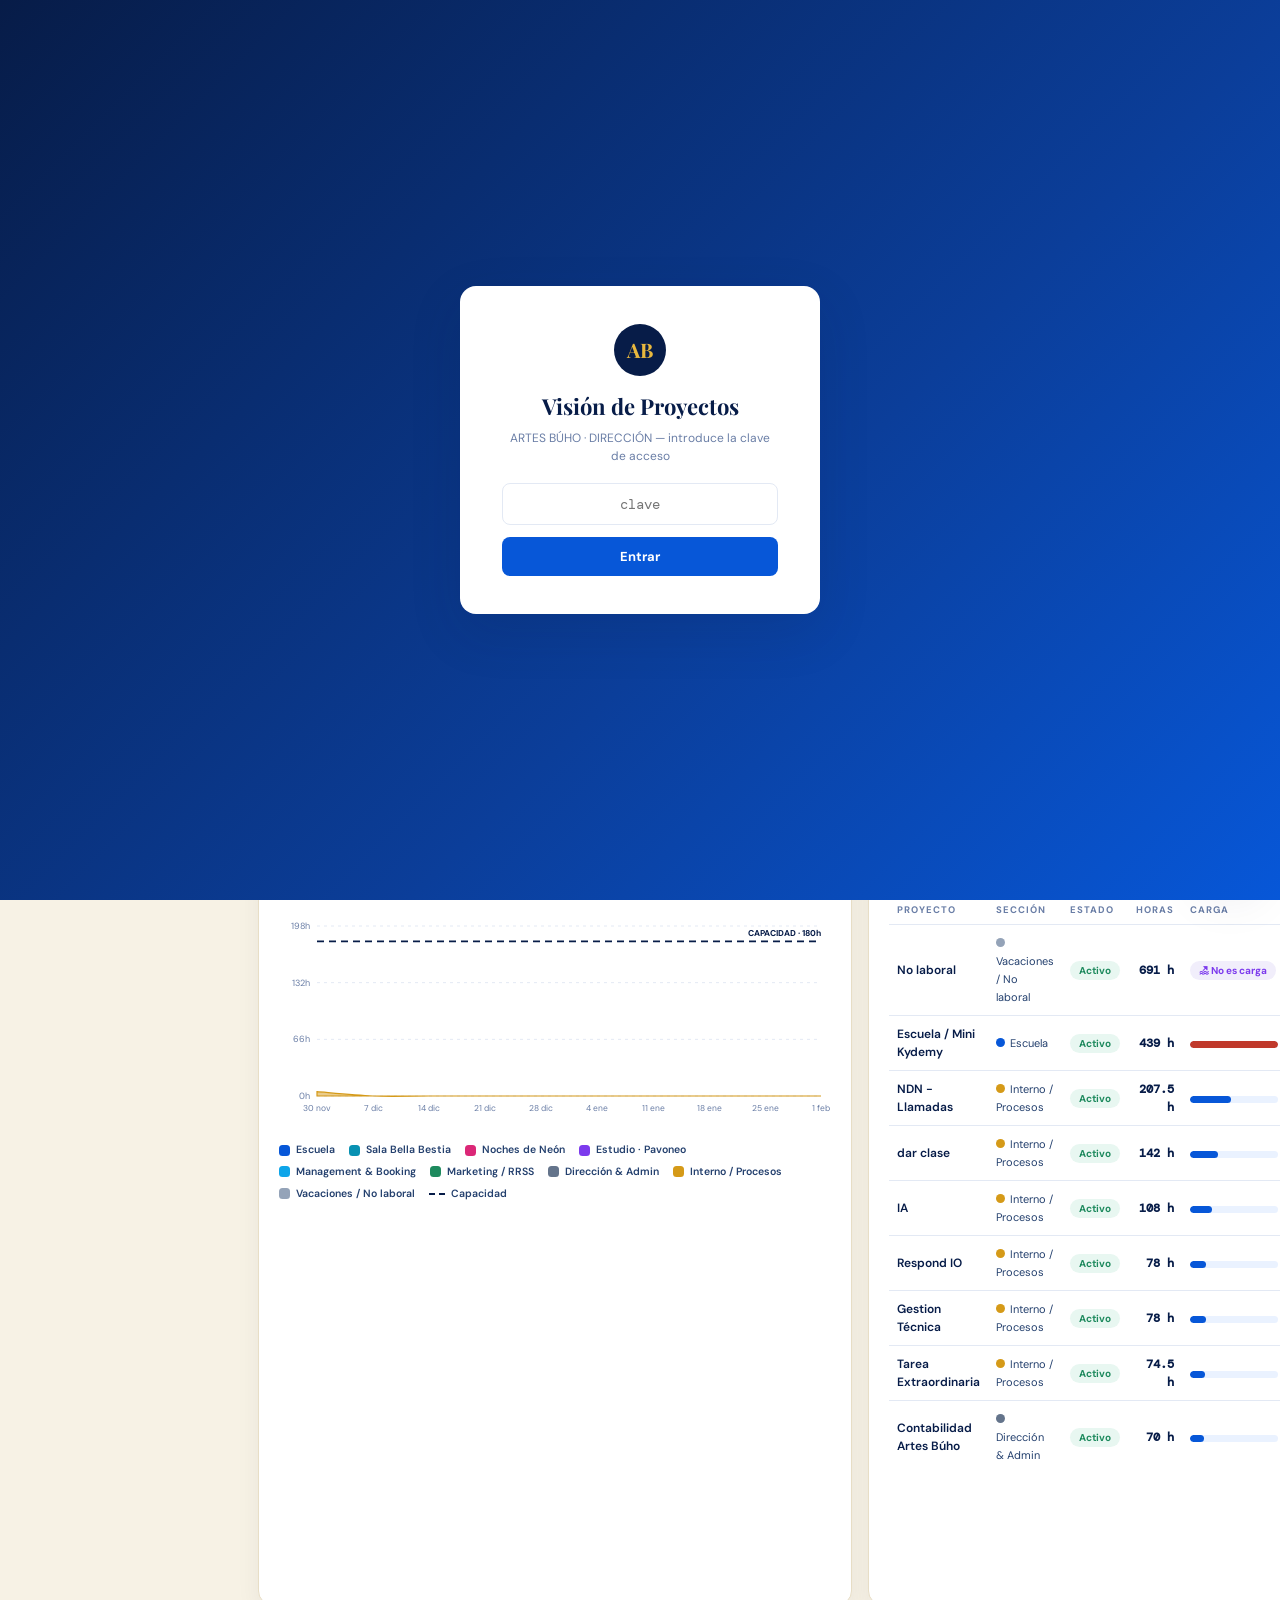
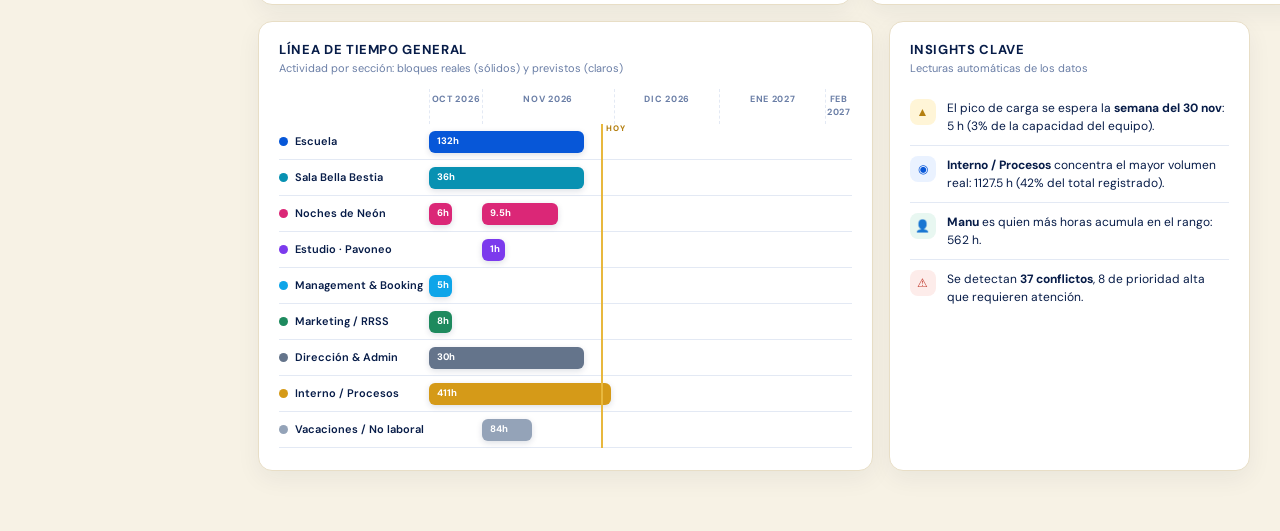
<file: vision-global.html>
<!DOCTYPE html>
<html lang="es">
<head>
<meta charset="UTF-8">
<meta name="viewport" content="width=device-width, initial-scale=1.0">
<title>Visión de Proyectos · Artes Búho</title>
<link rel="preconnect" href="https://fonts.googleapis.com">
<link rel="preconnect" href="https://fonts.gstatic.com" crossorigin>
<link href="https://fonts.googleapis.com/css2?family=Playfair+Display:ital,wght@0,400;0,600;0,700;1,400;1,600&family=DM+Sans:opsz,wght@9..40,300;9..40,400;9..40,500;9..40,600;9..40,700&family=DM+Mono:wght@400;500&display=swap" rel="stylesheet">
<style>
:root{
  --cream:#F7F2E5; --parchment:#EADDBF; --paper:#FFFFFF; --paper-soft:#FCFAF3;
  --ink:#071C48; --ink-mid:#24406E; --ink-light:#6A7EA6; --ink-faint:#9DAECB;
  --blue:#0757D8; --blue-deep:#043C9F; --blue-soft:#EAF2FF; --blue-mist:#F2F7FF;
  --gold:#E8B83E; --gold-pale:#FFF5D7; --terra:#D59A18; --gold-deep:#B47F10;
  --green:#1E8A5E; --green-pale:#E8F7F1;
  --red:#C0392B; --red-pale:#FDECEA; --orange:#D97706; --orange-pale:#FEF3E2;
  --border:#E3E9F4; --border-warm:#E8DEC6;
  --sh:0 8px 24px rgba(7,28,72,.06); --sh-md:0 18px 52px rgba(7,28,72,.13);
  --r:14px;
}
*{margin:0;padding:0;box-sizing:border-box}
html{scroll-behavior:smooth}
body{font-family:'DM Sans',sans-serif;background:var(--cream);color:var(--ink);font-size:13.5px;line-height:1.5;-webkit-font-smoothing:antialiased}
button{font-family:'DM Sans',sans-serif}
.mono{font-family:'DM Mono',monospace}
svg text{font-family:'DM Sans',sans-serif}

/* ========= GATE ========= */
#gate{position:fixed;inset:0;background:linear-gradient(135deg,#071C48 0%,#0B3E9A 60%,#0757D8 100%);display:flex;align-items:center;justify-content:center;z-index:1000}
.gate-card{background:#fff;border-radius:16px;padding:38px 42px;max-width:360px;width:92%;text-align:center;box-shadow:var(--sh-md)}
.gate-owl{width:52px;height:52px;border-radius:50%;background:var(--ink);color:var(--gold);font-family:'Playfair Display',serif;font-weight:700;font-size:20px;display:flex;align-items:center;justify-content:center;margin:0 auto 14px}
.gate-card h1{font-family:'Playfair Display',serif;font-size:22px;margin-bottom:6px}
.gate-card p{font-size:12px;color:var(--ink-light);margin-bottom:18px}
.gate-card input{width:100%;padding:11px 14px;border:1.5px solid var(--border);border-radius:8px;font-size:14px;font-family:'DM Mono',monospace;text-align:center;margin-bottom:12px}
.gate-card input:focus{outline:none;border-color:var(--blue)}
.gate-card button{width:100%;background:var(--blue);color:#fff;border:none;border-radius:8px;padding:11px;font-size:13px;font-weight:700;cursor:pointer}
.gate-card button:hover{background:var(--blue-deep)}
.gate-err{color:var(--red);font-size:11px;margin-top:10px;display:none}

/* ========= APP SHELL ========= */
.shell{display:grid;grid-template-columns:228px 1fr;min-height:100vh}
aside{background:var(--ink);color:#fff;padding:18px 14px;display:flex;flex-direction:column;gap:4px;position:sticky;top:0;height:100vh;overflow-y:auto}
.brand{display:flex;align-items:center;gap:11px;padding:4px 8px 16px;border-bottom:1px solid rgba(255,255,255,.1);margin-bottom:12px}
.brand .owl{width:38px;height:38px;border-radius:50%;background:rgba(255,255,255,.08);border:1.5px solid rgba(232,184,62,.7);color:var(--gold);font-family:'Playfair Display',serif;font-weight:700;font-size:15px;display:flex;align-items:center;justify-content:center;flex:none}
.brand .b-sub{font-size:9px;letter-spacing:.24em;text-transform:uppercase;color:rgba(255,255,255,.55);font-weight:700}
.brand .b-title{font-family:'Playfair Display',serif;font-size:16.5px;font-weight:700;line-height:1.2}
.side-lbl{font-size:9px;letter-spacing:.2em;text-transform:uppercase;color:rgba(255,255,255,.42);font-weight:700;padding:12px 10px 6px}
.nav-item{display:flex;align-items:center;gap:10px;padding:9px 12px;border-radius:9px;color:rgba(255,255,255,.78);font-size:12.5px;font-weight:600;cursor:pointer;border:none;background:transparent;width:100%;text-align:left;transition:.14s}
.nav-item:hover{background:rgba(255,255,255,.08);color:#fff}
.nav-item.on{background:var(--blue);color:#fff;box-shadow:0 6px 16px rgba(7,87,216,.45)}
.nav-item .ic{width:17px;text-align:center;flex:none;opacity:.9}
.side-rama{display:flex;align-items:center;gap:9px;padding:6px 12px;font-size:11.5px;color:rgba(255,255,255,.72);font-weight:500}
.side-rama .dot{width:9px;height:9px;border-radius:3px;flex:none}
.side-foot{margin-top:auto;padding:14px 8px 4px;border-top:1px solid rgba(255,255,255,.1);display:flex;align-items:center;gap:10px}
.side-foot .avatar{width:30px;height:30px}
.side-foot .f-name{font-size:12px;font-weight:700}
.side-foot .f-role{font-size:10px;color:rgba(255,255,255,.55)}

/* ========= MAIN ========= */
.main{padding:0 clamp(14px,2.4vw,30px) 60px;min-width:0}
.topbar{display:flex;align-items:center;gap:12px;flex-wrap:wrap;padding:18px 0 14px;position:sticky;top:0;background:var(--cream);z-index:50;border-bottom:1px solid var(--border-warm);margin-bottom:18px}
.topbar h1{font-family:'Playfair Display',serif;font-size:clamp(19px,2.4vw,25px);font-weight:700}
.topbar .t-sub{font-size:9.5px;letter-spacing:.22em;text-transform:uppercase;color:var(--terra);font-weight:700}
.top-actions{margin-left:auto;display:flex;gap:8px;align-items:center;flex-wrap:wrap}
.pill{display:inline-flex;align-items:center;gap:7px;background:var(--paper);border:1.5px solid var(--border);border-radius:9px;padding:7px 13px;font-size:11.5px;font-weight:600;color:var(--ink-mid)}
.btn{border:1.5px solid var(--border);background:var(--paper);color:var(--ink-mid);border-radius:9px;padding:8px 14px;font-size:12px;font-weight:700;cursor:pointer;transition:.15s}
.btn:hover{border-color:var(--blue);color:var(--blue)}
.btn.primary{background:var(--blue);border-color:var(--blue);color:#fff}
.btn.primary:hover{background:var(--blue-deep)}
.sync-meta{font-size:10px;color:var(--ink-light);font-family:'DM Mono',monospace}

section.view{display:none}
section.view.on{display:block;animation:fadeUp .28s ease}
@keyframes fadeUp{from{opacity:0;transform:translateY(6px)}to{opacity:1;transform:none}}

/* ========= CARDS / GRID ========= */
.card{background:var(--paper);border:1px solid var(--border-warm);border-radius:var(--r);box-shadow:var(--sh);padding:18px 20px}
.card h2{font-size:13px;font-weight:700;letter-spacing:.05em;text-transform:uppercase;color:var(--ink)}
.card .hint{font-size:11px;color:var(--ink-light);margin-top:1px}
.card-head{display:flex;align-items:flex-start;gap:10px;flex-wrap:wrap;margin-bottom:12px}
.card-head .spacer{margin-left:auto;display:flex;gap:8px;align-items:center}
.grid{display:grid;gap:16px}
.g-2{grid-template-columns:1.35fr 1fr}
.g-3{grid-template-columns:1.2fr .9fr .75fr}
@media(max-width:1100px){.g-2,.g-3{grid-template-columns:1fr}}
.mt{margin-top:16px}

/* ========= KPI ========= */
.kpis{display:grid;grid-template-columns:repeat(auto-fit,minmax(172px,1fr));gap:12px;margin-bottom:16px}
.kpi{background:var(--paper);border:1px solid var(--border-warm);border-radius:var(--r);padding:14px 16px 10px;box-shadow:var(--sh);position:relative}
.kpi .k-label{font-size:9.5px;letter-spacing:.14em;text-transform:uppercase;color:var(--ink-light);font-weight:700;padding-right:24px}
.kpi .k-val{font-family:'Playfair Display',serif;font-size:27px;font-weight:700;line-height:1.15;margin-top:3px}
.kpi .k-val small{font-size:13px;font-family:'DM Sans',sans-serif;font-weight:600;color:var(--ink-mid)}
.kpi .k-sub{font-size:10.5px;color:var(--ink-light);margin:1px 0 4px}
.kpi .k-sub b{color:var(--green)}
.kpi .k-sub b.neg{color:var(--red)}
.kpi .k-ic{position:absolute;top:12px;right:12px;width:22px;height:22px;border-radius:7px;display:flex;align-items:center;justify-content:center;font-size:11px;background:var(--blue-soft);color:var(--blue)}
.kpi.gold .k-ic{background:var(--gold-pale);color:var(--gold-deep)}
.kpi.gold{background:linear-gradient(150deg,var(--gold-pale) 0%,#fff 55%)}
.kpi.gold .k-val{color:var(--gold-deep)}
.kpi.alert .k-ic{background:var(--red-pale);color:var(--red)}

/* ========= CHARTS ========= */
.chart-wrap{overflow-x:auto;padding-bottom:4px}
.legend{display:flex;flex-wrap:wrap;gap:6px 14px;margin-top:8px}
.legend .lg{display:flex;align-items:center;gap:6px;font-size:10.5px;color:var(--ink-mid);font-weight:600;cursor:pointer;transition:.15s}
.legend .lg.off{opacity:.3}
.lg .sw{width:11px;height:11px;border-radius:3.5px}
.lg .ln{width:16px;height:0;border-top:2.5px dashed var(--ink-light)}
.tooltip{position:fixed;pointer-events:none;background:var(--ink);color:#fff;border-radius:10px;padding:10px 13px;font-size:11px;z-index:500;max-width:290px;box-shadow:var(--sh-md);display:none;line-height:1.55}
.tooltip .tt-title{font-weight:700;margin-bottom:4px;font-size:11.5px}
.tooltip .tt-row{display:flex;align-items:center;gap:7px;justify-content:space-between}
.tooltip .tt-row .l{display:flex;align-items:center;gap:6px}
.tooltip .dot{width:7px;height:7px;border-radius:50%;flex:none}
.tooltip .mono{color:var(--gold)}

/* heatmap */
table.heat{border-collapse:separate;border-spacing:3px;width:100%;font-size:11px}
.heat th{font-size:9px;letter-spacing:.1em;text-transform:uppercase;color:var(--ink-light);font-weight:700;padding:2px 4px}
.heat td.name{white-space:nowrap;padding-right:8px;font-weight:600;font-size:11.5px}
.heat td.name .avatar{width:22px;height:22px;font-size:9px;margin-right:6px;vertical-align:middle}
.heat td.hc{border-radius:7px;text-align:center;font-family:'DM Mono',monospace;font-weight:500;font-size:10px;padding:8px 2px;min-width:44px;color:var(--ink-mid)}
.heat-scale{display:flex;gap:12px;margin-top:10px;font-size:10px;color:var(--ink-light);font-weight:600;flex-wrap:wrap}
.heat-scale .hs{display:flex;align-items:center;gap:5px}
.heat-scale .sw{width:11px;height:11px;border-radius:3px}
.heat th .mega-mark{display:block;font-size:11px;cursor:help;margin-top:2px}

/* tables */
table.tbl{border-collapse:collapse;width:100%;font-size:12px}
.tbl th{font-size:9.5px;letter-spacing:.1em;text-transform:uppercase;color:var(--ink-light);font-weight:700;text-align:left;padding:7px 8px;border-bottom:1.5px solid var(--border)}
.tbl td{padding:9px 8px;border-bottom:1px solid var(--border);vertical-align:middle}
.tbl tr:last-child td{border-bottom:none}
.tbl .r{text-align:right}
.state{display:inline-block;padding:2px 9px;border-radius:999px;font-size:10px;font-weight:700}
.state.on{background:var(--green-pale);color:var(--green)}
.state.plan{background:var(--gold-pale);color:var(--gold-deep)}
.state.off{background:#EEF1F7;color:var(--ink-light)}
.occ-bar{width:88px;height:7px;background:var(--blue-soft);border-radius:4px;overflow:hidden;display:inline-block;vertical-align:middle}
.occ-bar i{display:block;height:100%;border-radius:4px}

/* conflicts */
.cf-item{display:flex;align-items:center;gap:10px;padding:10px 12px;border:1px solid var(--border);border-radius:11px;margin-bottom:8px;background:var(--paper-soft)}
.cf-item .cf-ic{width:28px;height:28px;border-radius:8px;display:flex;align-items:center;justify-content:center;font-size:13px;flex:none}
.cf-item .cf-main{flex:1;min-width:0}
.cf-item .cf-t{font-weight:700;font-size:12px}
.cf-item .cf-m{font-size:10.5px;color:var(--ink-light)}
.sev{font-size:9.5px;font-weight:700;padding:2px 9px;border-radius:999px;flex:none}
.sev.alta{background:var(--red-pale);color:var(--red)}
.sev.media{background:var(--orange-pale);color:var(--orange)}
.sev.baja{background:var(--blue-soft);color:var(--blue)}

/* gantt */
.gantt{display:grid;grid-template-columns:150px 1fr;gap:0;font-size:11px}
.gantt .g-name{padding:8px 10px 8px 0;font-weight:600;display:flex;align-items:center;gap:7px;border-bottom:1px solid var(--border);white-space:nowrap}
.gantt .g-track{position:relative;border-bottom:1px solid var(--border);min-height:36px}
.g-bar{position:absolute;top:7px;height:22px;border-radius:6px;font-size:9.5px;font-weight:700;color:#fff;display:flex;align-items:center;padding:0 8px;overflow:hidden;white-space:nowrap;box-shadow:0 2px 6px rgba(7,28,72,.14);cursor:default}
.g-bar.fc{color:var(--ink-mid);box-shadow:none}
.g-head{display:grid;grid-template-columns:150px 1fr;font-size:9px;letter-spacing:.08em;text-transform:uppercase;color:var(--ink-light);font-weight:700}
.g-months{display:grid;position:relative}
.g-months div{padding:4px 0;text-align:center;border-left:1px dashed var(--border)}
.g-today{position:absolute;top:0;bottom:0;width:2px;background:var(--gold);z-index:3}
.g-today::after{content:'HOY';position:absolute;top:-2px;left:5px;font-size:8px;font-weight:800;color:var(--gold-deep);letter-spacing:.12em}

/* insights */
.ins-item{display:flex;gap:11px;padding:10px 0;border-bottom:1px solid var(--border);font-size:12px}
.ins-item:last-child{border-bottom:none}
.ins-item .ic{width:26px;height:26px;border-radius:8px;flex:none;display:flex;align-items:center;justify-content:center;font-size:12px}

/* people / avatars */
.avatar{width:26px;height:26px;border-radius:50%;color:#fff;font-size:10px;font-weight:700;display:inline-flex;align-items:center;justify-content:center;border:2px solid #fff;box-shadow:0 1px 3px rgba(7,28,72,.2)}
.pb-row{display:flex;align-items:center;gap:12px;margin-bottom:12px;flex-wrap:wrap}
.pb-name{width:140px;font-weight:700;font-size:12.5px;display:flex;align-items:center;gap:8px;flex:none}
.pb-track{flex:1;min-width:180px;height:24px;background:var(--blue-mist);border-radius:7px;overflow:hidden;display:flex}
.pb-seg{height:100%}
.pb-total{font-family:'DM Mono',monospace;font-weight:600;font-size:12.5px;min-width:56px;text-align:right}

/* forecast list */
.fc-list-item{display:flex;align-items:center;gap:12px;padding:11px 14px;background:var(--paper-soft);border:1px solid var(--border);border-radius:11px;margin-bottom:8px;flex-wrap:wrap}
.fc-list-item .fc-bar{width:5px;align-self:stretch;border-radius:3px;flex:none}
.fc-list-item .fc-main{flex:1;min-width:170px}
.fc-list-item .fc-title{font-weight:700;font-size:13px}
.fc-list-item .fc-meta{font-size:10.5px;color:var(--ink-light)}
.fc-list-item .fc-h{font-family:'DM Mono',monospace;font-weight:600;font-size:14px}
.icon-btn{border:1px solid var(--border);background:#fff;border-radius:8px;width:29px;height:29px;cursor:pointer;font-size:12px;color:var(--ink-mid)}
.icon-btn:hover{background:var(--blue-soft)}
.add-btn{background:var(--blue);color:#fff;border:none;border-radius:9px;padding:9px 16px;font-size:12px;font-weight:700;cursor:pointer}
.add-btn:hover{background:var(--blue-deep)}
.danger{color:var(--red);border-color:#f2c8c2}

/* mapping */
.map-row{display:flex;align-items:center;gap:10px;padding:8px 4px;border-bottom:1px solid var(--border);flex-wrap:wrap}
.map-row:last-child{border-bottom:none}
.map-row .p-name{flex:1;min-width:150px;font-weight:600;font-size:12px;display:flex;align-items:center;gap:8px}
.map-row select{padding:6px 10px;border:1.5px solid var(--border);border-radius:8px;font-size:11.5px;font-family:'DM Sans',sans-serif;background:#fff;color:var(--ink)}
.map-row .p-h{font-family:'DM Mono',monospace;font-size:10.5px;color:var(--ink-light);min-width:46px;text-align:right}
.dot{width:9px;height:9px;border-radius:50%;display:inline-block;flex:none}

/* modal */
.overlay{position:fixed;inset:0;background:rgba(7,28,72,.45);display:none;align-items:center;justify-content:center;z-index:600;padding:16px}
.overlay.on{display:flex}
.modal{background:#fff;border-radius:14px;max-width:480px;width:100%;max-height:88vh;overflow:auto;padding:26px;box-shadow:var(--sh-md)}
.modal h3{font-family:'Playfair Display',serif;font-size:19px;margin-bottom:14px}
.inp{margin-bottom:12px}
.inp label{display:block;font-size:10px;letter-spacing:.12em;text-transform:uppercase;font-weight:700;color:var(--ink-light);margin-bottom:5px}
.inp input,.inp select,.inp textarea{width:100%;padding:10px 12px;border:1.5px solid var(--border);border-radius:8px;font-size:13px;font-family:'DM Sans',sans-serif;color:var(--ink)}
.inp input:focus,.inp select:focus,.inp textarea:focus{outline:none;border-color:var(--blue)}
.inp-row{display:grid;grid-template-columns:1fr 1fr;gap:10px}
.modal-actions{display:flex;gap:8px;justify-content:flex-end;margin-top:16px;flex-wrap:wrap}
.ghost-btn{background:#fff;color:var(--ink-mid);border:1.5px solid var(--border);border-radius:9px;padding:8px 14px;font-size:12px;font-weight:600;cursor:pointer}
.ghost-btn:hover{border-color:var(--blue);color:var(--blue)}

.empty{padding:24px;text-align:center;color:var(--ink-light);font-size:12px;border:1.5px dashed var(--border);border-radius:10px}
.toast{position:fixed;bottom:22px;left:50%;transform:translateX(-50%) translateY(80px);background:var(--ink);color:#fff;border-radius:999px;padding:10px 22px;font-size:12.5px;font-weight:600;z-index:800;transition:.3s;opacity:0}
.toast.on{transform:translateX(-50%);opacity:1}

/* ========= AI ASSISTANT (floating) ========= */
.ai-fab{position:fixed;bottom:24px;right:24px;width:52px;height:52px;border-radius:50%;background:var(--ink);color:var(--gold);border:1.5px solid rgba(232,184,62,.5);font-family:'Playfair Display',serif;font-size:21px;box-shadow:var(--sh-md);cursor:pointer;z-index:900;display:flex;align-items:center;justify-content:center;transition:.15s}
.ai-fab:hover{transform:scale(1.07);background:var(--ink-mid)}
.ai-panel{position:fixed;bottom:88px;right:24px;width:340px;max-width:calc(100vw - 32px);height:440px;max-height:70vh;background:#fff;border-radius:16px;box-shadow:var(--sh-md);z-index:901;display:flex;flex-direction:column;overflow:hidden;border:1px solid var(--border)}
.ai-panel-head{background:var(--ink);color:#fff;padding:12px 14px;font-weight:700;font-size:12.5px;display:flex;justify-content:space-between;align-items:center;flex:none}
.ai-panel-head button{background:transparent;border:none;color:rgba(255,255,255,.75);font-size:13px;cursor:pointer;padding:2px 4px}
.ai-panel-head button:hover{color:#fff}
.ai-panel-body{flex:1;overflow-y:auto;padding:12px;display:flex;flex-direction:column;gap:8px;background:var(--cream)}
.ai-msg{max-width:88%;padding:8px 11px;border-radius:11px;font-size:12.5px;line-height:1.55;white-space:pre-wrap}
.ai-msg.user{align-self:flex-end;background:var(--blue);color:#fff;border-bottom-right-radius:3px}
.ai-msg.bot{align-self:flex-start;background:#fff;border:1px solid var(--border);color:var(--ink);border-bottom-left-radius:3px}
.ai-msg.pending{align-self:flex-start;background:#fff;border:1px dashed var(--border);color:var(--ink-light);font-style:italic}
.ai-panel-input{display:flex;gap:6px;padding:10px;border-top:1px solid var(--border);background:#fff;flex:none}
.ai-panel-input input{flex:1;border:1.5px solid var(--border);border-radius:8px;padding:8px 10px;font-size:12.5px;font-family:'DM Sans',sans-serif;color:var(--ink)}
.ai-panel-input input:focus{outline:none;border-color:var(--blue)}
.ai-panel-input input:disabled{opacity:.6}
.ai-panel-input button{background:var(--blue);color:#fff;border:none;border-radius:8px;width:34px;font-size:14px;cursor:pointer;flex:none}
.ai-panel-input button:hover{background:var(--blue-deep)}
@media(max-width:520px){.ai-panel{right:16px;bottom:80px;width:calc(100vw - 32px)}.ai-fab{right:16px;bottom:16px}}
.wk-nav{display:flex;align-items:center;gap:6px}
.wk-lbl{font-family:'DM Mono',monospace;font-size:11px;font-weight:600;min-width:132px;text-align:center;color:var(--ink-mid)}
.seg-note{background:var(--gold-pale);border:1px solid #eed9a0;border-radius:10px;padding:9px 13px;font-size:11.5px;color:#7a5c10;margin-bottom:14px}

/* coincidences */
.heat-row{display:grid;gap:4px}
.heat-lbl{font-size:9px;color:var(--ink-light);text-align:center;letter-spacing:.08em;text-transform:uppercase;font-weight:700}

@media (max-width:900px){
  .shell{grid-template-columns:1fr}
  aside{position:fixed;left:0;top:0;bottom:0;width:236px;z-index:200;transform:translateX(-100%);transition:.25s}
  aside.open{transform:none;box-shadow:var(--sh-md)}
  .menu-btn{display:inline-flex!important}
}
.menu-btn{display:none;border:1.5px solid var(--border);background:#fff;border-radius:9px;width:36px;height:36px;font-size:15px;cursor:pointer;align-items:center;justify-content:center}
@media (prefers-reduced-motion:reduce){*{animation:none!important;transition:none!important}}
</style>
</head>
<body>

<div id="gate">
  <div class="gate-card">
    <div class="gate-owl">AB</div>
    <h1>Visión de Proyectos</h1>
    <p>ARTES BÚHO · DIRECCIÓN — introduce la clave de acceso</p>
    <input type="password" id="gateInput" placeholder="clave" onkeydown="if(event.key==='Enter')tryGate()">
    <button onclick="tryGate()">Entrar</button>
    <div class="gate-err" id="gateErr">Clave incorrecta</div>
  </div>
</div>

<div class="shell">
<aside id="sidebar">
  <div class="brand">
    <div class="owl">AB</div>
    <div><div class="b-sub">Artes Búho</div><div class="b-title">Visión de Proyectos</div></div>
  </div>
  <div class="side-lbl">Cuadro de mando</div>
  <div id="sideNav"></div>
  <div class="side-lbl">Secciones</div>
  <div id="sideRamas"></div>
  <div class="side-lbl">Enlaces</div>
  <a class="nav-item" href="index.html" target="_blank" rel="noopener" style="text-decoration:none">
    <span class="ic">🗓</span>Cuadrante de horas ↗
  </a>
  <div class="side-foot">
    <div class="avatar" style="background:var(--gold);color:var(--ink)">AB</div>
    <div><div class="f-name">Dirección</div><div class="f-role">Román · David</div></div>
  </div>
</aside>

<div class="main">
  <div class="topbar">
    <button class="menu-btn" onclick="document.getElementById('sidebar').classList.toggle('open')">☰</button>
    <div><div class="t-sub" id="topSub">Vista ejecutiva</div><h1 id="topTitle">Visión Global</h1></div>
    <div class="top-actions">
      <span class="pill" id="rangePill">🗓 —</span>
      <span class="sync-meta" id="syncMeta">—</span>
      <button class="btn" onclick="exportLocal()">⤓ Exportar</button>
      <button class="btn" onclick="importLocal()">⤒ Importar</button>
      <button class="btn primary" onclick="syncData(true)">↺ Sincronizar</button>
    </div>
  </div>

  <!-- ============ VISIÓN GLOBAL ============ -->
  <section class="view" id="v-global">
    <div class="kpis" id="kpiWrap"></div>

    <div class="grid g-2">
      <div class="card">
        <div class="card-head">
          <div><h2>Volumen de trabajo por sección</h2><div class="hint">Horas reales apiladas por semana · línea punteada = reales + previstas</div></div>
          <div class="spacer wk-nav">
            <button class="icon-btn" onclick="shiftRiver(-4)">‹</button>
            <button class="ghost-btn" style="padding:5px 11px" onclick="centerRiver()">Hoy</button>
            <button class="icon-btn" onclick="shiftRiver(4)">›</button>
          </div>
        </div>
        <div class="chart-wrap"><div id="volChart"></div></div>
        <div class="legend" id="volLegend"></div>
      </div>
      <div class="card">
        <div class="card-head">
          <div><h2>Mapa de calor · carga por persona y semana</h2><div class="hint">Horas reales del cuadrante</div></div>
        </div>
        <div class="chart-wrap"><div id="heatmap"></div></div>
        <div class="heat-scale" id="heatScale"></div>
      </div>
    </div>

    <div class="grid g-3 mt">
      <div class="card">
        <div class="card-head">
          <div><h2>Previsión de carga · próximas semanas</h2><div class="hint">Horas previstas por sección · línea = capacidad del equipo</div></div>
        </div>
        <div class="chart-wrap"><div id="fcChart"></div></div>
        <div class="legend" id="fcLegend"></div>
      </div>
      <div class="card">
        <div class="card-head">
          <div><h2>Proyectos activos · carga</h2><div class="hint">Horas reales acumuladas por proyecto</div></div>
        </div>
        <div style="overflow-x:auto"><table class="tbl" id="projTable"></table></div>
      </div>
      <div class="card">
        <div class="card-head">
          <div><h2>Conflictos de carga</h2><div class="hint">Sobrecargas y solapes detectados</div></div>
        </div>
        <div id="conflictsMini"></div>
        <button class="btn" style="width:100%;margin-top:6px" onclick="go('conflictos')">Ver todos los conflictos</button>
      </div>
    </div>

    <div class="grid g-2 mt" style="grid-template-columns:1.7fr 1fr">
      <div class="card">
        <div class="card-head">
          <div><h2>Línea de tiempo general</h2><div class="hint">Actividad por sección: bloques reales (sólidos) y previstos (claros)</div></div>
        </div>
        <div class="chart-wrap"><div id="gantt"></div></div>
      </div>
      <div class="card">
        <div class="card-head"><div><h2>Insights clave</h2><div class="hint">Lecturas automáticas de los datos</div></div></div>
        <div id="insights"></div>
      </div>
    </div>
  </section>

  <!-- ============ PROYECTOS ============ -->
  <section class="view" id="v-proyectos">
    <div class="seg-note">🦉 Cada proyecto del cuadrante computa sus horas en una sección del mapa de Artes Búho. Cambia la asignación y todo el cuadro de mando se recalcula.</div>
    <div class="card">
      <div class="card-head"><div><h2>Proyectos del cuadrante</h2><div class="hint">Horas reales, sección asignada y estado</div></div></div>
      <div id="mappingList"></div>
    </div>
  </section>

  <!-- ============ PERSONAS ============ -->
  <section class="view" id="v-personas">
    <div class="card">
      <div class="card-head"><div><h2>Carga por persona</h2><div class="hint">Horas reales del rango visible, repartidas por sección</div></div></div>
      <div id="peopleBars"></div>
    </div>
    <div class="card mt">
      <div class="card-head"><div><h2>Tendencia semanal por persona</h2><div class="hint">Evolución de la carga individual</div></div></div>
      <div class="chart-wrap"><div id="peopleTrend"></div></div>
    </div>
  </section>

  <!-- ============ PARALELO ============ -->
  <section class="view" id="v-paralelo">
    <div class="card">
      <div class="card-head">
        <div><h2>Quién está en qué, a la vez</h2><div class="hint">Horas por persona y sección en la semana seleccionada</div></div>
        <div class="spacer wk-nav">
          <button class="icon-btn" onclick="shiftDetailWeek(-1)">‹</button>
          <span class="wk-lbl" id="detailWeekLbl"></span>
          <button class="icon-btn" onclick="shiftDetailWeek(1)">›</button>
        </div>
      </div>
      <div class="chart-wrap"><div id="personRamaMatrix"></div></div>
    </div>
    <div class="card mt">
      <div class="card-head"><div><h2>Coincidencias del equipo por día</h2><div class="hint">Dorado = coincide todo el equipo activo · Azul = 2 o más personas</div></div></div>
      <div id="coincidenceGrid"></div>
    </div>
  </section>

  <!-- ============ PREVISIONES ============ -->
  <section class="view" id="v-previsiones">
    <div class="card">
      <div class="card-head">
        <div><h2>Previsiones de carga</h2><div class="hint">Eventos y procesos futuros con horas estimadas: se dibujan en el volumen y en la línea de tiempo</div></div>
        <div class="spacer"><button class="add-btn" onclick="openForecast()">+ Nueva previsión</button></div>
      </div>
      <div id="forecastList"></div>
    </div>
    <div class="card mt">
      <div class="card-head"><div><h2>Capacidad del equipo</h2><div class="hint">Horas semanales de referencia por persona: se usan para ocupación y conflictos</div></div></div>
      <div id="capacityList"></div>
    </div>
  </section>

  <!-- ============ CONFLICTOS ============ -->
  <section class="view" id="v-conflictos">
    <div class="card">
      <div class="card-head"><div><h2>Conflictos y alertas de carga</h2><div class="hint">Sobrecargas por persona, picos por encima de la capacidad y solapes de todo el equipo</div></div></div>
      <div id="conflictsFull"></div>
    </div>
  </section>
</div>
</div>

<div class="overlay" id="overlay" onclick="if(event.target===this)closeModal()">
  <div class="modal" id="modalBody"></div>
</div>
<div class="tooltip" id="tooltip"></div>
<div class="toast" id="toast"></div>
<input type="file" id="importFile" accept=".json" style="display:none">

<button class="ai-fab" id="aiFab" onclick="toggleAiChat()" title="Preguntar a Romeo sobre el cuadrante">🦉</button>
<div class="ai-panel" id="aiPanel" style="display:none">
  <div class="ai-panel-head">
    <span>🦉 Romeo</span>
    <button onclick="toggleAiChat()">✕</button>
  </div>
  <div class="ai-panel-body" id="aiMessages"></div>
  <div class="ai-panel-input">
    <input type="text" id="aiInput" placeholder="Pregunta algo sobre el cuadrante…" onkeydown="if(event.key==='Enter')sendAiQuestion()">
    <button onclick="sendAiQuestion()">➤</button>
  </div>
</div>

<script>
/* ============ Visión de Proyectos · Artes Búho ============ */
const GATE_KEY='pavoneo360';
const DATA_URLS=[
  'https://artesbuhooficial-max.github.io/cuadrante-artes-buho/data/cuadrante-data.json',
  'https://raw.githubusercontent.com/artesbuhooficial-max/cuadrante-artes-buho/master/data/cuadrante-data.json'
];
const LKEY='ab_vision_global_v2';

const RAMAS=[
  {id:'escuela',   name:'Escuela',              color:'#0757D8', desc:'Dirección, jefatura, profesores y alumnos'},
  {id:'bella',     name:'Sala Bella Bestia',    color:'#0891B2', desc:'Programación, eventos y sala'},
  {id:'neon',      name:'Noches de Neón',       color:'#DB2777', desc:'Banda: bolos, bodas y hoja de ruta'},
  {id:'estudio',   name:'Estudio · Pavoneo',    color:'#7C3AED', desc:'Grabación, producción y contenidos'},
  {id:'mgmt',      name:'Management & Booking', color:'#0EA5E9', desc:'Roster de artistas, envíos y giras'},
  {id:'marketing', name:'Marketing / RRSS',     color:'#1E8A5E', desc:'Contenidos, publicidad y comunidades'},
  {id:'admin',     name:'Dirección & Admin',    color:'#64748B', desc:'Contabilidad, facturación y legal'},
  {id:'interno',   name:'Interno / Procesos',   color:'#D59A18', desc:'Reuniones, herramientas y organización'},
  {id:'noLaboral', name:'Vacaciones / No laboral', color:'#94A3B8', desc:'Ausencias: vacaciones, bajas, festivos — no es carga de trabajo real'}
];
const ramaById=id=>RAMAS.find(r=>r.id===id)||RAMAS[RAMAS.length-1];
function guessRama(name){
  const n=(name||'').toLowerCase();
  if(/no laboral|vacacion|\bvacas\b|\bbaja\b|festivo/.test(n))return 'noLaboral';
  if(/escuela|kydemy|contabili.*escuela|profesor|alumno/.test(n))return 'escuela';
  if(/bella|bestia/.test(n))return 'bella';
  if(/ne[oó]n/.test(n))return 'neon';
  if(/pavoneo|grabaci|producci|live session|material|estudio|podcast/.test(n))return 'estudio';
  if(/booking|management|m\.a\.p\.a|mapa musical|roster|gira/.test(n))return 'mgmt';
  if(/marketing|rrss|reel|redes|publicidad|contenido/.test(n))return 'marketing';
  if(/administra|contabil|factur|legal|n[oó]mina/.test(n))return 'admin';
  return 'interno';
}

/* ============ STATE ============ */
// el cuadrante de horas guarda bloques de 30 min (índice.html: SLOT_HOURS) —
// cada celda ocupada del grid equivale a media hora real, no a una hora
const SLOT_HOURS=0.5;
let cuad=null;
let projectCatalogSource=null,projectCatalog=[],projectIndex=new Map(),globalSyncing=false;
let local={mapping:{},forecasts:[],hidden:{},capacity:{},capDefault:30};
let globalRecoveryRaw=null;
let riverOffset=0, detailWeek=null;
const RIVER_BACK=6, RIVER_FWD=10;
function checkedLocal(source){
  const obj=x=>x&&typeof x==='object'&&!Array.isArray(x);
  if(!obj(source))throw Error('Configuración local incorrecta');
  const next=Object.assign({mapping:{},forecasts:[],hidden:{},capacity:{},capDefault:30},source);
  if(!['mapping','hidden','capacity'].every(k=>obj(next[k]))||!Array.isArray(next.forecasts)||!next.forecasts.every(f=>obj(f)&&typeof f.id==='string'&&typeof f.title==='string'&&typeof f.week==='string'&&/^\d{4}-\d{2}-\d{2}$/.test(f.week)&&Number.isFinite(Number(f.hours))))throw Error('Previsiones o configuración local incompletas');
  return next;
}
function loadLocal(){
  let raw;try{raw=localStorage.getItem(LKEY);if(raw)local=checkedLocal(JSON.parse(raw));}
  catch(e){if(raw){globalRecoveryRaw=raw;const warning=document.createElement('div');warning.style.cssText='padding:16px;background:#fff2cf;color:#162c52';warning.textContent='La configuración local está dañada y no se ha sustituido. Descarga su copia original antes de hacer cambios. ';const button=document.createElement('button');button.textContent='Descargar copia original';button.onclick=exportLocal;warning.appendChild(button);document.body.prepend(warning);}}
}
function saveLocal(){if(globalRecoveryRaw){toast('Primero descarga la copia original. No se ha sobrescrito la configuración dañada.');return;}try{localStorage.setItem(LKEY,JSON.stringify(local));}catch(e){toast('No se pudo guardar en este navegador. Exporta una copia antes de cerrar.');}}

/* ============ FECHAS ============ */
function mondayOf(d){const x=new Date(d);const day=(x.getDay()+6)%7;x.setDate(x.getDate()-day);x.setHours(0,0,0,0);return x;}
function addDays(d,n){const x=new Date(d);x.setDate(x.getDate()+n);return x;}
function dStr(d){return d.getFullYear()+'-'+String(d.getMonth()+1).padStart(2,'0')+'-'+String(d.getDate()).padStart(2,'0');}
function weekId(d){return dStr(mondayOf(d));}
function parseD(s){const p=String(s).split('-');return new Date(+p[0],+p[1]-1,+p[2]);}
const DAYS=['Lun','Mar','Mié','Jue','Vie','Sáb','Dom'];
const MESES=['ene','feb','mar','abr','may','jun','jul','ago','sep','oct','nov','dic'];
function wkLabel(mon){const e=addDays(mon,6);return mon.getDate()+' '+MESES[mon.getMonth()]+' – '+e.getDate()+' '+MESES[e.getMonth()];}
function shortWk(mon){return mon.getDate()+' '+MESES[mon.getMonth()];}

/* ============ DERIVADOS ============ */
function team(){return (cuad&&cuad.team)||[];}
function bigEvents(){return (cuad&&cuad.bigEvents)||[];}
function bigEventsInWeek(wk){const mon=parseD(wk),sun=addDays(mon,6);return bigEvents().filter(e=>{const d=parseD(e.date);return d>=mon&&d<=sun;});}
function allProjects(){
  if(projectCatalogSource===cuad)return projectCatalog;
  const seen={},out=[];
  team().forEach(p=>(p.projects||[]).forEach(pr=>{if(!seen[pr.id]){seen[pr.id]=1;out.push(pr);}}));
  projectCatalogSource=cuad;projectCatalog=out;projectIndex=new Map(out.map(p=>[p.id,p]));
  return out;
}
function projectById(id){allProjects();return projectIndex.get(id);}
function projName(id){const f=projectById(id);return f?f.name:'(proyecto)';}
function ramaOfProject(pid){
  if(local.mapping[pid])return local.mapping[pid];
  // los proyectos marcados como "bloquea el día completo" en el cuadrante (vacaciones,
  // bajas…) son la señal fiable de que no es carga de trabajo real, no solo el nombre.
  const pr=projectById(pid);
  if(pr&&pr.fullDay)return 'noLaboral';
  return guessRama(projName(pid));
}
function cellProj(v){return (v&&typeof v==='object')?v.p:v;}
function capOf(p){const value=Number(local.capacity[p.id]??local.capDefault);return Number.isFinite(value)&&value>0?value:30;}

function realByWeek(){
  const out={};
  team().forEach(p=>Object.entries(p.grid||{}).forEach(([wk,cells])=>{
    out[wk]=out[wk]||{};
    Object.values(cells).forEach(v=>{const pid=cellProj(v);if(!pid)return;const r=ramaOfProject(pid);out[wk][r]=(out[wk][r]||0)+SLOT_HOURS;});
  }));
  return out;
}
function realByWeekPerson(){
  // carga de trabajo REAL: las horas de proyectos "bloquea el día completo" (vacaciones,
  // bajas…) no cuentan aquí — si contaran, una semana de vacaciones se vería como
  // sobrecarga en el mapa de calor y en los conflictos, cuando es justo lo contrario.
  const out={};
  team().forEach(p=>Object.entries(p.grid||{}).forEach(([wk,cells])=>{
    out[wk]=out[wk]||{};
    Object.values(cells).forEach(v=>{
      const pid=cellProj(v);if(!pid)return;
      const pr=projectById(pid);
      if(pr&&pr.fullDay)return;
      out[wk][p.id]=(out[wk][p.id]||0)+SLOT_HOURS;
    });
  }));
  return out;
}
function vacByWeekPerson(){
  // horas de "no laboral" (vacaciones, bajas…) por persona y semana — aparte de la
  // carga real, solo para poder distinguir "sin datos" de "estaba de vacaciones".
  const out={};
  team().forEach(p=>Object.entries(p.grid||{}).forEach(([wk,cells])=>{
    out[wk]=out[wk]||{};
    Object.values(cells).forEach(v=>{
      const pid=cellProj(v);if(!pid)return;
      const pr=projectById(pid);
      if(!(pr&&pr.fullDay))return;
      out[wk][p.id]=(out[wk][p.id]||0)+SLOT_HOURS;
    });
  }));
  return out;
}
function realByProject(){
  const out={};
  team().forEach(p=>Object.values(p.grid||{}).forEach(cells=>Object.values(cells).forEach(v=>{
    const pid=cellProj(v);if(pid)out[pid]=(out[pid]||0)+SLOT_HOURS;
  })));
  return out;
}
function projectLastWeek(){
  const out={};
  team().forEach(p=>Object.entries(p.grid||{}).forEach(([wk,cells])=>Object.values(cells).forEach(v=>{
    const pid=cellProj(v);if(!pid)return;
    if(!out[pid]||wk>out[pid])out[pid]=wk;
  })));
  return out;
}
function forecastByWeek(){
  const out={};
  local.forecasts.forEach(f=>{const wk=weekId(parseD(f.week));out[wk]=out[wk]||{};out[wk][f.rama]=(out[wk][f.rama]||0)+(+f.hours||0);});
  return out;
}
function riverWeeks(){
  const start=addDays(mondayOf(new Date()),(-RIVER_BACK+riverOffset)*7);
  const out=[];for(let i=0;i<RIVER_BACK+RIVER_FWD;i++)out.push(addDays(start,i*7));
  return out;
}
function weekTotal(map,wk){return Object.values(map[wk]||{}).reduce((a,b)=>a+b,0);}
function teamCapacity(){const t=team();return t.length?t.reduce((a,p)=>a+capOf(p),0):local.capDefault;}

/* ============ CONFLICTOS ============ */
function computeConflicts(){
  const out=[];
  const rbp=realByWeekPerson(), rbw=realByWeek(), fbw=forecastByWeek();
  const weeks=riverWeeks();
  const todayWk=weekId(new Date());
  /* sobrecarga por persona */
  weeks.forEach(mon=>{
    const wk=dStr(mon);
    team().forEach(p=>{
      const h=rbp[wk]&&rbp[wk][p.id]||0;
      const cap=capOf(p);
      if(h>cap){
        out.push({kind:'persona',icon:'⚠',title:p.name,color:p.color||'#0757D8',
          msg:'Sobrecarga: '+h+' h ('+(h-cap)+' h sobre su capacidad de '+cap+' h)',
          date:wk,when:'semana del '+shortWk(mon),sev:h>cap*1.2?'alta':'media'});
      }
    });
  });
  /* pico de carga previsto por encima de la capacidad del equipo */
  const capT=teamCapacity();
  weeks.forEach(mon=>{
    const wk=dStr(mon);
    const tot=weekTotal(rbw,wk)+weekTotal(fbw,wk);
    if(tot>capT){
      out.push({kind:'pico',icon:'▲',title:'Pico de carga previsto',color:'#D59A18',
        msg:tot+' h entre reales y previstas · capacidad del equipo: '+capT+' h',
        date:wk,when:'semana del '+shortWk(mon),sev:tot>capT*1.25?'alta':'media'});
    }
  });
  /* coincidencia de todo el equipo en un día */
  weeks.forEach(mon=>{
    const wk=dStr(mon);
    const active=team().filter(p=>Object.keys((p.grid||{})[wk]||{}).length);
    if(active.length<2)return;
    for(let d=0;d<7;d++){
      const who=active.filter(p=>Object.keys((p.grid||{})[wk]||{}).some(k=>k.split('-')[0]===String(d)));
      if(who.length===active.length&&who.length>=3){
        out.push({kind:'coincidencia',icon:'👥',title:'Todo el equipo coincide',color:'#0757D8',
          msg:who.map(x=>x.name).join(', ')+' — '+DAYS[d],
          date:dStr(addDays(mon,d)),when:DAYS[d]+' '+shortWk(addDays(mon,d)),sev:'baja'});
      }
    }
  });
  /* previsiones grandes sin implicados */
  local.forecasts.forEach(f=>{
    if((+f.hours||0)>=20&&!(f.people||'').trim()){
      out.push({kind:'prevision',icon:'❓',title:esc(f.title),color:ramaById(f.rama).color,
        msg:'Previsión de '+f.hours+' h sin implicados asignados',
        date:f.week,when:'semana del '+shortWk(mondayOf(parseD(f.week))),sev:'media'});
    }
  });
  const sevRank={alta:0,media:1,baja:2};
  out.sort((a,b)=>(sevRank[a.sev]-sevRank[b.sev])||String(a.date).localeCompare(String(b.date)));
  return out;
}

/* ============ GATE / SYNC ============ */
function tryGate(){
  const v=document.getElementById('gateInput').value.trim();
  if(v===GATE_KEY){try{sessionStorage.setItem('ab_vg_gate','1');}catch(e){}document.getElementById('gate').style.display='none';}
  else document.getElementById('gateErr').style.display='block';
}
try{if(sessionStorage.getItem('ab_vg_gate')==='1')document.getElementById('gate').style.display='none';}catch(e){}

function checkedCuadrante(doc){
  const obj=x=>x&&typeof x==='object'&&!Array.isArray(x);
  if(!obj(doc)||!Array.isArray(doc.team)||!doc.team.length||!doc.team.every(p=>obj(p)&&typeof p.name==='string'&&Array.isArray(p.projects)&&obj(p.grid)&&Object.values(p.grid).every(obj)))throw Error('Copia del cuadrante incompleta');
  if(doc.bigEvents!=null&&(!Array.isArray(doc.bigEvents)||!doc.bigEvents.every(obj)))throw Error('Eventos incompletos');
  return doc;
}

async function syncData(manual){
  if(globalSyncing)return;globalSyncing=true;
  const meta=document.getElementById('syncMeta');
  meta.textContent='sincronizando…';
  try{
  if(!cuad){try{const raw=localStorage.getItem(LKEY+'_cache');if(raw){cuad=checkedCuadrante(JSON.parse(raw));meta.textContent='copia local · comprobando novedades…';renderAll();}}catch(e){}}
  for(const base of DATA_URLS){
    const controller=new AbortController(),timer=setTimeout(()=>controller.abort(),7000);
    try{
      const r=await fetch(base+'?t='+Date.now(),{cache:'no-store',signal:controller.signal});
      if(r.ok){
        const next=checkedCuadrante(await r.json());cuad=next;
        const up=cuad.meta&&cuad.meta.updatedAt?new Date(cuad.meta.updatedAt):null;
        meta.textContent='cuadrante · '+(up?up.toLocaleDateString('es-ES',{day:'numeric',month:'short'})+' '+up.toLocaleTimeString('es-ES',{hour:'2-digit',minute:'2-digit'}):'ok');
        try{localStorage.setItem(LKEY+'_cache',JSON.stringify(cuad));}catch(e){}
        if(manual)toast('✓ Datos del cuadrante actualizados');
        renderAll();return;
      }
    }catch(e){}finally{clearTimeout(timer);}
  }
  meta.textContent=cuad?'sin conexión · copia local':'sin datos · pulsa sincronizar para reintentar';
  renderAll();
  }finally{globalSyncing=false;}
}

/* ============ NAV ============ */
const NAV=[
  {id:'global',label:'Visión Global',ic:'◉'},
  {id:'proyectos',label:'Proyectos',ic:'▤'},
  {id:'personas',label:'Personas',ic:'👤'},
  {id:'paralelo',label:'Paralelo · coincidencias',ic:'⇄'},
  {id:'previsiones',label:'Previsiones',ic:'✦'},
  {id:'conflictos',label:'Conflictos',ic:'⚠'}
];
let curView='global';
function go(id){
  curView=id;
  document.querySelectorAll('.nav-item').forEach(b=>b.classList.toggle('on',b.dataset.v===id));
  document.querySelectorAll('.view').forEach(v=>v.classList.remove('on'));
  document.getElementById('v-'+id).classList.add('on');
  const nav=NAV.find(n=>n.id===id);
  document.getElementById('topTitle').textContent=nav.label;
  document.getElementById('sidebar').classList.remove('open');
  renderAll();
}
function renderSide(){
  const nav=document.getElementById('sideNav');
  nav.innerHTML='';
  NAV.forEach(n=>{
    const b=document.createElement('button');
    b.className='nav-item'+(n.id===curView?' on':'');
    b.dataset.v=n.id;
    b.innerHTML='<span class="ic">'+n.ic+'</span>'+n.label;
    b.onclick=()=>go(n.id);
    nav.appendChild(b);
  });
  document.getElementById('sideRamas').innerHTML=RAMAS.map(r=>'<div class="side-rama"><span class="dot" style="background:'+r.color+'"></span>'+esc(r.name)+'</div>').join('');
}

/* ============ HELPERS ============ */
function esc(s){return String(s==null?'':s).replace(/[&<>"']/g,c=>({'&':'&amp;','<':'&lt;','>':'&gt;','"':'&quot;',"'":'&#39;'}[c]));}
function toast(msg){const t=document.getElementById('toast');t.textContent=msg;t.classList.add('on');clearTimeout(t._to);t._to=setTimeout(()=>t.classList.remove('on'),2600);}

/* ============ ASISTENTE IA (icono flotante) ============ */
// Usa la MISMA URL de Apps Script que ya publica el cuadrante (viaja dentro
// del propio JSON publicado en cuad.config.appsUrl) — no hace falta configurar nada aparte.
function aiJsonp(url){return new Promise((res,rej)=>{
  const cb='__aicb'+Math.random().toString(36).slice(2);
  const s=document.createElement('script');
  const to=setTimeout(()=>{cleanup();rej(new Error('Tiempo de espera agotado'));},30000);
  function cleanup(){clearTimeout(to);delete window[cb];if(s.parentNode)s.parentNode.removeChild(s);}
  window[cb]=(data)=>{cleanup();res(data);};
  s.onerror=()=>{cleanup();rej(new Error('No se pudo conectar'));};
  s.src=url+(url.indexOf('?')>=0?'&':'?')+'callback='+cb;
  document.body.appendChild(s);
});}
function toggleAiChat(){
  const p=document.getElementById('aiPanel');
  const opening=p.style.display!=='flex';
  p.style.display=opening?'flex':'none';
  if(opening){
    const box=document.getElementById('aiMessages');
    if(!box.dataset.greeted){
      box.dataset.greeted='1';
      const ready=cuad&&cuad.config&&cuad.config.appsUrl;
      appendAiMsg('bot', ready
        ? 'Hola, quiriditos búhos... soy Romeo 🦉 — pregúntame lo que quieras sobre el cuadrante: horas, sobrecargas, proyectos, quién hace qué…'
        : 'Hola, quiriditos búhos... soy Romeo, pero todavía no tengo conexión con el script del cuadrante — sincroniza los datos (↻) e inténtalo de nuevo.');
    }
    document.getElementById('aiInput').focus();
  }
}
function appendAiMsg(kind,text){
  const box=document.getElementById('aiMessages');
  const div=document.createElement('div');
  div.className='ai-msg '+kind;
  div.textContent=text;
  box.appendChild(div);
  box.scrollTop=box.scrollHeight;
  return div;
}
// El JSON publicado (cuad) trae las horas en bruto, pero cosas como el mapa de
// calor dependen también de la CAPACIDAD por persona, que es un ajuste local de
// este navegador (no viaja en el JSON público). Sin esto, la IA no podía explicar
// ni recalcular lo que se ve en pantalla — así que se lo mandamos ya calculado.
function buildAiContext(){
  try{
    const t=team();
    if(!t.length)return null;
    const weeks=riverWeeks().slice(0,12);
    const rbp=realByWeekPerson();
    const mapaCalor=[];
    t.forEach(p=>{
      const cap=capOf(p);
      weeks.forEach(m=>{
        const wk=dStr(m);
        const h=(rbp[wk]&&rbp[wk][p.id])||0;
        if(!h)return;
        const pct=Math.round(h/cap*100);
        const nivel=pct<=40?'bajo (≤40%)':pct<=75?'medio (40-75%)':pct<=100?'alto (75-100%)':'sobrecarga (>100%)';
        mapaCalor.push({persona:p.name,semana:wk,horas:h,capacidad_semanal:cap,porcentaje:pct,nivel:nivel});
      });
    });
    const capacidades={};
    t.forEach(p=>{capacidades[p.name]=capOf(p);});
    return {
      explicacion_mapa_de_calor:'La pestaña Global muestra un "Mapa de calor": una fila por persona, una columna por cada una de las 12 semanas visibles (6 anteriores a hoy y 6 siguientes, por defecto). Cada celda es el número de horas REALES ya asignadas en el cuadrante esa semana (bloques de 30 min ocupados). El color de la celda no depende de un umbral de horas fijo, sino del porcentaje de esas horas sobre la CAPACIDAD semanal configurada para esa persona (ajuste local de Visión Global; si no se ha personalizado, el valor por defecto es '+local.capDefault+' h/semana). Escala de color: verde = ≤40% de su capacidad, azul = 40-75%, ámbar = 75-100%, rojo = más del 100% (sobrecarga).',
      mapa_de_calor_actual:mapaCalor,
      capacidades_configuradas_h_semana:capacidades
    };
  }catch(e){return null;}
}
async function sendAiQuestion(){
  const inp=document.getElementById('aiInput');
  const q=(inp.value||'').trim();
  if(!q)return;
  if(!cuad||!cuad.config||!cuad.config.appsUrl){
    appendAiMsg('bot','No hay conexión con el script del cuadrante todavía — sincroniza los datos (↻).');
    return;
  }
  inp.value='';inp.disabled=true;
  appendAiMsg('user',q);
  const pending=appendAiMsg('pending','Pensando…');
  try{
    const ctxObj=buildAiContext();
    const ctxParam=ctxObj?('&ctx='+encodeURIComponent(JSON.stringify(ctxObj))):'';
    const url=cuad.config.appsUrl+'?action=ask&q='+encodeURIComponent(q)+'&view='+encodeURIComponent(curView)+ctxParam;
    const d=await aiJsonp(url);
    pending.remove();
    appendAiMsg('bot', d&&d.ok ? d.answer : ('Hola, quiriditos búhos... no he podido responder: '+((d&&d.error)||'error desconocido')));
  }catch(e){
    pending.remove();
    appendAiMsg('bot','Hola, quiriditos búhos... parece que hay un problema de conexión: '+e.message);
  }finally{
    inp.disabled=false;inp.focus();
  }
}
function initials(n){return (n||'?').split(' ').map(w=>w[0]).join('').slice(0,2).toUpperCase();}
const tt=document.getElementById('tooltip');
function showTT(html,ev){tt.innerHTML=html;tt.style.display='block';moveTT(ev);}
function moveTT(ev){const pad=14;let x=ev.clientX+pad,y=ev.clientY+pad;const w=tt.offsetWidth,h=tt.offsetHeight;if(x+w>innerWidth-8)x=ev.clientX-w-pad;if(y+h>innerHeight-8)y=ev.clientY-h-pad;tt.style.left=x+'px';tt.style.top=y+'px';}
function hideTT(){tt.style.display='none';}
function hexA(hex,a){return hex+Math.round(a*255).toString(16).padStart(2,'0');}
function catmull(pts){ /* smooth path through points */
  if(pts.length<2)return '';
  let d='M'+pts[0][0]+','+pts[0][1];
  for(let i=0;i<pts.length-1;i++){
    const p0=pts[Math.max(0,i-1)],p1=pts[i],p2=pts[i+1],p3=pts[Math.min(pts.length-1,i+2)];
    const c1x=p1[0]+(p2[0]-p0[0])/6, c1y=p1[1]+(p2[1]-p0[1])/6;
    const c2x=p2[0]-(p3[0]-p1[0])/6, c2y=p2[1]-(p3[1]-p1[1])/6;
    d+='C'+c1x.toFixed(1)+','+c1y.toFixed(1)+' '+c2x.toFixed(1)+','+c2y.toFixed(1)+' '+p2[0]+','+p2[1];
  }
  return d;
}
function sparkline(series,color,w,h){
  w=w||120;h=h||30;
  const max=Math.max(1,...series);
  const pts=series.map((v,i)=>[+(i/(Math.max(1,series.length-1))*w).toFixed(1),+(h-3-(v/max)*(h-8)).toFixed(1)]);
  const line=catmull(pts);
  const area=line+' L'+w+','+h+' L0,'+h+' Z';
  return '<svg width="'+w+'" height="'+h+'" viewBox="0 0 '+w+' '+h+'" preserveAspectRatio="none" style="display:block;width:100%;height:'+h+'px">'+
    '<path d="'+area+'" fill="'+hexA(color,0.12)+'"/>'+
    '<path d="'+line+'" fill="none" stroke="'+color+'" stroke-width="2" stroke-linejoin="round"/></svg>';
}

/* ============ KPIs ============ */
function renderKPIs(){
  const wrap=document.getElementById('kpiWrap');
  const rbw=realByWeek(),fbw=forecastByWeek(),rbp=realByWeekPerson();
  const weeks=riverWeeks();
  const wkIds=weeks.map(dStr);
  const todayWk=weekId(new Date());
  const realSeries=wkIds.map(wk=>weekTotal(rbw,wk));
  const planSeries=wkIds.map(wk=>weekTotal(rbw,wk)+weekTotal(fbw,wk));
  const totalReal=realSeries.reduce((a,b)=>a+b,0);
  const totalPlan=planSeries.reduce((a,b)=>a+b,0);
  /* ocupación media: semanas con actividad, real/capacidad */
  const capT=teamCapacity();
  const activeWeeks=wkIds.filter(wk=>weekTotal(rbw,wk)>0);
  const occ=activeWeeks.length?Math.round(activeWeeks.reduce((a,wk)=>a+weekTotal(rbw,wk),0)/(activeWeeks.length*capT)*100):0;
  const occSeries=wkIds.map(wk=>Math.min(120,Math.round(weekTotal(rbw,wk)/capT*100)));
  /* proyectos activos: con horas en las últimas 4 semanas o previsión futura */
  const plw=projectLastWeek();
  const cut=dStr(addDays(mondayOf(new Date()),-28));
  const activeProj=allProjects().filter(p=>plw[p.id]&&plw[p.id]>=cut).length;
  const conflicts=computeConflicts();
  const nAlta=conflicts.filter(c=>c.sev==='alta').length;
  /* pico */
  let peakWk=null,peakH=0;
  wkIds.forEach((wk,i)=>{if(wk>=todayWk&&planSeries[i]>peakH){peakH=planSeries[i];peakWk=wk;}});
  const peakPct=capT?Math.round(peakH/capT*100):0;
  const range=shortWk(weeks[0])+' – '+shortWk(weeks[weeks.length-1]);
  document.getElementById('rangePill').textContent='🗓 '+range;
  const kpis=[
    {label:'Horas totales (real)',ic:'⏱',val:totalReal.toLocaleString('es-ES')+'<small> h</small>',sub:'en el rango visible',spark:{s:realSeries,c:'#0757D8'}},
    {label:'Horas planificadas',ic:'✦',val:totalPlan.toLocaleString('es-ES')+'<small> h</small>',sub:(totalPlan-totalReal)+' h de previsión',spark:{s:planSeries,c:'#7C3AED'}},
    {label:'Ocupación media',ic:'◔',val:occ+'<small> %</small>',sub:'sobre '+capT+' h/sem de capacidad',spark:{s:occSeries,c:'#1E8A5E'}},
    {label:'Proyectos activos',ic:'▤',val:activeProj,sub:'con horas en 4 semanas',spark:{s:realSeries.map(v=>v?1:0),c:'#0891B2'}},
    {label:'Conflictos detectados',ic:'⚠',val:conflicts.length,sub:nAlta+' de prioridad alta',alert:conflicts.length>0,spark:{s:wkIds.map(wk=>conflicts.filter(c=>weekId(parseD(c.date))===wk).length),c:'#C0392B'}},
    {label:'Previsión carga pico',ic:'▲',val:peakWk?(peakPct+'<small> %</small>'):'—',sub:peakWk?('semana del '+shortWk(parseD(peakWk))+' · '+peakH+' h'):'sin picos a la vista',gold:true,spark:{s:planSeries,c:'#D59A18'}}
  ];
  wrap.innerHTML=kpis.map(k=>'<div class="kpi'+(k.gold?' gold':'')+(k.alert?' alert':'')+'">'+
    '<div class="k-ic">'+k.ic+'</div>'+
    '<div class="k-label">'+k.label+'</div>'+
    '<div class="k-val">'+k.val+'</div>'+
    '<div class="k-sub">'+esc(k.sub)+'</div>'+
    sparkline(k.spark.s,k.spark.c,140,26)+
  '</div>').join('');
}

/* ============ VOLUMEN (stacked area) ============ */
function renderVol(){
  const host=document.getElementById('volChart');
  const weeks=riverWeeks(),rbw=realByWeek(),fbw=forecastByWeek();
  const vis=RAMAS.filter(r=>!local.hidden[r.id]);
  const padL=38,padR=12,padT=18,padB=30,chartH=220;
  const stepW=Math.max(56,Math.min(84,Math.round(860/weeks.length)));
  const W=padL+padR+(weeks.length-1)*stepW, H=chartH+padT+padB;
  const wkIds=weeks.map(dStr);
  let maxH=10;
  wkIds.forEach(wk=>{const t=weekTotal(rbw,wk)+weekTotal(fbw,wk);if(t>maxH)maxH=t;});
  maxH=Math.ceil(maxH/10)*10;
  const X=i=>padL+i*stepW, Y=v=>padT+chartH-(v/maxH)*chartH;
  const todayWk=weekId(new Date());
  let s='<svg width="'+W+'" height="'+H+'" viewBox="0 0 '+W+' '+H+'">';
  for(let g=0;g<=4;g++){const gv=maxH*g/4,gy=Y(gv);
    s+='<line x1="'+padL+'" y1="'+gy+'" x2="'+(W-padR)+'" y2="'+gy+'" stroke="#E3E9F4" stroke-dasharray="'+(g===0?'0':'3 4')+'"/>'+
       '<text x="'+(padL-7)+'" y="'+(gy+3)+'" text-anchor="end" font-size="9" fill="#6A7EA6" font-family="DM Mono,monospace">'+Math.round(gv)+'h</text>';}
  /* stacked areas (real) */
  const cum=wkIds.map(()=>0);
  vis.forEach(r=>{
    const upper=[],lower=[];
    let any=false;
    wkIds.forEach((wk,i)=>{
      const v=rbw[wk]&&rbw[wk][r.id]||0;if(v)any=true;
      lower.push([X(i),+Y(cum[i]).toFixed(1)]);
      cum[i]+=v;
      upper.push([X(i),+Y(cum[i]).toFixed(1)]);
    });
    if(!any)return;
    const top=catmull(upper);
    let d=top;
    for(let i=lower.length-1;i>=0;i--)d+=' L'+lower[i][0]+','+lower[i][1];
    d+=' Z';
    s+='<path d="'+d+'" fill="'+hexA(r.color,0.55)+'" stroke="'+r.color+'" stroke-width="1.4" stroke-opacity="0.9"/>';
  });
  /* plan line (real+forecast) */
  const planPts=wkIds.map((wk,i)=>[X(i),+Y(weekTotal(rbw,wk)+weekTotal(fbw,wk)).toFixed(1)]);
  s+='<path d="'+catmull(planPts)+'" fill="none" stroke="#7C3AED" stroke-width="2.2" stroke-dasharray="6 5" opacity="0.85"/>';
  /* today marker */
  const ti=wkIds.indexOf(todayWk);
  if(ti>=0){s+='<line x1="'+X(ti)+'" y1="'+padT+'" x2="'+X(ti)+'" y2="'+(padT+chartH)+'" stroke="#E8B83E" stroke-width="2"/>'+
    '<text x="'+X(ti)+'" y="'+(padT-6)+'" text-anchor="middle" font-size="8.5" font-weight="800" fill="#B47F10" letter-spacing="1.5">HOY</text>';}
  /* x labels + hover */
  wkIds.forEach((wk,i)=>{
    if(i%1===0)s+='<text x="'+X(i)+'" y="'+(padT+chartH+16)+'" text-anchor="middle" font-size="9" fill="'+(wk===todayWk?'#B47F10':'#6A7EA6')+'" font-weight="'+(wk===todayWk?'700':'500')+'">'+shortWk(weeks[i])+'</text>';
    s+='<rect x="'+(X(i)-stepW/2)+'" y="'+padT+'" width="'+stepW+'" height="'+chartH+'" fill="transparent" data-hover="'+wk+'" style="cursor:crosshair"/>';
  });
  s+='</svg>';
  host.innerHTML=s;
  host.querySelectorAll('[data-hover]').forEach(el=>{
    el.addEventListener('mousemove',ev=>{
      const wk=el.getAttribute('data-hover');
      const rows=[];
      RAMAS.forEach(r=>{
        const rh=rbw[wk]&&rbw[wk][r.id]||0,fh=fbw[wk]&&fbw[wk][r.id]||0;
        if(rh||fh)rows.push('<div class="tt-row"><span class="l"><span class="dot" style="background:'+r.color+'"></span>'+esc(r.name)+'</span><span class="mono">'+rh+'h'+(fh?(' +'+fh):'')+'</span></div>');
      });
      const tot=weekTotal(rbw,wk)+weekTotal(fbw,wk);
      showTT('<div class="tt-title">Semana del '+wkLabel(parseD(wk))+' · '+tot+' h</div>'+(rows.length?rows.join(''):'<div style="opacity:.7">Sin horas registradas</div>'),ev);
    });
    el.addEventListener('mouseleave',hideTT);
  });
  const lg=document.getElementById('volLegend');
  lg.innerHTML=RAMAS.map(r=>'<span class="lg'+(local.hidden[r.id]?' off':'')+'" data-r="'+r.id+'"><span class="sw" style="background:'+r.color+'"></span>'+esc(r.name)+'</span>').join('')+
    '<span class="lg"><span class="ln" style="border-color:#7C3AED"></span>Real + previsto</span>';
  lg.querySelectorAll('[data-r]').forEach(el=>{el.onclick=()=>{const id=el.getAttribute('data-r');local.hidden[id]=!local.hidden[id];saveLocal();renderAll();};});
}
function shiftRiver(n){riverOffset+=n;renderAll();}
function centerRiver(){riverOffset=0;renderAll();}

/* ============ HEATMAP persona × semana ============ */
function renderHeatmap(){
  const host=document.getElementById('heatmap');
  const weeks=riverWeeks().slice(0,12);
  const rbp=realByWeekPerson(),vbp=vacByWeekPerson();
  const t=team();
  if(!t.length){host.innerHTML='<div class="empty">Sin equipo cargado todavía.</div>';document.getElementById('heatScale').innerHTML='';return;}
  const todayWk=weekId(new Date());
  function cellColor(h,cap){
    if(!h)return {bg:'#F3F6FC',fg:'#B9C6DD'};
    const r=h/cap;
    if(r<=0.4)return {bg:'#DFF3EA',fg:'#1E8A5E'};
    if(r<=0.75)return {bg:'#CFE4FF',fg:'#0757D8'};
    if(r<=1)return {bg:'#FFEFC2',fg:'#8A6208'};
    return {bg:'#F8D7D1',fg:'#C0392B'};
  }
  let h='<table class="heat"><thead><tr><th></th>'+weeks.map(m=>{
    const wk=dStr(m);const megas=bigEventsInWeek(wk);
    const mark=megas.length?'<span class="mega-mark" title="🎪 '+esc(megas.map(e=>e.title).join(', '))+' · más gestión para Roman y David esta semana">🎪</span>':'';
    return '<th'+(wk===todayWk?' style="color:#B47F10"':'')+'>'+shortWk(m)+mark+'</th>';
  }).join('')+'</tr></thead><tbody>';
  t.forEach(p=>{
    h+='<tr><td class="name"><span class="avatar" style="background:'+(p.color||'#0757D8')+'">'+initials(p.name)+'</span>'+esc(p.name)+'</td>';
    weeks.forEach(m=>{
      const wk=dStr(m);
      const v=rbp[wk]&&rbp[wk][p.id]||0;
      const vac=vbp[wk]&&vbp[wk][p.id]||0;
      // sin carga real pero con horas de "no laboral" esa semana: no es "sin datos",
      // es que estaba de vacaciones/baja — se marca aparte, no como sobrecarga ni como vacío.
      if(!v&&vac){
        h+='<td class="hc" style="background:#F1EEFB;color:#7C3AED'+(wk===todayWk?';outline:2px solid #E8B83E;outline-offset:-2px':'')+'" title="'+esc(p.name)+' · semana del '+wkLabel(m)+' · '+vac+' h de vacaciones/no laboral (no computan como carga)">🏖</td>';
        return;
      }
      const c=cellColor(v,capOf(p));
      h+='<td class="hc" style="background:'+c.bg+';color:'+c.fg+(wk===todayWk?';outline:2px solid #E8B83E;outline-offset:-2px':'')+'" title="'+esc(p.name)+' · semana del '+wkLabel(m)+' · '+v+' h'+(vac?' + '+vac+' h de vacaciones (no computan)':'')+'">'+(v?v+'h':'·')+'</td>';
    });
    h+='</tr>';
  });
  h+='</tbody></table>';
  host.innerHTML=h;
  document.getElementById('heatScale').innerHTML=
    '<span class="hs"><span class="sw" style="background:#DFF3EA"></span>≤ 40% cap.</span>'+
    '<span class="hs"><span class="sw" style="background:#CFE4FF"></span>40 – 75%</span>'+
    '<span class="hs"><span class="sw" style="background:#FFEFC2"></span>75 – 100%</span>'+
    '<span class="hs"><span class="sw" style="background:#F8D7D1"></span>&gt; 100% · sobrecarga</span>';
}

/* ============ PREVISIÓN chart ============ */
function renderFcChart(){
  const host=document.getElementById('fcChart');
  const base=mondayOf(new Date());
  const weeks=[];for(let i=0;i<10;i++)weeks.push(addDays(base,i*7));
  const wkIds=weeks.map(dStr);
  const rbw=realByWeek(),fbw=forecastByWeek();
  const capT=teamCapacity();
  const padL=38,padR=10,padT=30,padB=28,chartH=170;
  const stepW=Math.max(46,Math.min(70,Math.round(560/weeks.length)));
  const W=padL+padR+(weeks.length-1)*stepW,H=chartH+padT+padB;
  let maxH=Math.max(capT*1.1,10);
  wkIds.forEach(wk=>{const t=weekTotal(rbw,wk)+weekTotal(fbw,wk);if(t>maxH)maxH=t*1.05;});
  const X=i=>padL+i*stepW, Y=v=>padT+chartH-(v/maxH)*chartH;
  let s='<svg width="'+W+'" height="'+H+'" viewBox="0 0 '+W+' '+H+'">';
  for(let g=0;g<=3;g++){const gv=maxH*g/3,gy=Y(gv);
    s+='<line x1="'+padL+'" y1="'+gy+'" x2="'+(W-padR)+'" y2="'+gy+'" stroke="#E3E9F4" stroke-dasharray="3 4"/><text x="'+(padL-7)+'" y="'+(gy+3)+'" text-anchor="end" font-size="9" fill="#6A7EA6" font-family="DM Mono,monospace">'+Math.round(gv)+'h</text>';}
  const cum=wkIds.map(()=>0);
  const vis=RAMAS.filter(r=>!local.hidden[r.id]);
  vis.forEach(r=>{
    const upper=[],lower=[];let any=false;
    wkIds.forEach((wk,i)=>{
      const v=(rbw[wk]&&rbw[wk][r.id]||0)+(fbw[wk]&&fbw[wk][r.id]||0);if(v)any=true;
      lower.push([X(i),+Y(cum[i]).toFixed(1)]);cum[i]+=v;upper.push([X(i),+Y(cum[i]).toFixed(1)]);
    });
    if(!any)return;
    let d=catmull(upper);
    for(let i=lower.length-1;i>=0;i--)d+=' L'+lower[i][0]+','+lower[i][1];
    d+=' Z';
    s+='<path d="'+d+'" fill="'+hexA(r.color,0.5)+'" stroke="'+r.color+'" stroke-width="1.2"/>';
  });
  /* capacity line */
  s+='<line x1="'+padL+'" y1="'+Y(capT)+'" x2="'+(W-padR)+'" y2="'+Y(capT)+'" stroke="#071C48" stroke-width="1.8" stroke-dasharray="7 5"/>'+
     '<text x="'+(W-padR)+'" y="'+(Y(capT)-5)+'" text-anchor="end" font-size="8.5" font-weight="700" fill="#071C48">CAPACIDAD · '+capT+'h</text>';
  wkIds.forEach((wk,i)=>{
    s+='<text x="'+X(i)+'" y="'+(padT+chartH+15)+'" text-anchor="middle" font-size="8.5" fill="#6A7EA6">'+shortWk(weeks[i])+'</text>';
    s+='<rect x="'+(X(i)-stepW/2)+'" y="'+padT+'" width="'+stepW+'" height="'+chartH+'" fill="transparent" data-hover="'+wk+'"/>';
    const megas=bigEventsInWeek(wk);
    if(megas.length){
      // la columna representa la semana entera (etiquetada con su lunes), pero el marcador
      // se desplaza dentro de ella según el día real del evento más próximo — así no queda
      // siempre centrado sobre el lunes como si el bolo fuera ese día.
      const earliest=megas.slice().sort((a,b)=>a.date<b.date?-1:1)[0];
      const dow=(parseD(earliest.date).getDay()+6)%7; // 0=Lun … 6=Dom
      const cx=X(i)+(dow/6-0.5)*stepW*0.8;
      const tip='🎪 '+esc(megas.map(e=>e.title+' ('+shortWk(parseD(e.date))+')').join(', '))+' · más gestión para Roman y David';
      s+='<circle cx="'+cx+'" cy="15" r="9" fill="none" stroke="#EA580C" stroke-width="2.4" opacity=".85"><animate attributeName="r" values="9;16" dur="1.3s" repeatCount="indefinite"/><animate attributeName="opacity" values=".8;0" dur="1.3s" repeatCount="indefinite"/></circle>'+
         '<circle cx="'+cx+'" cy="15" r="10" fill="#EA580C" stroke="#fff" stroke-width="1.5"><title>'+tip+'</title></circle>'+
         '<text x="'+cx+'" y="19" text-anchor="middle" font-size="10.5" fill="#fff" style="pointer-events:none">🎪</text>';
    }
  });
  s+='</svg>';
  host.innerHTML=s;
  host.querySelectorAll('[data-hover]').forEach(el=>{
    el.addEventListener('mousemove',ev=>{
      const wk=el.getAttribute('data-hover');
      const rows=[];
      RAMAS.forEach(r=>{
        const v=(rbw[wk]&&rbw[wk][r.id]||0)+(fbw[wk]&&fbw[wk][r.id]||0);
        if(v)rows.push('<div class="tt-row"><span class="l"><span class="dot" style="background:'+r.color+'"></span>'+esc(r.name)+'</span><span class="mono">'+v+'h</span></div>');
      });
      const tot=weekTotal(rbw,wk)+weekTotal(fbw,wk);
      const pct=capT?Math.round(tot/capT*100):0;
      showTT('<div class="tt-title">Semana del '+wkLabel(parseD(wk))+' · '+tot+' h ('+pct+'% cap.)</div>'+(rows.length?rows.join(''):'<div style="opacity:.7">Sin carga</div>'),ev);
    });
    el.addEventListener('mouseleave',hideTT);
  });
  document.getElementById('fcLegend').innerHTML=RAMAS.map(r=>'<span class="lg'+(local.hidden[r.id]?' off':'')+'"><span class="sw" style="background:'+r.color+'"></span>'+esc(r.name)+'</span>').join('')+'<span class="lg"><span class="ln" style="border-color:#071C48"></span>Capacidad</span>';
}

/* ============ TABLA PROYECTOS ============ */
function renderProjTable(){
  const tbl=document.getElementById('projTable');
  const hours=realByProject(), plw=projectLastWeek();
  const projs=allProjects().map(p=>({p,h:hours[p.id]||0,last:plw[p.id]||''})).sort((a,b)=>b.h-a.h);
  if(!projs.length){tbl.innerHTML='<tr><td><div class="empty">Sin proyectos en el cuadrante.</div></td></tr>';return;}
  // "No laboral" (vacaciones, bajas…) no es carga de trabajo — si entra en la comparación,
  // su volumen (siempre el mayor, al sumar las ausencias de todo el equipo) sale en rojo
  // como si fuera una sobrecarga, y además aplasta la barra del resto de proyectos reales.
  const workProjs=projs.filter(x=>!x.p.fullDay);
  const maxH=Math.max(1,...workProjs.map(x=>x.h));
  const cut4=dStr(addDays(mondayOf(new Date()),-28));
  const todayWk=weekId(new Date());
  let h='<thead><tr><th>Proyecto</th><th>Sección</th><th>Estado</th><th class="r">Horas</th><th>Carga</th></tr></thead><tbody>';
  projs.slice(0,9).forEach(x=>{
    const r=ramaById(ramaOfProject(x.p.id));
    const state=x.last>=todayWk?'<span class="state on">Activo</span>':(x.last>=cut4?'<span class="state on">Activo</span>':(x.h?'<span class="state off">Pausado</span>':'<span class="state plan">Planificado</span>'));
    const cargaCell=x.p.fullDay
      ?'<span class="state" style="background:#F1EEFB;color:#7C3AED">🏖 No es carga</span>'
      :(()=>{const pct=Math.round(x.h/maxH*100);const col=pct>80?'#C0392B':(pct>55?'#D59A18':'#0757D8');
        return '<span class="occ-bar"><i style="width:'+pct+'%;background:'+col+'"></i></span>';})();
    h+='<tr><td style="font-weight:600">'+esc(x.p.name)+'</td>'+
       '<td><span class="dot" style="background:'+r.color+';margin-right:5px"></span><span style="font-size:11px;color:var(--ink-mid)">'+esc(r.name)+'</span></td>'+
       '<td>'+state+'</td><td class="r mono" style="font-weight:600">'+x.h+' h</td>'+
       '<td>'+cargaCell+'</td></tr>';
  });
  h+='</tbody>';
  tbl.innerHTML=h;
}

/* ============ CONFLICTOS ============ */
function conflictHTML(c){
  const bg=c.sev==='alta'?'var(--red-pale)':(c.sev==='media'?'var(--orange-pale)':'var(--blue-soft)');
  const fg=c.sev==='alta'?'var(--red)':(c.sev==='media'?'var(--orange)':'var(--blue)');
  return '<div class="cf-item"><div class="cf-ic" style="background:'+bg+';color:'+fg+'">'+c.icon+'</div>'+
    '<div class="cf-main"><div class="cf-t">'+c.title+'</div><div class="cf-m">'+c.msg+' · '+esc(c.when)+'</div></div>'+
    '<span class="sev '+c.sev+'">'+c.sev.charAt(0).toUpperCase()+c.sev.slice(1)+'</span></div>';
}
function renderConflicts(){
  const list=computeConflicts();
  const mini=document.getElementById('conflictsMini');
  mini.innerHTML=list.length?list.slice(0,4).map(conflictHTML).join(''):'<div class="empty">Sin conflictos detectados en el rango visible. 🦉</div>';
  const full=document.getElementById('conflictsFull');
  if(full)full.innerHTML=list.length?list.map(conflictHTML).join(''):'<div class="empty">Sin conflictos detectados. El volumen está dentro de la capacidad del equipo.</div>';
}

/* ============ GANTT ============ */
function renderGantt(){
  const host=document.getElementById('gantt');
  const weeks=riverWeeks(),wkIds=weeks.map(dStr);
  const rbw=realByWeek(),fbw=forecastByWeek();
  const n=weeks.length;
  const todayIdx=wkIds.indexOf(weekId(new Date()));
  /* months header */
  const monthCols={};
  weeks.forEach((m,i)=>{const key=MESES[m.getMonth()].toUpperCase()+' '+m.getFullYear();monthCols[key]=monthCols[key]||[];monthCols[key].push(i);});
  let head='<div class="g-head"><div></div><div class="g-months" style="grid-template-columns:repeat('+n+',1fr);position:relative">';
  Object.entries(monthCols).forEach(([k,idx])=>{head+='<div style="grid-column:span '+idx.length+'">'+k+'</div>';});
  head+='</div></div>';
  /* rows: contiguous runs per rama (real, then forecast) */
  function runs(getV){
    const out=[];let start=-1,sum=0;
    for(let i=0;i<n;i++){
      const v=getV(wkIds[i]);
      if(v>0){if(start<0){start=i;sum=0;}sum+=v;}
      else if(start>=0){out.push({a:start,b:i-1,h:sum});start=-1;}
    }
    if(start>=0)out.push({a:start,b:n-1,h:sum});
    return out;
  }
  let body='';
  RAMAS.forEach(r=>{
    if(local.hidden[r.id])return;
    const rReal=runs(wk=>rbw[wk]&&rbw[wk][r.id]||0);
    const rFc=runs(wk=>fbw[wk]&&fbw[wk][r.id]||0);
    if(!rReal.length&&!rFc.length)return;
    body+='<div class="g-name"><span class="dot" style="background:'+r.color+'"></span>'+esc(r.name)+'</div><div class="g-track">';
    const pct=i=>(i/n*100);
    rReal.forEach(run=>{
      const l=pct(run.a),w=pct(run.b-run.a+1);
      body+='<div class="g-bar" style="left:'+l+'%;width:calc('+w+'% - 3px);background:'+r.color+'" title="'+esc(r.name)+' · '+run.h+' h reales ('+shortWk(weeks[run.a])+' – '+shortWk(weeks[run.b])+')">'+run.h+'h</div>';
    });
    rFc.forEach(run=>{
      const l=pct(run.a),w=pct(run.b-run.a+1);
      body+='<div class="g-bar fc" style="left:'+l+'%;width:calc('+w+'% - 3px);background:'+hexA(r.color,0.16)+';border:1.6px dashed '+r.color+';top:'+(rReal.some(x=>!(run.b<x.a||run.a>x.b))?'unset':'7px')+';bottom:'+(rReal.some(x=>!(run.b<x.a||run.a>x.b))?'2px':'unset')+';height:'+(rReal.some(x=>!(run.b<x.a||run.a>x.b))?'12px':'22px')+'" title="'+esc(r.name)+' · '+run.h+' h previstas">'+(run.b-run.a>=1||run.h>=10?run.h+'h prev.':'')+'</div>';
    });
    body+='</div>';
  });
  if(!body){host.innerHTML='<div class="empty">Sin actividad ni previsiones en el rango. Añade previsiones para dibujar el futuro.</div>';return;}
  const todayLine=todayIdx>=0?'<div class="g-today" style="left:calc(150px + (100% - 150px) * '+((todayIdx+0.5)/n)+')"></div>':'';
  host.innerHTML=head+'<div class="gantt" style="position:relative">'+todayLine+body+'</div>';
}

/* ============ INSIGHTS ============ */
function renderInsights(){
  const host=document.getElementById('insights');
  const rbw=realByWeek(),fbw=forecastByWeek(),rbp=realByWeekPerson();
  const weeks=riverWeeks(),wkIds=weeks.map(dStr);
  const capT=teamCapacity();
  const out=[];
  /* pico */
  let peakWk=null,peakH=0;const todayWk=weekId(new Date());
  wkIds.forEach(wk=>{if(wk>=todayWk){const t=weekTotal(rbw,wk)+weekTotal(fbw,wk);if(t>peakH){peakH=t;peakWk=wk;}}});
  if(peakWk&&peakH>0)out.push({ic:'▲',bg:'var(--gold-pale)',fg:'var(--gold-deep)',txt:'El pico de carga se espera la <b>semana del '+shortWk(parseD(peakWk))+'</b>: '+peakH+' h ('+Math.round(peakH/capT*100)+'% de la capacidad del equipo).'});
  /* rama dominante */
  const tot={};Object.values(rbw).forEach(per=>Object.entries(per).forEach(([r,h])=>tot[r]=(tot[r]||0)+h));
  const top=Object.entries(tot).sort((a,b)=>b[1]-a[1])[0];
  if(top){const r=ramaById(top[0]);const sum=Object.values(tot).reduce((a,b)=>a+b,0);
    out.push({ic:'◉',bg:'var(--blue-soft)',fg:'var(--blue)',txt:'<b>'+esc(r.name)+'</b> concentra el mayor volumen real: '+top[1]+' h ('+Math.round(top[1]/sum*100)+'% del total registrado).'});}
  /* persona más cargada */
  const perTot={};Object.values(rbp).forEach(per=>Object.entries(per).forEach(([id,h])=>perTot[id]=(perTot[id]||0)+h));
  const topP=Object.entries(perTot).sort((a,b)=>b[1]-a[1])[0];
  if(topP){const p=team().find(x=>x.id===topP[0]);
    if(p)out.push({ic:'👤',bg:'var(--green-pale)',fg:'var(--green)',txt:'<b>'+esc(p.name)+'</b> es quien más horas acumula en el rango: '+topP[1]+' h.'});}
  /* conflictos */
  const conf=computeConflicts();
  if(conf.length){const alta=conf.filter(c=>c.sev==='alta').length;
    out.push({ic:'⚠',bg:'var(--red-pale)',fg:'var(--red)',txt:'Se detectan <b>'+conf.length+' conflicto'+(conf.length!==1?'s':'')+'</b>'+(alta?(', '+alta+' de prioridad alta que requieren atención'):'')+'.'});}
  /* eventos grandes próximos (NDN, Maquillaje Rock, Producción Externa…) */
  const upcomingMegasAll=bigEvents().filter(e=>e.date>=todayWk).sort((a,b)=>a.date<b.date?-1:1);
  const upcomingMegas=upcomingMegasAll.slice(0,3);
  if(upcomingMegasAll.length)out.push({ic:'🎪',bg:'#FDE8DA',fg:'#C2410C',txt:'<b>'+upcomingMegasAll.length+' evento'+(upcomingMegasAll.length!==1?'s':'')+' grande'+(upcomingMegasAll.length!==1?'s':'')+'</b> en el horizonte: '+upcomingMegas.map(e=>esc(e.title)+' ('+shortWk(parseD(e.date))+')').join(', ')+(upcomingMegasAll.length>upcomingMegas.length?'…':'')+'. Siempre implican más gestión, sobre todo para Roman y David.'});
  /* ramas sin previsión */
  const fcRamas=new Set(local.forecasts.map(f=>f.rama));
  const silent=RAMAS.filter(r=>!fcRamas.has(r.id)&&!Object.values(rbw).some(per=>per[r.id])).slice(0,3);
  if(silent.length)out.push({ic:'○',bg:'#EEF1F7',fg:'var(--ink-light)',txt:'Sin horas ni previsión en: '+silent.map(r=>esc(r.name)).join(', ')+'. Si va a haber actividad, añade una previsión para verla venir.'});
  if(!out.length)out.push({ic:'🦉',bg:'var(--gold-pale)',fg:'var(--gold-deep)',txt:'Aún no hay suficientes datos. Publica el cuadrante y añade previsiones para activar las lecturas automáticas.'});
  host.innerHTML=out.map(i=>'<div class="ins-item"><div class="ic" style="background:'+i.bg+';color:'+i.fg+'">'+i.ic+'</div><div>'+i.txt+'</div></div>').join('');
}

/* ============ PROYECTOS (mapping) ============ */
function renderMapping(){
  const ml=document.getElementById('mappingList');
  const projs=allProjects(),hours=realByProject();
  if(!projs.length){ml.innerHTML='<div class="empty">Sin proyectos en el cuadrante todavía. Sincroniza cuando el equipo publique.</div>';return;}
  ml.innerHTML=projs.sort((a,b)=>(hours[b.id]||0)-(hours[a.id]||0)).map(p=>{
    const cur=ramaOfProject(p.id);
    return '<div class="map-row"><div class="p-name"><span class="dot" style="background:'+(p.color||'#999')+'"></span>'+esc(p.name)+'</div>'+
    '<div class="p-h">'+(hours[p.id]||0)+' h</div>'+
    '<select onchange="setMapping(\''+p.id+'\',this.value)">'+RAMAS.map(r=>'<option value="'+r.id+'"'+(r.id===cur?' selected':'')+'>'+esc(r.name)+'</option>').join('')+'</select></div>';
  }).join('');
}
function setMapping(pid,rid){local.mapping[pid]=rid;saveLocal();renderAll();toast('Asignación guardada');}

/* ============ PERSONAS ============ */
function renderPeople(){
  const host=document.getElementById('peopleBars');
  const t=team(),wkIds=riverWeeks().map(dStr);
  const per={};let maxT=1;
  t.forEach(p=>{
    per[p.id]={total:0,byRama:{}};
    Object.entries(p.grid||{}).forEach(([wk,cells])=>{
      if(!wkIds.includes(wk))return;
      Object.values(cells).forEach(v=>{const pid=cellProj(v);if(!pid)return;const r=ramaOfProject(pid);per[p.id].byRama[r]=(per[p.id].byRama[r]||0)+SLOT_HOURS;per[p.id].total+=SLOT_HOURS;});
    });
    if(per[p.id].total>maxT)maxT=per[p.id].total;
  });
  if(!t.length){host.innerHTML='<div class="empty">Sin equipo cargado.</div>';return;}
  host.innerHTML=t.map(p=>{
    const d=per[p.id];
    const segs=RAMAS.filter(r=>d.byRama[r.id]).map(r=>'<div class="pb-seg" title="'+esc(r.name)+' · '+d.byRama[r.id]+' h" style="width:'+(d.byRama[r.id]/maxT*100)+'%;background:'+r.color+'"></div>').join('');
    return '<div class="pb-row"><div class="pb-name"><span class="avatar" style="background:'+(p.color||'#0757D8')+'">'+initials(p.name)+'</span>'+esc(p.name)+'</div>'+
    '<div class="pb-track">'+segs+'</div><div class="pb-total">'+d.total+' h</div></div>';
  }).join('')+'<div class="legend" style="margin-top:12px">'+RAMAS.map(r=>'<span class="lg"><span class="sw" style="background:'+r.color+'"></span>'+esc(r.name)+'</span>').join('')+'</div>';
  /* trend */
  const trend=document.getElementById('peopleTrend');
  const weeks=riverWeeks();
  const padL=36,padT=14,padB=32,chartH=160;
  const stepW=Math.max(50,Math.min(78,Math.round(760/weeks.length)));
  const W=padL+10+(weeks.length-1)*stepW,H=chartH+padT+padB;
  const rbp=realByWeekPerson();
  let mx=5;
  weeks.forEach(m=>{const wk=dStr(m);t.forEach(p=>{const v=rbp[wk]&&rbp[wk][p.id]||0;if(v>mx)mx=v;});});
  const X=i=>padL+i*stepW,Y=v=>padT+chartH-(v/mx)*chartH;
  let s='<svg width="'+W+'" height="'+H+'" viewBox="0 0 '+W+' '+H+'">';
  for(let g=0;g<=3;g++){const gv=mx*g/3,gy=Y(gv);s+='<line x1="'+padL+'" y1="'+gy+'" x2="'+(W-6)+'" y2="'+gy+'" stroke="#E3E9F4" stroke-dasharray="'+(g===0?'0':'3 4')+'"/><text x="'+(padL-7)+'" y="'+(gy+3)+'" text-anchor="end" font-size="9" fill="#6A7EA6" font-family="DM Mono,monospace">'+Math.round(gv)+'</text>';}
  const todayWk=weekId(new Date());
  weeks.forEach((m,i)=>{
    if(dStr(m)===todayWk)s+='<line x1="'+X(i)+'" y1="'+padT+'" x2="'+X(i)+'" y2="'+(padT+chartH)+'" stroke="#E8B83E" stroke-width="2" stroke-dasharray="4 4"/>';
    s+='<text x="'+X(i)+'" y="'+(padT+chartH+15)+'" text-anchor="middle" font-size="9" fill="#6A7EA6">'+shortWk(m)+'</text>';
  });
  t.forEach(p=>{
    const pts=weeks.map((m,i)=>[X(i),+Y(rbp[dStr(m)]&&rbp[dStr(m)][p.id]||0).toFixed(1)]);
    s+='<path d="'+catmull(pts)+'" fill="none" stroke="'+(p.color||'#0757D8')+'" stroke-width="2.3" opacity="0.9"/>';
    weeks.forEach((m,i)=>{const v=rbp[dStr(m)]&&rbp[dStr(m)][p.id]||0;if(!v)return;
      s+='<circle cx="'+X(i)+'" cy="'+Y(v)+'" r="3.3" fill="'+(p.color||'#0757D8')+'"><title>'+esc(p.name)+' · '+shortWk(m)+' · '+v+' h</title></circle>';});
  });
  s+='</svg>';
  trend.innerHTML=s+'<div class="legend">'+t.map(p=>'<span class="lg"><span class="sw" style="background:'+(p.color||'#0757D8')+'"></span>'+esc(p.name)+'</span>').join('')+'</div>';
}

/* ============ PARALELO ============ */
function renderParalelo(){
  if(!detailWeek)detailWeek=mondayOf(new Date());
  document.getElementById('detailWeekLbl').textContent=wkLabel(detailWeek);
  const wk=dStr(detailWeek);
  const host=document.getElementById('personRamaMatrix');
  const t=team();
  const m={};let maxCell=1;
  t.forEach(p=>{
    m[p.id]={};
    const cells=(p.grid||{})[wk]||{};
    Object.values(cells).forEach(v=>{const pid=cellProj(v);if(!pid)return;const r=ramaOfProject(pid);m[p.id][r]=(m[p.id][r]||0)+SLOT_HOURS;if(m[p.id][r]>maxCell)maxCell=m[p.id][r];});
  });
  const activeRamas=RAMAS.filter(r=>t.some(p=>m[p.id][r.id]));
  if(!activeRamas.length){host.innerHTML='<div class="empty">Sin horas registradas esta semana. Cambia de semana con las flechas.</div>';}
  else{
    let h='<table class="tbl"><thead><tr><th>Persona</th>'+activeRamas.map(r=>'<th><span class="dot" style="background:'+r.color+';margin-right:4px"></span>'+esc(r.name)+'</th>').join('')+'<th class="r">Total</th></tr></thead><tbody>';
    t.forEach(p=>{
      const tot=Object.values(m[p.id]).reduce((a,b)=>a+b,0);
      if(!tot)return;
      h+='<tr><td style="font-weight:600"><span class="avatar" style="background:'+(p.color||'#0757D8')+';margin-right:7px;vertical-align:middle">'+initials(p.name)+'</span>'+esc(p.name)+'</td>'+
        activeRamas.map(r=>{
          const v=m[p.id][r.id]||0;
          if(!v)return '<td style="text-align:center;color:#C9D6EC">·</td>';
          const a=0.14+0.55*(v/maxCell);
          return '<td style="text-align:center"><span class="mono" style="display:inline-block;min-width:44px;padding:3px 0;border-radius:6px;background:'+hexA(r.color,a)+';color:'+(a>0.4?'#fff':'#24406E')+';font-weight:600;font-size:11px">'+v+' h</span></td>';
        }).join('')+
        '<td class="r mono" style="font-weight:700">'+tot+' h</td></tr>';
    });
    h+='</tbody><tfoot><tr><td style="font-weight:700;font-size:11px;color:var(--ink-light)">'+activeRamas.length+' secciones en paralelo</td>'+
      activeRamas.map(r=>'<td style="text-align:center" class="mono"><b>'+t.reduce((a,p)=>a+(m[p.id][r.id]||0),0)+' h</b></td>').join('')+'<td></td></tr></tfoot></table>';
    host.innerHTML=h;
  }
  /* coincidences */
  const cg=document.getElementById('coincidenceGrid');
  const activePeople=t.filter(p=>Object.keys((p.grid||{})[wk]||{}).length);
  let g='<div class="heat-row" style="grid-template-columns:repeat(7,1fr)">'+DAYS.map(d=>'<div class="heat-lbl">'+d+'</div>').join('')+'</div>';
  g+='<div class="heat-row" style="grid-template-columns:repeat(7,1fr);margin-top:4px">';
  for(let d=0;d<7;d++){
    const who=[],ramaSet=new Set();
    t.forEach(p=>{
      const cells=(p.grid||{})[wk]||{};let hn=0;
      Object.entries(cells).forEach(([k,v])=>{if(k.split('-')[0]===String(d)){hn+=SLOT_HOURS;const pid=cellProj(v);if(pid)ramaSet.add(ramaOfProject(pid));}});
      if(hn)who.push({p,h:hn});
    });
    const all=activePeople.length>1&&who.length===activePeople.length;
    const multi=who.length>=2;
    const bg=all?'var(--gold-pale)':(multi?'var(--blue-soft)':(who.length?'#F4F8FF':'#FBFAF4'));
    const bd=all?'#E8B83E':(multi?'#9DBFF5':'var(--border)');
    g+='<div style="background:'+bg+';border:1.5px solid '+bd+';border-radius:10px;padding:9px 6px;min-height:88px">'+
      '<div style="display:flex;gap:3px;flex-wrap:wrap;justify-content:center;margin-bottom:5px">'+who.map(x=>'<span class="avatar" title="'+esc(x.p.name)+' · '+x.h+' h" style="background:'+(x.p.color||'#0757D8')+';width:21px;height:21px;font-size:9px">'+initials(x.p.name)+'</span>').join('')+'</div>'+
      (who.length?'<div style="text-align:center;font-size:9.5px;color:var(--ink-light);font-weight:600">'+who.reduce((a,b)=>a+b.h,0)+' h · '+ramaSet.size+' secc.</div>':'<div style="text-align:center;font-size:9.5px;color:#B9C6DD">libre</div>')+
    '</div>';
  }
  g+='</div>';
  cg.innerHTML=g;
}
function shiftDetailWeek(n){detailWeek=addDays(detailWeek||mondayOf(new Date()),n*7);renderParalelo();}

/* ============ PREVISIONES ============ */
function uid(){return 'f'+Math.random().toString(36).slice(2,9);}
function renderForecasts(){
  const host=document.getElementById('forecastList');
  if(!local.forecasts.length){host.innerHTML='<div class="empty">Aún no hay previsiones. Añade la primera: «Muestra final de curso · Escuela · 30 h».</div>';}
  else{
    const sorted=[...local.forecasts].sort((a,b)=>a.week.localeCompare(b.week));
    host.innerHTML=sorted.map(f=>{
      const r=ramaById(f.rama);
      return '<div class="fc-list-item"><div class="fc-bar" style="background:'+r.color+'"></div>'+
      '<div class="fc-main"><div class="fc-title">'+esc(f.title)+'</div><div class="fc-meta">'+esc(r.name)+' · semana del '+wkLabel(mondayOf(parseD(f.week)))+(f.people?' · '+esc(f.people):'')+(f.notes?' — '+esc(f.notes):'')+'</div></div>'+
      '<div class="fc-h">'+f.hours+' h</div>'+
      '<button class="icon-btn" onclick="openForecast(\''+f.id+'\')">✎</button>'+
      '<button class="icon-btn danger" onclick="delForecast(\''+f.id+'\')">✕</button></div>';
    }).join('');
  }
  /* capacity editor */
  const cap=document.getElementById('capacityList');
  const t=team();
  cap.innerHTML=(t.length?t.map(p=>'<div class="map-row"><div class="p-name"><span class="avatar" style="background:'+(p.color||'#0757D8')+'">'+initials(p.name)+'</span>'+esc(p.name)+' <span style="font-weight:400;color:var(--ink-light);font-size:10.5px">'+esc(p.role||'')+'</span></div>'+
    '<input type="number" min="1" value="'+capOf(p)+'" style="width:76px;padding:6px 9px;border:1.5px solid var(--border);border-radius:8px;font-family:DM Mono,monospace;font-size:12px" onchange="setCap(\''+p.id+'\',this.value)"> <span style="font-size:11px;color:var(--ink-light)">h/semana</span></div>').join(''):'<div class="empty">Sin equipo cargado.</div>');
}
function setCap(id,v){local.capacity[id]=+v||local.capDefault;saveLocal();renderAll();toast('Capacidad actualizada');}
function openForecast(id){
  const f=id?local.forecasts.find(x=>x.id===id):{title:'',rama:'escuela',week:dStr(addDays(mondayOf(new Date()),7)),hours:10,people:'',notes:''};
  openModal('<h3>'+(id?'Editar previsión':'Nueva previsión')+'</h3>'+
    '<div class="inp"><label>Qué va a pasar</label><input id="fTitle" value="'+esc(f.title)+'" placeholder="p.ej. Muestra final de curso"></div>'+
    '<div class="inp-row"><div class="inp"><label>Sección</label><select id="fRama">'+RAMAS.map(r=>'<option value="'+r.id+'"'+(r.id===f.rama?' selected':'')+'>'+esc(r.name)+'</option>').join('')+'</select></div>'+
    '<div class="inp"><label>Horas estimadas</label><input id="fHours" type="number" min="1" value="'+esc(f.hours)+'"></div></div>'+
    '<div class="inp"><label>Semana (cualquier día de esa semana)</label><input id="fWeek" type="date" value="'+esc(f.week)+'"></div>'+
    '<div class="inp"><label>Implicados (opcional)</label><input id="fPeople" value="'+esc(f.people||'')+'" placeholder="p.ej. Miriam, Manu"></div>'+
    '<div class="inp"><label>Notas (opcional)</label><textarea id="fNotes" rows="2">'+esc(f.notes||'')+'</textarea></div>'+
    '<div class="modal-actions">'+(id?'<button class="ghost-btn danger" onclick="delForecast(\''+id+'\');closeModal()">Eliminar</button>':'')+'<button class="ghost-btn" onclick="closeModal()">Cancelar</button><button class="add-btn" onclick="saveForecast(\''+(id||'')+'\')">Guardar previsión</button></div>');
}
function saveForecast(id){
  const title=document.getElementById('fTitle').value.trim();
  const week=document.getElementById('fWeek').value;
  const hours=+document.getElementById('fHours').value||0;
  if(!title||!week||hours<=0){toast('Completa título, semana y horas');return;}
  const data={title,rama:document.getElementById('fRama').value,week,hours,people:document.getElementById('fPeople').value.trim(),notes:document.getElementById('fNotes').value.trim()};
  if(id)Object.assign(local.forecasts.find(x=>x.id===id),data);
  else local.forecasts.push(Object.assign({id:uid()},data));
  saveLocal();closeModal();renderAll();toast('✓ Previsión guardada');
}
function delForecast(id){local.forecasts=local.forecasts.filter(x=>x.id!==id);saveLocal();renderAll();toast('Previsión eliminada');}

/* ============ MODAL / EXPORT ============ */
function openModal(html){document.getElementById('modalBody').innerHTML=html;document.getElementById('overlay').classList.add('on');}
function closeModal(){document.getElementById('overlay').classList.remove('on');}
function exportLocal(){
  const blob=new Blob([globalRecoveryRaw||JSON.stringify({vision_global:local,exported:new Date().toISOString()},null,2)],{type:'application/json'});
  const a=document.createElement('a');a.href=URL.createObjectURL(blob);a.download='vision-global-artesbuho.json';a.click();
  toast('✓ Configuración exportada');
}
function importLocal(){
  const inp=document.getElementById('importFile');
  inp.onchange=()=>{
    const f=inp.files[0];if(!f)return;
    const r=new FileReader();
    r.onload=()=>{try{const d=JSON.parse(r.result);if(d.vision_global){const next=checkedLocal(d.vision_global);if(globalRecoveryRaw){toast('Descarga primero la copia original dañada; no se ha sustituido.');return;}local=next;saveLocal();renderAll();toast('✓ Configuración importada');}else toast('Archivo no reconocido');}catch(e){toast('No se pudo leer el archivo');}};
    r.readAsText(f);inp.value='';
  };
  inp.click();
}

/* ============ RENDER ALL ============ */
function renderAll(){
  if(curView==='global'){renderKPIs();renderVol();renderHeatmap();renderFcChart();renderProjTable();renderConflicts();renderGantt();renderInsights();}
  if(curView==='proyectos')renderMapping();
  if(curView==='personas')renderPeople();
  if(curView==='paralelo')renderParalelo();
  if(curView==='previsiones')renderForecasts();
  if(curView==='conflictos')renderConflicts();
}

/* ============ INIT ============ */
loadLocal();
renderSide();
go('global');
syncData(false);
document.addEventListener('keydown',e=>{if(e.key==='Escape')closeModal();});

</script>
</body>
</html>
</file>
<file: priorities-report.css>
.pr-controls,.pr-summary{display:flex;gap:8px;flex-wrap:wrap}
.pr-other-views{margin:0 16px 16px;padding:10px 12px;border-top:1px solid var(--line);color:var(--muted);font-size:.75rem}
.pr-other-views summary{cursor:pointer}.pr-other-views>div{display:flex;gap:8px;flex-wrap:wrap;margin-top:10px}
.pr-summary{padding:16px 20px 0}.pr-summary .prio-stat{flex:1;min-width:160px}
.pr-explanation{margin:12px 20px;color:var(--muted);font-size:.76rem;line-height:1.6}
.pr-days{padding:0 16px 16px;display:grid;gap:14px}
.pr-day{border:1px solid var(--line);border-radius:12px;overflow:hidden}
.pr-day-head{display:flex;gap:16px;align-items:center;justify-content:space-between;padding:12px 14px;background:var(--blue-light);flex-wrap:wrap}
.pr-day-head h4{margin:0 0 4px;font-size:.95rem}.pr-muted{color:var(--muted);font-size:.74rem}
.pr-progress{display:flex;align-items:center;gap:8px;min-width:125px;font-variant-numeric:tabular-nums;font-size:.83rem}
.pr-bar{background:#d5def0;height:8px;width:80px;border-radius:20px;overflow:hidden}.pr-bar>span{display:block;height:100%;background:var(--blue);border-radius:inherit}
.pr-table-wrap{overflow-x:auto}.pr-table{width:100%;border-collapse:collapse;min-width:690px;font-size:.8rem;text-align:left}
.pr-table th{font-size:.67rem;color:var(--muted);background:var(--paper);text-transform:uppercase;letter-spacing:.04em}
.pr-table td,.pr-table th{padding:11px 12px;border-bottom:1px solid var(--line);vertical-align:top}
.pr-table td:nth-child(2){width:40%}.pr-table .btn{font-size:.7rem;padding:5px 8px}.pr-work{margin:5px 0 0;font-size:.76rem;color:var(--muted);line-height:1.5;white-space:pre-wrap}
.pr-state{display:block;margin-top:5px;font-size:.68rem;color:var(--muted)}
.pr-empty{font-size:.76rem;color:var(--muted);padding:0 14px}.pr-grid{padding:10px 14px;background:var(--paper)}
.pr-grid summary{font-size:.74rem;font-weight:700;cursor:pointer;margin-bottom:8px}
.pr-grid-person{display:flex;gap:12px;margin:8px 0;font-size:.75rem;align-items:baseline}.pr-grid-person>strong{min-width:80px}
.pr-grid-chip{display:inline-block;background:white;border:1px solid var(--line);border-radius:7px;padding:6px 8px;margin:3px}.pr-grid-chip>span{display:block;margin-top:4px;color:var(--muted)}
.pr-back{margin:12px}.pr-entry{grid-column:2/-1;display:flex;gap:12px;flex-wrap:wrap;padding:8px 0 2px;border-top:1px solid var(--line)}
.pr-time-input{display:flex;gap:6px;align-items:center;color:var(--muted);font-size:.7rem}.pr-time-input label{display:flex;gap:3px;align-items:center}
.pr-time-input input{width:48px;padding:5px;border:1px solid var(--line);border-radius:5px;font:inherit}
.pr-note-input{flex:1;min-width:200px;font-size:.7rem;color:var(--muted)}.pr-note-input input{display:block;width:100%;padding:6px;border:1px solid var(--line);border-radius:5px;font:inherit;margin-top:4px}
@media(max-width:680px){.pr-days{padding:0 8px 8px}.pr-day-head{gap:10px}.pr-grid-person{display:block}.pr-summary{padding:12px}.pr-controls .btn{font-size:.72rem}.pr-entry{grid-column:1/-1}}
@media print{
  body.print-priority-report{background:white}
  body.print-priority-report .toprule,body.print-priority-report .hero,body.print-priority-report .page-head,body.print-priority-report .tabs,body.print-priority-report #people,body.print-priority-report #modalHost,body.print-priority-report #popHost{display:none!important}
  body.print-priority-report .wrap{max-width:none;padding:0}
  body.print-priority-report #priorityBoard{box-shadow:none;border:0;display:block!important}
  body.print-priority-report #view-cuadrante>*:not(#priorityBoard){display:none!important}
  body.print-priority-report .pr-controls,body.print-priority-report .pr-edit,body.print-priority-report .pr-other-views{display:none!important}
  body.print-priority-report .pr-table{min-width:0;font-size:9pt}
  body.print-priority-report .pr-day{break-inside:avoid}body.print-priority-report .pr-table-wrap{overflow:visible}
}
</file>
<file: voice-priorities.css>
.voice-float{position:fixed;right:22px;bottom:24px;z-index:90;width:56px;height:56px;border-radius:50%;background:var(--blue);color:white;font-size:1.65rem;box-shadow:0 5px 22px #0e214844;border:2px solid white}
.voice-float.listening{background:#b91c1c;box-shadow:0 0 0 6px #b91c1c22}.voice-float:focus-visible{outline:3px solid var(--gold);outline-offset:3px}
.voice-panel{position:fixed;right:22px;bottom:90px;z-index:91;width:min(430px,calc(100vw - 24px));max-height:calc(100dvh - 120px);overflow:auto;background:var(--paper-card);border:1px solid var(--line);border-radius:16px;box-shadow:0 12px 48px #0e214844;color:var(--navy)}
.voice-panel[hidden],.voice-panel [hidden]{display:none!important}.voice-panel button:disabled{opacity:.45;cursor:default}.voice-panel header{position:sticky;top:0;background:var(--paper-card);display:flex;align-items:center;justify-content:space-between;padding:12px 16px;border-bottom:1px solid var(--line);z-index:1}
.voice-panel h3{margin:0;font-size:1rem}.voice-body{padding:14px 16px}.voice-fields,.voice-buttons{display:flex;gap:10px;flex-wrap:wrap}.voice-fields label{flex:1;min-width:130px}
.voice-panel label{font-size:.75rem;font-weight:600;display:block}.voice-panel input,.voice-panel select,.voice-panel textarea{display:block;width:100%;border:1px solid var(--line);border-radius:7px;padding:8px;font:inherit;margin-top:5px;box-sizing:border-box;background:white;color:var(--navy)}
.voice-panel textarea{resize:vertical;line-height:1.5}.voice-hint,.voice-interim,#voiceStatus{font-size:.73rem;line-height:1.5;color:var(--muted)}#voiceStatus{font-weight:600;color:var(--blue)}.voice-interim{font-style:italic;min-height:1em}
.voice-review-row{border-top:1px solid var(--line);margin-top:12px;padding-top:10px;display:grid;gap:8px}.voice-review-row input{max-width:190px}#voiceSave{width:100%;margin-top:14px}
@media(max-width:500px){.voice-panel{right:12px}.voice-float{right:16px;bottom:18px}}
@media print{.voice-float,.voice-panel{display:none!important}}
</file>
